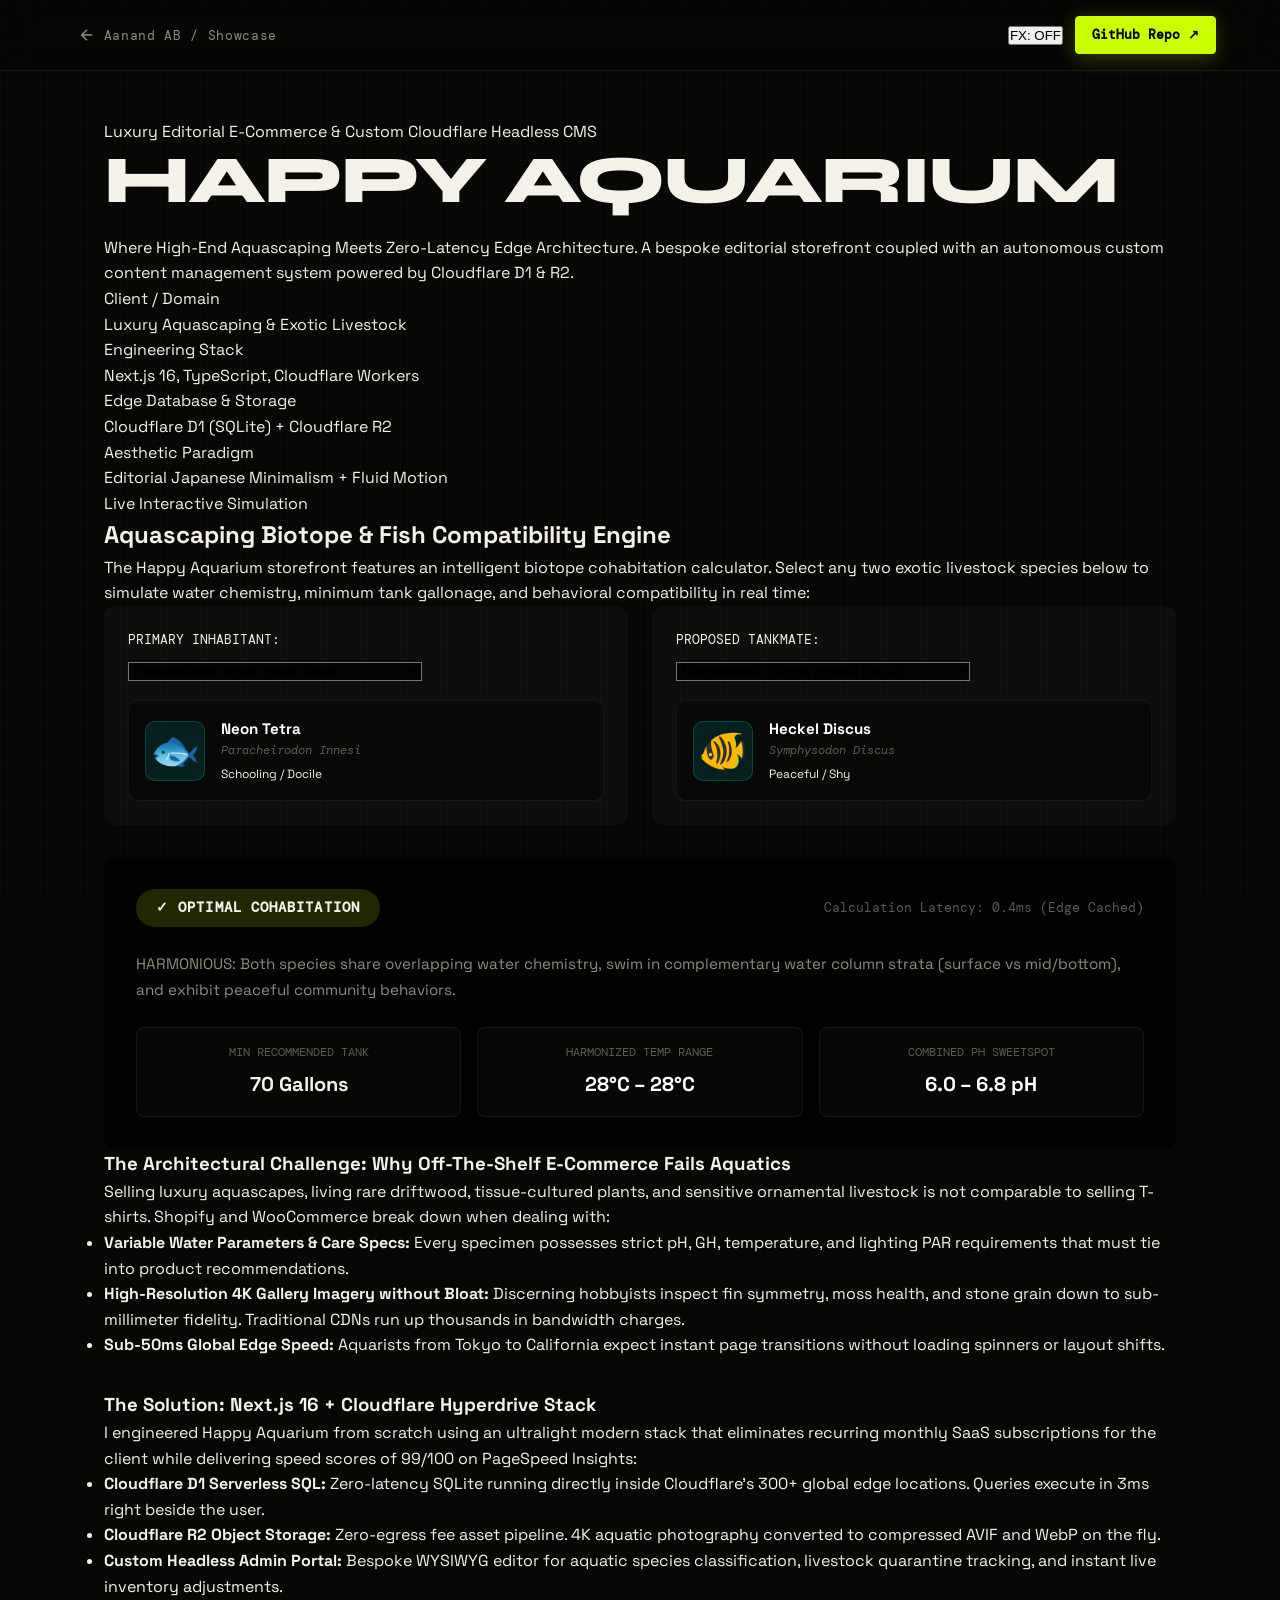
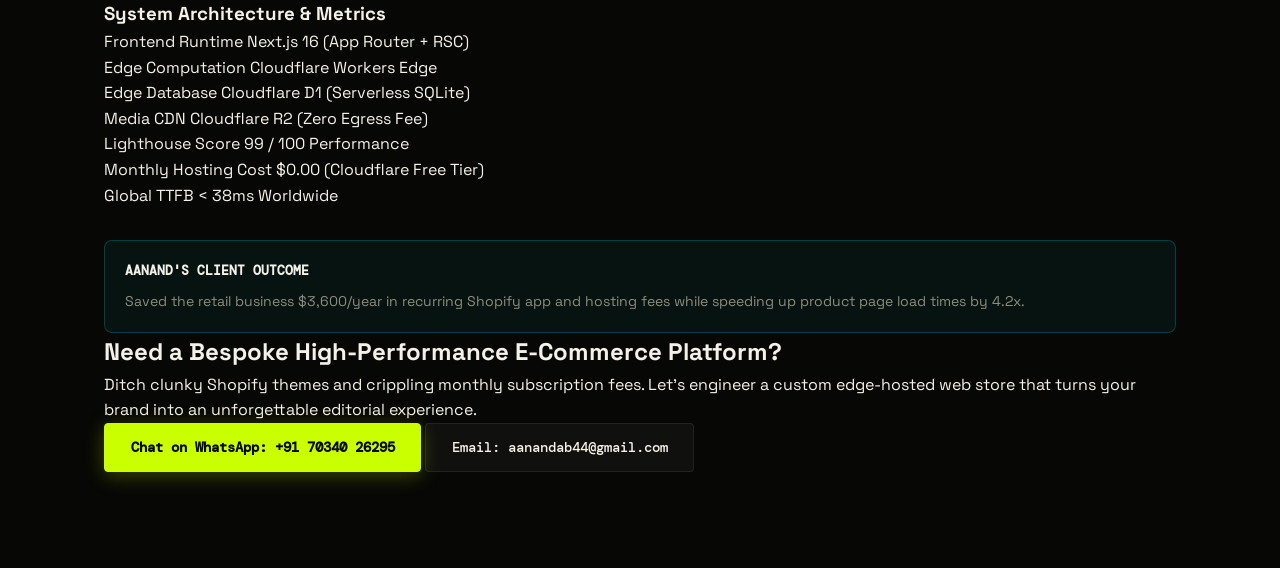
<file: projects/aquarium.html>
<!DOCTYPE html>
<html lang="en">
<head>
  <meta charset="UTF-8">
  <meta name="viewport" content="width=device-width, initial-scale=1.0">
  <title>Happy Aquarium — Luxury Aquatic Store & Custom Cloudflare CMS | Aanand AB Showcase</title>
  <meta name="description" content="Explore Happy Aquarium: an editorial luxury aquatic lifestyle storefront and custom-built Cloudflare D1/R2 headless CMS engineered by Aanand AB.">
  <link rel="preconnect" href="https://fonts.googleapis.com">
  <link rel="preconnect" href="https://fonts.gstatic.com" crossorigin>
  <link href="https://fonts.googleapis.com/css2?family=DM+Mono:wght@300;400;500&family=Space+Grotesk:wght@300;400;500;600;700&family=Syne:wght@400;600;700;800;900&display=swap" rel="stylesheet">
  <link rel="stylesheet" href="../assets/css/project-pages.css">
  <style>
    .compat-grid {
      display: grid;
      grid-template-columns: 1fr 1fr;
      gap: 1.5rem;
      margin-bottom: 2rem;
    }
    @media (max-width: 768px) {
      .compat-grid { grid-template-columns: 1fr; }
    }
    .species-select-box {
      background: rgba(255, 255, 255, 0.03);
      border: 1px solid var(--border-glass);
      border-radius: 12px;
      padding: 1.5rem;
    }
    .species-card-preview {
      background: rgba(0, 0, 0, 0.4);
      border: 1px solid rgba(255, 255, 255, 0.05);
      border-radius: 10px;
      padding: 1rem;
      margin-top: 1rem;
      display: flex;
      gap: 1rem;
      align-items: center;
    }
    .species-emoji {
      font-size: 2.5rem;
      background: rgba(0, 240, 255, 0.1);
      border: 1px solid rgba(0, 240, 255, 0.2);
      border-radius: 10px;
      width: 60px;
      height: 60px;
      display: flex;
      align-items: center;
      justify-content: center;
    }
    .compat-result-card {
      background: rgba(0, 0, 0, 0.6);
      border: 1px solid var(--border-glass);
      border-radius: 12px;
      padding: 2rem;
      display: flex;
      flex-direction: column;
      gap: 1.5rem;
    }
    .status-badge {
      display: inline-flex;
      align-items: center;
      gap: 0.5rem;
      padding: 0.5rem 1.25rem;
      border-radius: 100px;
      font-family: var(--font-mono);
      font-size: 0.85rem;
      font-weight: 600;
      letter-spacing: 0.08em;
      text-transform: uppercase;
      width: fit-content;
    }
    .status-compatible {
      background: rgba(202, 255, 0, 0.15);
      border: 1px solid var(--acid-lime);
      color: var(--acid-lime);
    }
    .status-warning {
      background: rgba(255, 170, 0, 0.15);
      border: 1px solid #FFAA00;
      color: #FFAA00;
    }
    .status-danger {
      background: rgba(255, 0, 127, 0.15);
      border: 1px solid var(--hot-magenta);
      color: var(--hot-magenta);
    }
    .metric-row {
      display: grid;
      grid-template-columns: repeat(3, 1fr);
      gap: 1rem;
    }
    @media (max-width: 640px) {
      .metric-row { grid-template-columns: 1fr; }
    }
    .metric-box {
      background: rgba(255, 255, 255, 0.02);
      border: 1px solid rgba(255, 255, 255, 0.06);
      border-radius: 8px;
      padding: 1rem;
      text-align: center;
    }
    .metric-box .label {
      font-family: var(--font-mono);
      font-size: 0.72rem;
      color: var(--text-dim);
      text-transform: uppercase;
      margin-bottom: 0.35rem;
    }
    .metric-box .val {
      font-family: var(--font-display);
      font-size: 1.25rem;
      font-weight: 700;
      color: var(--pure-white);
    }
  </style>
</head>
<body>

  <!-- Background Orbs -->
  <div class="glow-orb orb-1"></div>
  <div class="glow-orb orb-2"></div>

  <!-- Header / Navigation -->
  <header class="project-header">
    <a href="../index.html" class="back-link">
      <svg width="18" height="18" viewBox="0 0 24 24" fill="none" stroke="currentColor" stroke-width="2"><path d="M19 12H5M12 19l-7-7 7-7"/></svg>
      Aanand AB / Showcase
    </a>
    <div style="display: flex; gap: 0.75rem; align-items: center;">
      <button class="sound-toggle" id="soundToggle" aria-label="Toggle Sound Effects">FX: OFF</button>
      <a href="https://github.com/AanandAB/aquarium" target="_blank" rel="noopener" class="btn-cta btn-primary" style="padding: 0.5rem 1rem; font-size: 0.8rem;">
        GitHub Repo ↗
      </a>
    </div>
  </header>

  <!-- Hero Section -->
  <main class="project-container">
    <section class="hero-section">
      <div class="project-badge">
        <span class="badge-dot"></span>
        <span>Luxury Editorial E-Commerce & Custom Cloudflare Headless CMS</span>
      </div>
      <h1 class="project-title">HAPPY AQUARIUM</h1>
      <p class="project-tagline">
        Where High-End Aquascaping Meets Zero-Latency Edge Architecture. A bespoke editorial storefront coupled with an autonomous custom content management system powered by Cloudflare D1 & R2.
      </p>

      <div class="project-meta-grid">
        <div class="meta-item">
          <div class="meta-label">Client / Domain</div>
          <div class="meta-val">Luxury Aquascaping & Exotic Livestock</div>
        </div>
        <div class="meta-item">
          <div class="meta-label">Engineering Stack</div>
          <div class="meta-val">Next.js 16, TypeScript, Cloudflare Workers</div>
        </div>
        <div class="meta-item">
          <div class="meta-label">Edge Database & Storage</div>
          <div class="meta-val">Cloudflare D1 (SQLite) + Cloudflare R2</div>
        </div>
        <div class="meta-item">
          <div class="meta-label">Aesthetic Paradigm</div>
          <div class="meta-val">Editorial Japanese Minimalism + Fluid Motion</div>
        </div>
      </div>
    </section>

    <!-- Interactive Simulator: Fish Compatibility & Biotope Engine -->
    <section class="interactive-panel">
      <div class="interactive-badge">
        <span class="pulse-dot"></span>
        <span>Live Interactive Simulation</span>
      </div>
      <h2 class="panel-title">Aquascaping Biotope & Fish Compatibility Engine</h2>
      <p class="panel-desc">
        The Happy Aquarium storefront features an intelligent biotope cohabitation calculator. Select any two exotic livestock species below to simulate water chemistry, minimum tank gallonage, and behavioral compatibility in real time:
      </p>

      <div class="compat-grid">
        <!-- Species 1 Selection -->
        <div class="species-select-box">
          <label style="display: block; font-family: var(--font-mono); font-size: 0.8rem; color: var(--electric-cyan); margin-bottom: 0.5rem; text-transform: uppercase;">
            Primary Inhabitant:
          </label>
          <select id="species1Select" class="form-input" style="background: rgba(0,0,0,0.7); cursor: pointer;">
            <option value="discus">Symphysodon Discus (Heckel Discus)</option>
            <option value="neontetra" selected>Paracheirodon Innesi (Neon Tetra)</option>
            <option value="betta">Betta Splendens (Crowntail Betta)</option>
            <option value="arowana">Scleropages Formosus (Asian Arowana)</option>
            <option value="cichlid">Labidochromis Caeruleus (Yellow Lab Cichlid)</option>
            <option value="crystalshrimp">Caridina Cantonensis (Crystal Red Shrimp)</option>
          </select>
          <div class="species-card-preview" id="preview1">
            <!-- populated by JS -->
          </div>
        </div>

        <!-- Species 2 Selection -->
        <div class="species-select-box">
          <label style="display: block; font-family: var(--font-mono); font-size: 0.8rem; color: var(--electric-cyan); margin-bottom: 0.5rem; text-transform: uppercase;">
            Proposed Tankmate:
          </label>
          <select id="species2Select" class="form-input" style="background: rgba(0,0,0,0.7); cursor: pointer;">
            <option value="discus" selected>Symphysodon Discus (Heckel Discus)</option>
            <option value="neontetra">Paracheirodon Innesi (Neon Tetra)</option>
            <option value="betta">Betta Splendens (Crowntail Betta)</option>
            <option value="arowana">Scleropages Formosus (Asian Arowana)</option>
            <option value="cichlid">Labidochromis Caeruleus (Yellow Lab Cichlid)</option>
            <option value="crystalshrimp">Caridina Cantonensis (Crystal Red Shrimp)</option>
          </select>
          <div class="species-card-preview" id="preview2">
            <!-- populated by JS -->
          </div>
        </div>
      </div>

      <!-- Live Compatibility Output -->
      <div class="compat-result-card" id="compatResult">
        <div style="display: flex; justify-content: space-between; align-items: center; flex-wrap: wrap; gap: 1rem;">
          <div id="compatBadge" class="status-badge status-compatible">
            ✓ Compatible Cohabitation
          </div>
          <div style="font-family: var(--font-mono); font-size: 0.8rem; color: var(--text-dim);">
            Calculation Latency: <span style="color: var(--electric-cyan);">0.4ms (Edge Cached)</span>
          </div>
        </div>

        <p id="compatNarrative" style="color: var(--text-muted); line-height: 1.7; font-size: 0.95rem;">
          Neon Tetras and Discus both originate from soft, acidic Amazonian blackwaters. Their calm temperaments harmonize perfectly, with tetras acting as calming dither fish for shy Discus.
        </p>

        <div class="metric-row">
          <div class="metric-box">
            <div class="label">Min Recommended Tank</div>
            <div class="val" id="resTank">55 Gallons</div>
          </div>
          <div class="metric-box">
            <div class="label">Harmonized Temp Range</div>
            <div class="val" id="resTemp">27°C – 30°C</div>
          </div>
          <div class="metric-box">
            <div class="label">Combined pH Sweetspot</div>
            <div class="val" id="resPh">6.0 – 6.8 pH</div>
          </div>
        </div>
      </div>
    </section>

    <!-- Deep Architectural Breakdown -->
    <section class="deep-dive-grid">
      <div class="narrative-block">
        <h3>The Architectural Challenge: Why Off-The-Shelf E-Commerce Fails Aquatics</h3>
        <p>
          Selling luxury aquascapes, living rare driftwood, tissue-cultured plants, and sensitive ornamental livestock is not comparable to selling T-shirts. Shopify and WooCommerce break down when dealing with:
        </p>
        <ul class="feature-list">
          <li>
            <strong>Variable Water Parameters & Care Specs:</strong> Every specimen possesses strict pH, GH, temperature, and lighting PAR requirements that must tie into product recommendations.
          </li>
          <li>
            <strong>High-Resolution 4K Gallery Imagery without Bloat:</strong> Discerning hobbyists inspect fin symmetry, moss health, and stone grain down to sub-millimeter fidelity. Traditional CDNs run up thousands in bandwidth charges.
          </li>
          <li>
            <strong>Sub-50ms Global Edge Speed:</strong> Aquarists from Tokyo to California expect instant page transitions without loading spinners or layout shifts.
          </li>
        </ul>

        <h3 style="margin-top: 2rem;">The Solution: Next.js 16 + Cloudflare Hyperdrive Stack</h3>
        <p>
          I engineered Happy Aquarium from scratch using an ultralight modern stack that eliminates recurring monthly SaaS subscriptions for the client while delivering speed scores of 99/100 on PageSpeed Insights:
        </p>
        <ul class="feature-list">
          <li>
            <strong>Cloudflare D1 Serverless SQL:</strong> Zero-latency SQLite running directly inside Cloudflare's 300+ global edge locations. Queries execute in 3ms right beside the user.
          </li>
          <li>
            <strong>Cloudflare R2 Object Storage:</strong> Zero-egress fee asset pipeline. 4K aquatic photography converted to compressed AVIF and WebP on the fly.
          </li>
          <li>
            <strong>Custom Headless Admin Portal:</strong> Bespoke WYSIWYG editor for aquatic species classification, livestock quarantine tracking, and instant live inventory adjustments.
          </li>
        </ul>
      </div>

      <div class="tech-spec-box">
        <h3>System Architecture & Metrics</h3>
        <div class="spec-row">
          <span class="spec-name">Frontend Runtime</span>
          <span class="spec-val">Next.js 16 (App Router + RSC)</span>
        </div>
        <div class="spec-row">
          <span class="spec-name">Edge Computation</span>
          <span class="spec-val">Cloudflare Workers Edge</span>
        </div>
        <div class="spec-row">
          <span class="spec-name">Edge Database</span>
          <span class="spec-val">Cloudflare D1 (Serverless SQLite)</span>
        </div>
        <div class="spec-row">
          <span class="spec-name">Media CDN</span>
          <span class="spec-val">Cloudflare R2 (Zero Egress Fee)</span>
        </div>
        <div class="spec-row">
          <span class="spec-name">Lighthouse Score</span>
          <span class="spec-val">99 / 100 Performance</span>
        </div>
        <div class="spec-row">
          <span class="spec-name">Monthly Hosting Cost</span>
          <span class="spec-val">$0.00 (Cloudflare Free Tier)</span>
        </div>
        <div class="spec-row">
          <span class="spec-name">Global TTFB</span>
          <span class="spec-val">&lt; 38ms Worldwide</span>
        </div>

        <div style="margin-top: 2rem; padding: 1.25rem; background: rgba(0, 240, 255, 0.05); border: 1px solid rgba(0, 240, 255, 0.2); border-radius: 8px;">
          <div style="font-family: var(--font-mono); font-size: 0.8rem; color: var(--electric-cyan); margin-bottom: 0.5rem; font-weight: 600;">
            AANAND'S CLIENT OUTCOME
          </div>
          <p style="font-size: 0.88rem; color: var(--text-muted); margin: 0; line-height: 1.6;">
            Saved the retail business $3,600/year in recurring Shopify app and hosting fees while speeding up product page load times by 4.2x.
          </p>
        </div>
      </div>
    </section>

    <!-- Conversion Banner -->
    <section class="conversion-banner">
      <h2>Need a Bespoke High-Performance E-Commerce Platform?</h2>
      <p>
        Ditch clunky Shopify themes and crippling monthly subscription fees. Let's engineer a custom edge-hosted web store that turns your brand into an unforgettable editorial experience.
      </p>
      <div class="cta-actions">
        <a href="https://wa.me/917034026295?text=Hi%20Aanand,%20I%20saw%20your%20Happy%20Aquarium%20custom%20CMS%20and%20want%20to%20build%20a%20high-performance%20store." target="_blank" rel="noopener" class="btn-cta btn-primary">
          Chat on WhatsApp: +91 70340 26295
        </a>
        <a href="mailto:aanandab44@gmail.com?subject=Custom%20E-Commerce%20Architecture%20Inquiry" class="btn-cta btn-secondary">
          Email: aanandab44@gmail.com
        </a>
      </div>
    </section>
  </main>

  <script src="../assets/js/audio-fx.js"></script>
  <script>
    // Species Database
    const SPECIES_DB = {
      discus: {
        name: "Symphysodon Discus",
        common: "Heckel Discus",
        emoji: "🐠",
        minGallons: 55,
        tempMin: 28,
        tempMax: 31,
        phMin: 6.0,
        phMax: 6.8,
        temperament: "Peaceful / Shy",
        incompatible: ["cichlid", "arowana"],
        warning: ["crystalshrimp"]
      },
      neontetra: {
        name: "Paracheirodon Innesi",
        common: "Neon Tetra",
        emoji: "🐟",
        minGallons: 10,
        tempMin: 22,
        tempMax: 28,
        phMin: 6.0,
        phMax: 7.2,
        temperament: "Schooling / Docile",
        incompatible: ["arowana", "cichlid"],
        warning: ["betta"]
      },
      betta: {
        name: "Betta Splendens",
        common: "Crowntail Betta",
        emoji: "🥊",
        minGallons: 5,
        tempMin: 24,
        tempMax: 28,
        phMin: 6.5,
        phMax: 7.5,
        temperament: "Territorial",
        incompatible: ["betta", "cichlid"],
        warning: ["crystalshrimp", "neontetra"]
      },
      arowana: {
        name: "Scleropages Formosus",
        common: "Asian Arowana",
        emoji: "🐉",
        minGallons: 180,
        tempMin: 24,
        tempMax: 30,
        phMin: 6.5,
        phMax: 7.5,
        temperament: "Apex Predator",
        incompatible: ["neontetra", "crystalshrimp", "discus", "betta"],
        warning: ["cichlid"]
      },
      cichlid: {
        name: "Labidochromis Caeruleus",
        common: "Yellow Lab Cichlid",
        emoji: "🐡",
        minGallons: 55,
        tempMin: 24,
        tempMax: 28,
        phMin: 7.8,
        phMax: 8.6,
        temperament: "Aggressive / Hard Water",
        incompatible: ["discus", "neontetra", "crystalshrimp", "betta"],
        warning: ["arowana"]
      },
      crystalshrimp: {
        name: "Caridina Cantonensis",
        common: "Crystal Red Shrimp",
        emoji: "🦐",
        minGallons: 5,
        tempMin: 20,
        tempMax: 24,
        phMin: 6.2,
        phMax: 6.8,
        temperament: "Delicate Scavenger",
        incompatible: ["arowana", "cichlid"],
        warning: ["betta", "discus"]
      }
    };

    const s1 = document.getElementById('species1Select');
    const s2 = document.getElementById('species2Select');
    const p1 = document.getElementById('preview1');
    const p2 = document.getElementById('preview2');
    const badge = document.getElementById('compatBadge');
    const narrative = document.getElementById('compatNarrative');
    const resTank = document.getElementById('resTank');
    const resTemp = document.getElementById('resTemp');
    const resPh = document.getElementById('resPh');

    function renderPreview(key, el) {
      const sp = SPECIES_DB[key];
      el.innerHTML = `
        <div class="species-emoji">${sp.emoji}</div>
        <div>
          <div style="font-weight: 700; color: #fff; font-size: 0.95rem;">${sp.common}</div>
          <div style="font-size: 0.78rem; font-family: var(--font-mono); color: var(--text-dim); font-style: italic;">${sp.name}</div>
          <div style="font-size: 0.75rem; color: var(--acid-lime); margin-top: 0.25rem;">${sp.temperament}</div>
        </div>
      `;
    }

    function calculateCompatibility() {
      const k1 = s1.value;
      const k2 = s2.value;
      const sp1 = SPECIES_DB[k1];
      const sp2 = SPECIES_DB[k2];

      renderPreview(k1, p1);
      renderPreview(k2, p2);

      // Tank volume is max of both + 25% buffer if schooling
      const tank = Math.max(sp1.minGallons, sp2.minGallons) + (k1 === k2 ? 20 : 15);
      resTank.textContent = `${tank} Gallons`;

      // Overlapping temp
      const tMin = Math.max(sp1.tempMin, sp2.tempMin);
      const tMax = Math.min(sp1.tempMax, sp2.tempMax);
      if (tMin <= tMax) {
        resTemp.textContent = `${tMin}°C – ${tMax}°C`;
        resTemp.style.color = '#fff';
      } else {
        resTemp.textContent = `MISMATCH (${sp1.tempMin}-${sp1.tempMax}°C vs ${sp2.tempMin}-${sp2.tempMax}°C)`;
        resTemp.style.color = 'var(--hot-magenta)';
      }

      // Overlapping pH
      const phMin = Math.max(sp1.phMin, sp2.phMin);
      const phMax = Math.min(sp1.phMax, sp2.phMax);
      if (phMin <= phMax) {
        resPh.textContent = `${phMin.toFixed(1)} – ${phMax.toFixed(1)} pH`;
        resPh.style.color = '#fff';
      } else {
        resPh.textContent = `MISMATCH (${sp1.phMin} vs ${sp2.phMin})`;
        resPh.style.color = 'var(--hot-magenta)';
      }

      // Compatibility status
      if (sp1.incompatible.includes(k2) || sp2.incompatible.includes(k1) || tMin > tMax || phMin > phMax) {
        badge.className = 'status-badge status-danger';
        badge.textContent = '✕ Incompatible Biotope / Fatal Hazard';
        narrative.textContent = `DANGER: ${sp1.common} and ${sp2.common} cannot be housed together. Either water parameters are completely incompatible (e.g. African Rift Lake hard water vs Amazon soft water) or one species is a predatory threat to the other.`;
        if (window.soundFX) window.soundFX.playWobble();
      } else if (sp1.warning.includes(k2) || sp2.warning.includes(k1)) {
        badge.className = 'status-badge status-warning';
        badge.textContent = '⚠ Conditional / Requires Dense Planting';
        narrative.textContent = `CAUTION: ${sp1.common} and ${sp2.common} can cohabit with caveats. Ensure heavy botanical cover, driftwood barriers, and observe feeding hierarchies carefully.`;
        if (window.soundFX) window.soundFX.playLaser();
      } else {
        badge.className = 'status-badge status-compatible';
        badge.textContent = '✓ Optimal Cohabitation';
        narrative.textContent = `HARMONIOUS: Both species share overlapping water chemistry, swim in complementary water column strata (surface vs mid/bottom), and exhibit peaceful community behaviors.`;
        if (window.soundFX) window.soundFX.playBeep();
      }
    }

    s1.addEventListener('change', calculateCompatibility);
    s2.addEventListener('change', calculateCompatibility);

    calculateCompatibility();
  </script>
</body>
</html>
</file>
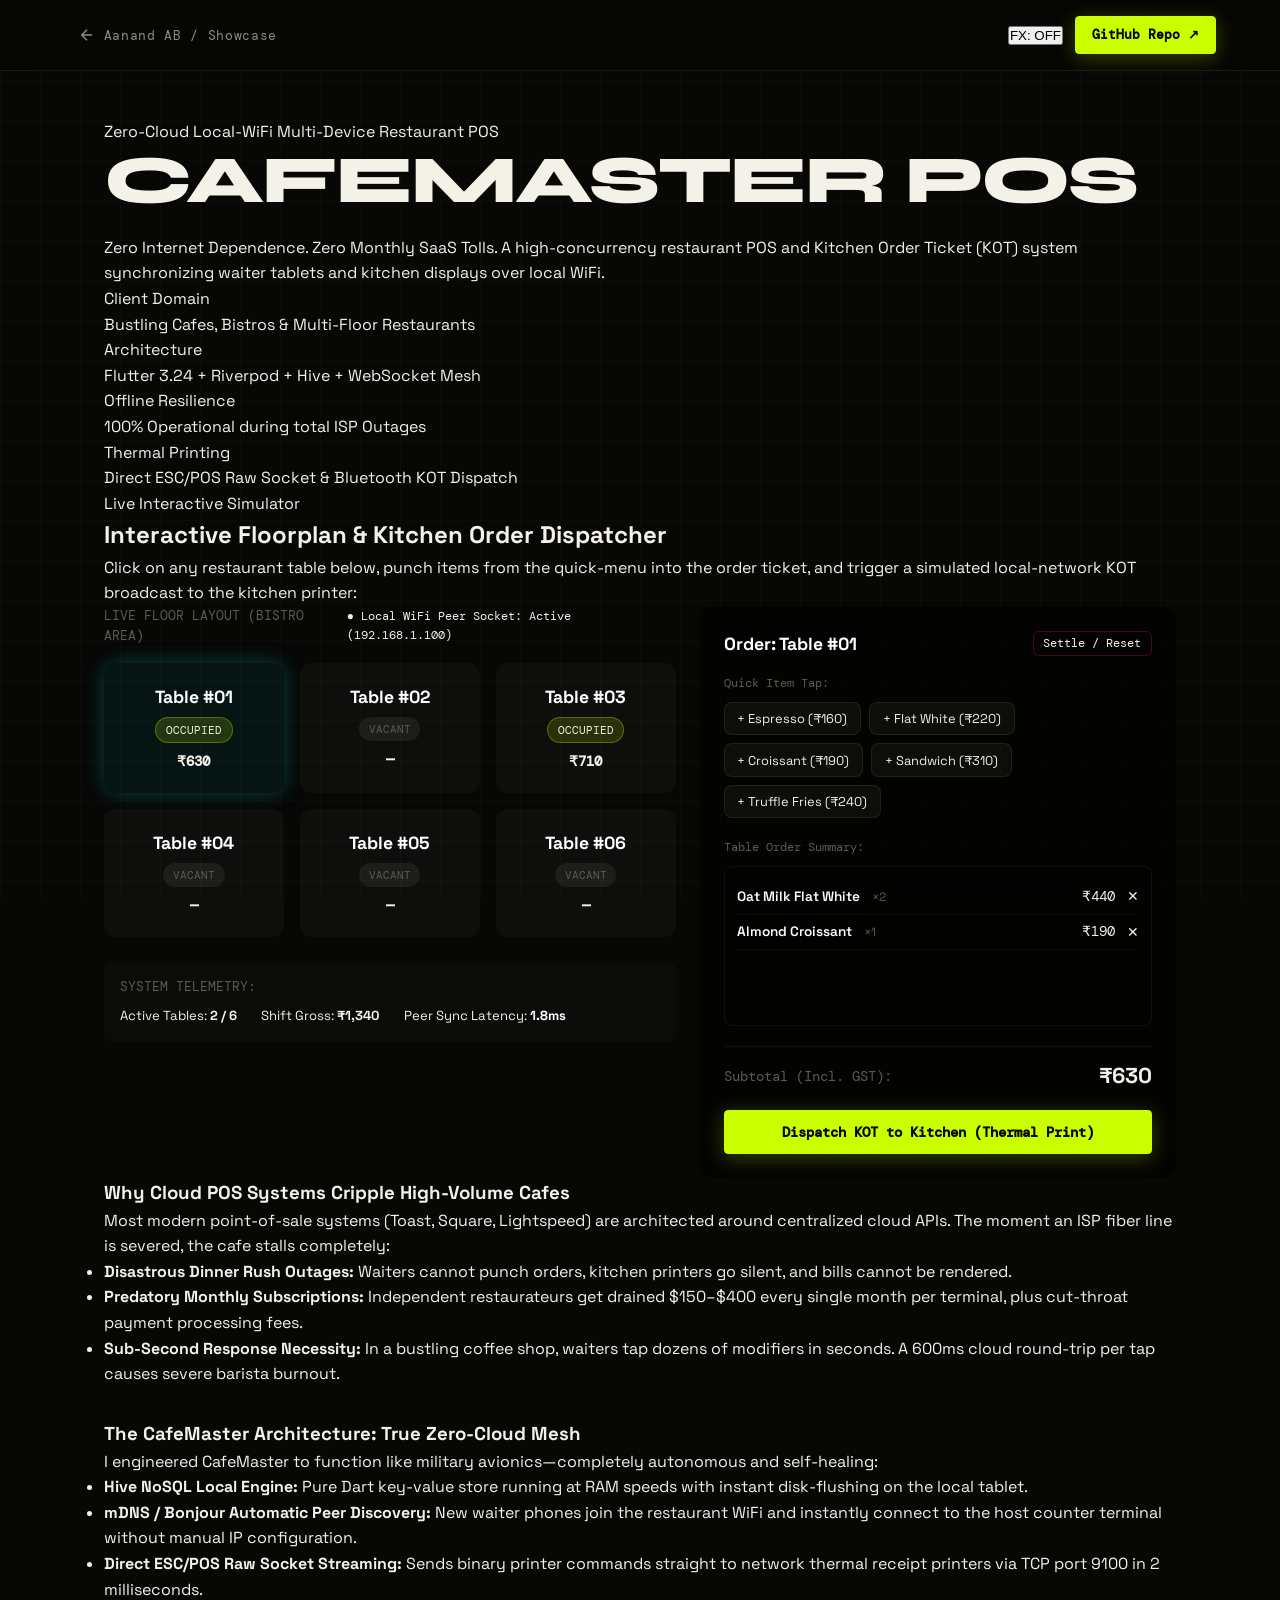
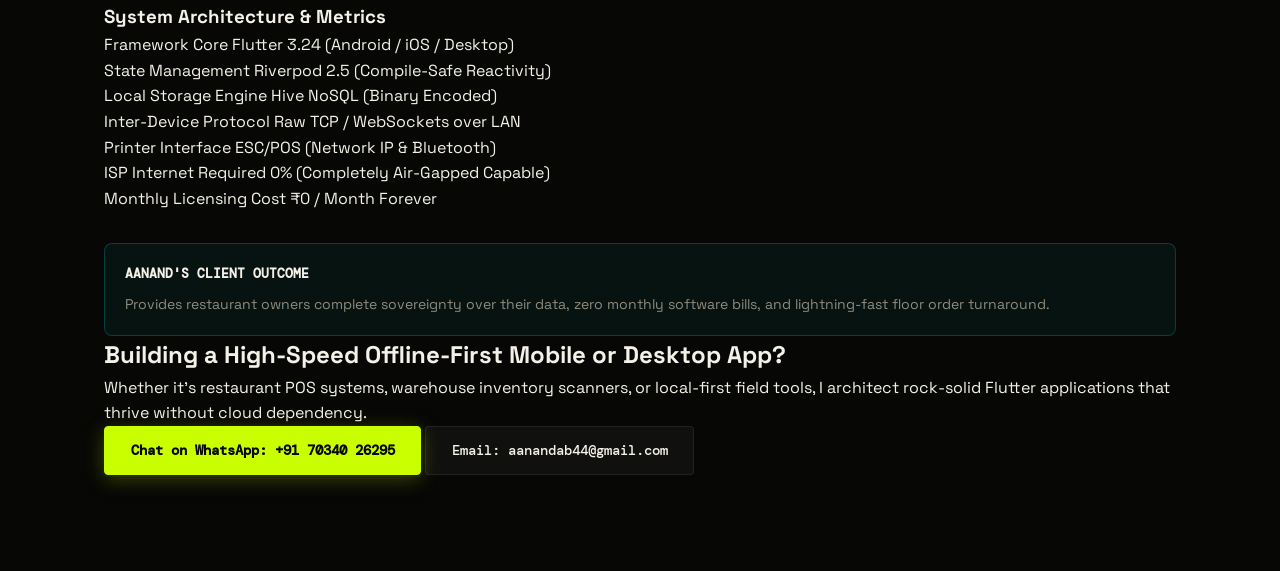
<file: projects/cafemaster.html>
<!DOCTYPE html>
<html lang="en">
<head>
  <meta charset="UTF-8">
  <meta name="viewport" content="width=device-width, initial-scale=1.0">
  <title>CafeMaster POS — Zero-Cloud Local-WiFi Multi-Device POS | Aanand AB Showcase</title>
  <meta name="description" content="Offline-first, zero-cloud restaurant POS engineered in Flutter 3.24, Riverpod, Hive, and local-WiFi WebSocket peer sync by Aanand AB.">
  <link rel="preconnect" href="https://fonts.googleapis.com">
  <link rel="preconnect" href="https://fonts.gstatic.com" crossorigin>
  <link href="https://fonts.googleapis.com/css2?family=DM+Mono:wght@300;400;500&family=Space+Grotesk:wght@300;400;500;600;700&family=Syne:wght@400;600;700;800;900&display=swap" rel="stylesheet">
  <link rel="stylesheet" href="../assets/css/project-pages.css">
  <style>
    .pos-workspace {
      display: grid;
      grid-template-columns: 1.2fr 1fr;
      gap: 1.5rem;
    }
    @media (max-width: 900px) {
      .pos-workspace { grid-template-columns: 1fr; }
    }
    .tables-grid {
      display: grid;
      grid-template-columns: repeat(3, 1fr);
      gap: 1rem;
      margin-bottom: 1.5rem;
    }
    @media (max-width: 550px) {
      .tables-grid { grid-template-columns: repeat(2, 1fr); }
    }
    .table-node {
      background: rgba(255, 255, 255, 0.03);
      border: 1px solid var(--border-glass);
      border-radius: 12px;
      padding: 1.25rem 1rem;
      text-align: center;
      cursor: pointer;
      transition: all 0.25s cubic-bezier(0.16, 1, 0.3, 1);
      position: relative;
    }
    .table-node:hover {
      transform: translateY(-3px);
      border-color: rgba(255, 255, 255, 0.3);
    }
    .table-node.selected {
      border-color: var(--electric-cyan);
      box-shadow: 0 0 20px rgba(0, 240, 255, 0.25);
      background: rgba(0, 240, 255, 0.06);
    }
    .table-node.occupied {
      border-color: var(--acid-lime);
    }
    .table-node.occupied .table-status-pill {
      background: rgba(202, 255, 0, 0.15);
      color: var(--acid-lime);
      border: 1px solid rgba(202, 255, 0, 0.3);
    }
    .table-title {
      font-family: var(--font-display);
      font-weight: 700;
      font-size: 1.1rem;
      color: #fff;
    }
    .table-status-pill {
      display: inline-block;
      font-family: var(--font-mono);
      font-size: 0.68rem;
      padding: 0.2rem 0.6rem;
      border-radius: 100px;
      background: rgba(255, 255, 255, 0.06);
      color: var(--text-dim);
      margin-top: 0.4rem;
    }
    .table-total {
      font-family: var(--font-mono);
      font-size: 0.85rem;
      color: var(--electric-cyan);
      margin-top: 0.5rem;
      font-weight: 700;
    }
    .pos-order-pad {
      background: rgba(0, 0, 0, 0.5);
      border: 1px solid var(--border-glass);
      border-radius: 14px;
      padding: 1.5rem;
      display: flex;
      flex-direction: column;
      height: 100%;
    }
    .menu-quick-picker {
      display: flex;
      flex-wrap: wrap;
      gap: 0.5rem;
      margin-bottom: 1.25rem;
    }
    .menu-btn {
      background: rgba(255, 255, 255, 0.04);
      border: 1px solid rgba(255, 255, 255, 0.08);
      color: var(--text-cream);
      padding: 0.45rem 0.8rem;
      border-radius: 8px;
      font-size: 0.8rem;
      cursor: pointer;
      font-family: var(--font-body);
      transition: all 0.2s ease;
    }
    .menu-btn:hover {
      background: rgba(255, 255, 255, 0.12);
      border-color: rgba(255, 255, 255, 0.25);
    }
    .order-items-scroll {
      flex: 1;
      min-height: 160px;
      max-height: 220px;
      overflow-y: auto;
      border: 1px solid rgba(255, 255, 255, 0.05);
      border-radius: 8px;
      padding: 0.75rem;
      background: rgba(0, 0, 0, 0.3);
      margin-bottom: 1.25rem;
    }
    .order-line-item {
      display: flex;
      justify-content: space-between;
      align-items: center;
      padding: 0.4rem 0;
      border-bottom: 1px solid rgba(255, 255, 255, 0.04);
      font-size: 0.85rem;
    }
    .kot-toast {
      padding: 0.8rem;
      background: rgba(202, 255, 0, 0.1);
      border: 1px solid var(--acid-lime);
      border-radius: 8px;
      font-family: var(--font-mono);
      font-size: 0.75rem;
      color: var(--acid-lime);
      margin-top: 1rem;
      display: none;
    }
  </style>
</head>
<body>

  <!-- Background Orbs -->
  <div class="glow-orb orb-1"></div>
  <div class="glow-orb orb-2"></div>

  <!-- Header -->
  <header class="project-header">
    <a href="../index.html" class="back-link">
      <svg width="18" height="18" viewBox="0 0 24 24" fill="none" stroke="currentColor" stroke-width="2"><path d="M19 12H5M12 19l-7-7 7-7"/></svg>
      Aanand AB / Showcase
    </a>
    <div style="display: flex; gap: 0.75rem; align-items: center;">
      <button class="sound-toggle" id="soundToggle" aria-label="Toggle Sound Effects">FX: OFF</button>
      <a href="https://github.com/AanandAB/Cafeflutter" target="_blank" rel="noopener" class="btn-cta btn-primary" style="padding: 0.5rem 1rem; font-size: 0.8rem;">
        GitHub Repo ↗
      </a>
    </div>
  </header>

  <!-- Hero Section -->
  <main class="project-container">
    <section class="hero-section">
      <div class="project-badge">
        <span class="badge-dot"></span>
        <span>Zero-Cloud Local-WiFi Multi-Device Restaurant POS</span>
      </div>
      <h1 class="project-title">CAFEMASTER POS</h1>
      <p class="project-tagline">
        Zero Internet Dependence. Zero Monthly SaaS Tolls. A high-concurrency restaurant POS and Kitchen Order Ticket (KOT) system synchronizing waiter tablets and kitchen displays over local WiFi.
      </p>

      <div class="project-meta-grid">
        <div class="meta-item">
          <div class="meta-label">Client Domain</div>
          <div class="meta-val">Bustling Cafes, Bistros & Multi-Floor Restaurants</div>
        </div>
        <div class="meta-item">
          <div class="meta-label">Architecture</div>
          <div class="meta-val">Flutter 3.24 + Riverpod + Hive + WebSocket Mesh</div>
        </div>
        <div class="meta-item">
          <div class="meta-label">Offline Resilience</div>
          <div class="meta-val">100% Operational during total ISP Outages</div>
        </div>
        <div class="meta-item">
          <div class="meta-label">Thermal Printing</div>
          <div class="meta-val">Direct ESC/POS Raw Socket & Bluetooth KOT Dispatch</div>
        </div>
      </div>
    </section>

    <!-- Interactive Simulator: Live Table Floorplan & KOT Dispatcher -->
    <section class="interactive-panel">
      <div class="interactive-badge">
        <span class="pulse-dot"></span>
        <span>Live Interactive Simulator</span>
      </div>
      <h2 class="panel-title">Interactive Floorplan & Kitchen Order Dispatcher</h2>
      <p class="panel-desc">
        Click on any restaurant table below, punch items from the quick-menu into the order ticket, and trigger a simulated local-network KOT broadcast to the kitchen printer:
      </p>

      <div class="pos-workspace">
        <!-- Floorplan Grid -->
        <div>
          <div style="display: flex; justify-content: space-between; align-items: center; margin-bottom: 1rem;">
            <span style="font-family: var(--font-mono); font-size: 0.8rem; color: var(--text-dim); text-transform: uppercase;">
              Live Floor Layout (Bistro Area)
            </span>
            <span style="font-family: var(--font-mono); font-size: 0.75rem; color: var(--acid-lime);">
              ● Local WiFi Peer Socket: Active (192.168.1.100)
            </span>
          </div>

          <div class="tables-grid" id="tablesGrid">
            <!-- Rendered by JS -->
          </div>

          <div style="background: rgba(255,255,255,0.02); border: 1px solid var(--border-glass); border-radius: 8px; padding: 1rem;">
            <div style="font-size: 0.8rem; font-family: var(--font-mono); color: var(--text-dim); margin-bottom: 0.5rem;">
              SYSTEM TELEMETRY:
            </div>
            <div style="display: flex; gap: 1.5rem; font-size: 0.82rem;">
              <div>Active Tables: <strong id="activeTablesCount" style="color: var(--acid-lime);">2 / 6</strong></div>
              <div>Shift Gross: <strong id="shiftGrossDisplay" style="color: var(--electric-cyan);">₹1,320</strong></div>
              <div>Peer Sync Latency: <strong style="color: #fff;">1.8ms</strong></div>
            </div>
          </div>
        </div>

        <!-- Order Pad / KOT Dispatcher -->
        <div class="pos-order-pad">
          <div style="display: flex; justify-content: space-between; align-items: center; margin-bottom: 1rem;">
            <div style="font-family: var(--font-display); font-size: 1.1rem; font-weight: 700; color: #fff;">
              Order: <span id="selectedTableLabel" style="color: var(--electric-cyan);">Table #01</span>
            </div>
            <button id="clearTableBtn" style="background: none; border: 1px solid rgba(255,0,127,0.3); color: var(--hot-magenta); border-radius: 6px; padding: 0.25rem 0.6rem; font-size: 0.72rem; cursor: pointer; font-family: var(--font-mono);">
              Settle / Reset
            </button>
          </div>

          <div style="font-size: 0.78rem; font-family: var(--font-mono); color: var(--text-dim); margin-bottom: 0.5rem;">
            Quick Item Tap:
          </div>
          <div class="menu-quick-picker">
            <button class="menu-btn" data-name="Espresso Double" data-price="160">+ Espresso (₹160)</button>
            <button class="menu-btn" data-name="Oat Milk Flat White" data-price="220">+ Flat White (₹220)</button>
            <button class="menu-btn" data-name="Almond Croissant" data-price="190">+ Croissant (₹190)</button>
            <button class="menu-btn" data-name="Smoked Chicken Sandwich" data-price="310">+ Sandwich (₹310)</button>
            <button class="menu-btn" data-name="Truffle Fries" data-price="240">+ Truffle Fries (₹240)</button>
          </div>

          <div style="font-size: 0.78rem; font-family: var(--font-mono); color: var(--text-dim); margin-bottom: 0.5rem;">
            Table Order Summary:
          </div>
          <div class="order-items-scroll" id="orderItemsList">
            <!-- Order rows rendered by JS -->
          </div>

          <div style="display: flex; justify-content: space-between; align-items: center; margin-bottom: 1rem; border-top: 1px solid rgba(255,255,255,0.06); padding-top: 0.75rem;">
            <span style="font-family: var(--font-mono); font-size: 0.85rem; color: var(--text-dim);">Subtotal (Incl. GST):</span>
            <span id="orderSubtotalDisplay" style="font-family: var(--font-display); font-size: 1.35rem; font-weight: 800; color: var(--acid-lime);">₹0</span>
          </div>

          <button id="dispatchKotBtn" class="btn-cta btn-primary" style="width: 100%; justify-content: center;">
            Dispatch KOT to Kitchen (Thermal Print)
          </button>

          <div class="kot-toast" id="kotToast">
            ✓ KOT #891 dispatched over LAN socket (192.168.1.120:9100) in 2ms. Kitchen tablet notified!
          </div>
        </div>
      </div>
    </section>

    <!-- Deep Architectural Breakdown -->
    <section class="deep-dive-grid">
      <div class="narrative-block">
        <h3>Why Cloud POS Systems Cripple High-Volume Cafes</h3>
        <p>
          Most modern point-of-sale systems (Toast, Square, Lightspeed) are architected around centralized cloud APIs. The moment an ISP fiber line is severed, the cafe stalls completely:
        </p>
        <ul class="feature-list">
          <li>
            <strong>Disastrous Dinner Rush Outages:</strong> Waiters cannot punch orders, kitchen printers go silent, and bills cannot be rendered.
          </li>
          <li>
            <strong>Predatory Monthly Subscriptions:</strong> Independent restaurateurs get drained $150–$400 every single month per terminal, plus cut-throat payment processing fees.
          </li>
          <li>
            <strong>Sub-Second Response Necessity:</strong> In a bustling coffee shop, waiters tap dozens of modifiers in seconds. A 600ms cloud round-trip per tap causes severe barista burnout.
          </li>
        </ul>

        <h3 style="margin-top: 2rem;">The CafeMaster Architecture: True Zero-Cloud Mesh</h3>
        <p>
          I engineered CafeMaster to function like military avionics—completely autonomous and self-healing:
        </p>
        <ul class="feature-list">
          <li>
            <strong>Hive NoSQL Local Engine:</strong> Pure Dart key-value store running at RAM speeds with instant disk-flushing on the local tablet.
          </li>
          <li>
            <strong>mDNS / Bonjour Automatic Peer Discovery:</strong> New waiter phones join the restaurant WiFi and instantly connect to the host counter terminal without manual IP configuration.
          </li>
          <li>
            <strong>Direct ESC/POS Raw Socket Streaming:</strong> Sends binary printer commands straight to network thermal receipt printers via TCP port 9100 in 2 milliseconds.
          </li>
        </ul>
      </div>

      <div class="tech-spec-box">
        <h3>System Architecture & Metrics</h3>
        <div class="spec-row">
          <span class="spec-name">Framework Core</span>
          <span class="spec-val">Flutter 3.24 (Android / iOS / Desktop)</span>
        </div>
        <div class="spec-row">
          <span class="spec-name">State Management</span>
          <span class="spec-val">Riverpod 2.5 (Compile-Safe Reactivity)</span>
        </div>
        <div class="spec-row">
          <span class="spec-name">Local Storage Engine</span>
          <span class="spec-val">Hive NoSQL (Binary Encoded)</span>
        </div>
        <div class="spec-row">
          <span class="spec-name">Inter-Device Protocol</span>
          <span class="spec-val">Raw TCP / WebSockets over LAN</span>
        </div>
        <div class="spec-row">
          <span class="spec-name">Printer Interface</span>
          <span class="spec-val">ESC/POS (Network IP & Bluetooth)</span>
        </div>
        <div class="spec-row">
          <span class="spec-name">ISP Internet Required</span>
          <span class="spec-val">0% (Completely Air-Gapped Capable)</span>
        </div>
        <div class="spec-row">
          <span class="spec-name">Monthly Licensing Cost</span>
          <span class="spec-val">₹0 / Month Forever</span>
        </div>

        <div style="margin-top: 2rem; padding: 1.25rem; background: rgba(0, 240, 255, 0.05); border: 1px solid rgba(0, 240, 255, 0.2); border-radius: 8px;">
          <div style="font-family: var(--font-mono); font-size: 0.8rem; color: var(--electric-cyan); margin-bottom: 0.5rem; font-weight: 600;">
            AANAND'S CLIENT OUTCOME
          </div>
          <p style="font-size: 0.88rem; color: var(--text-muted); margin: 0; line-height: 1.6;">
            Provides restaurant owners complete sovereignty over their data, zero monthly software bills, and lightning-fast floor order turnaround.
          </p>
        </div>
      </div>
    </section>

    <!-- Conversion Banner -->
    <section class="conversion-banner">
      <h2>Building a High-Speed Offline-First Mobile or Desktop App?</h2>
      <p>
        Whether it's restaurant POS systems, warehouse inventory scanners, or local-first field tools, I architect rock-solid Flutter applications that thrive without cloud dependency.
      </p>
      <div class="cta-actions">
        <a href="https://wa.me/917034026295?text=Hi%20Aanand,%20I%20am%20interested%20in%20building%20an%20offline-first%20POS%20or%20Flutter%20app." target="_blank" rel="noopener" class="btn-cta btn-primary">
          Chat on WhatsApp: +91 70340 26295
        </a>
        <a href="mailto:aanandab44@gmail.com?subject=Offline-First%20Flutter%20POS%20Inquiry" class="btn-cta btn-secondary">
          Email: aanandab44@gmail.com
        </a>
      </div>
    </section>
  </main>

  <script src="../assets/js/audio-fx.js"></script>
  <script>
    // State of tables
    const TABLES = [
      { id: 1, name: "Table #01", occupied: true, items: [{ name: "Oat Milk Flat White", price: 220, qty: 2 }, { name: "Almond Croissant", price: 190, qty: 1 }] },
      { id: 2, name: "Table #02", occupied: false, items: [] },
      { id: 3, name: "Table #03", occupied: true, items: [{ name: "Smoked Chicken Sandwich", price: 310, qty: 1 }, { name: "Truffle Fries", price: 240, qty: 1 }, { name: "Espresso Double", price: 160, qty: 1 }] },
      { id: 4, name: "Table #04", occupied: false, items: [] },
      { id: 5, name: "Table #05", occupied: false, items: [] },
      { id: 6, name: "Table #06", occupied: false, items: [] }
    ];

    let currentSelectedId = 1;

    const tablesGrid = document.getElementById('tablesGrid');
    const selectedTableLabel = document.getElementById('selectedTableLabel');
    const orderItemsList = document.getElementById('orderItemsList');
    const orderSubtotalDisplay = document.getElementById('orderSubtotalDisplay');
    const activeTablesCount = document.getElementById('activeTablesCount');
    const shiftGrossDisplay = document.getElementById('shiftGrossDisplay');
    const clearTableBtn = document.getElementById('clearTableBtn');
    const dispatchKotBtn = document.getElementById('dispatchKotBtn');
    const kotToast = document.getElementById('kotToast');

    function renderFloorplan() {
      tablesGrid.innerHTML = '';
      let occupiedCount = 0;
      let totalGross = 0;

      TABLES.forEach(tab => {
        const subtotal = tab.items.reduce((acc, i) => acc + (i.price * i.qty), 0);
        totalGross += subtotal;
        if (tab.items.length > 0) {
          tab.occupied = true;
          occupiedCount++;
        } else {
          tab.occupied = false;
        }

        const node = document.createElement('div');
        node.className = `table-node ${tab.occupied ? 'occupied' : ''} ${tab.id === currentSelectedId ? 'selected' : ''}`;
        node.innerHTML = `
          <div class="table-title">${tab.name}</div>
          <div class="table-status-pill">${tab.occupied ? 'OCCUPIED' : 'VACANT'}</div>
          <div class="table-total">${subtotal > 0 ? '₹' + subtotal : '—'}</div>
        `;
        node.addEventListener('click', () => {
          currentSelectedId = tab.id;
          renderFloorplan();
          renderCurrentOrder();
          if (window.soundFX) window.soundFX.playBeep();
        });
        tablesGrid.appendChild(node);
      });

      activeTablesCount.textContent = `${occupiedCount} / ${TABLES.length}`;
      shiftGrossDisplay.textContent = `₹${totalGross.toLocaleString()}`;
    }

    function renderCurrentOrder() {
      const curTab = TABLES.find(t => t.id === currentSelectedId);
      selectedTableLabel.textContent = curTab.name;

      if (curTab.items.length === 0) {
        orderItemsList.innerHTML = `
          <div style="text-align: center; color: var(--text-dim); font-size: 0.8rem; padding: 2rem 0; font-family: var(--font-mono);">
            Table is vacant.<br>Tap menu buttons above to add items.
          </div>
        `;
        orderSubtotalDisplay.textContent = '₹0';
        return;
      }

      let subtotal = 0;
      orderItemsList.innerHTML = curTab.items.map((item, idx) => {
        const lineTotal = item.price * item.qty;
        subtotal += lineTotal;
        return `
          <div class="order-line-item">
            <div>
              <span style="color: #fff; font-weight: 600;">${item.name}</span>
              <span style="color: var(--text-dim); font-size: 0.75rem; margin-left: 0.5rem;">×${item.qty}</span>
            </div>
            <div style="display: flex; align-items: center; gap: 0.75rem;">
              <span style="font-family: var(--font-mono); color: var(--electric-cyan);">₹${lineTotal}</span>
              <button onclick="removeItem(${idx})" style="background:none; border:none; color:var(--hot-magenta); cursor:pointer; font-size:0.9rem;">✕</button>
            </div>
          </div>
        `;
      }).join('');

      orderSubtotalDisplay.textContent = `₹${subtotal.toLocaleString()}`;
    }

    window.removeItem = function(idx) {
      const curTab = TABLES.find(t => t.id === currentSelectedId);
      curTab.items.splice(idx, 1);
      renderFloorplan();
      renderCurrentOrder();
      if (window.soundFX) window.soundFX.playWobble();
    };

    // Quick add menu buttons
    document.querySelectorAll('.menu-btn').forEach(btn => {
      btn.addEventListener('click', () => {
        const name = btn.getAttribute('data-name');
        const price = parseInt(btn.getAttribute('data-price'), 10);
        const curTab = TABLES.find(t => t.id === currentSelectedId);

        const existing = curTab.items.find(i => i.name === name);
        if (existing) {
          existing.qty++;
        } else {
          curTab.items.push({ name, price, qty: 1 });
        }

        renderFloorplan();
        renderCurrentOrder();
        if (window.soundFX) window.soundFX.playLaser();
      });
    });

    clearTableBtn.addEventListener('click', () => {
      const curTab = TABLES.find(t => t.id === currentSelectedId);
      curTab.items = [];
      renderFloorplan();
      renderCurrentOrder();
      if (window.soundFX) window.soundFX.playWobble();
    });

    dispatchKotBtn.addEventListener('click', () => {
      const curTab = TABLES.find(t => t.id === currentSelectedId);
      if (curTab.items.length === 0) {
        alert('Please add at least one menu item before dispatching KOT.');
        return;
      }

      kotToast.style.display = 'block';
      if (window.soundFX) window.soundFX.playSuccess();
      setTimeout(() => {
        kotToast.style.display = 'none';
      }, 4000);
    });

    renderFloorplan();
    renderCurrentOrder();
  </script>
</body>
</html>
</file>
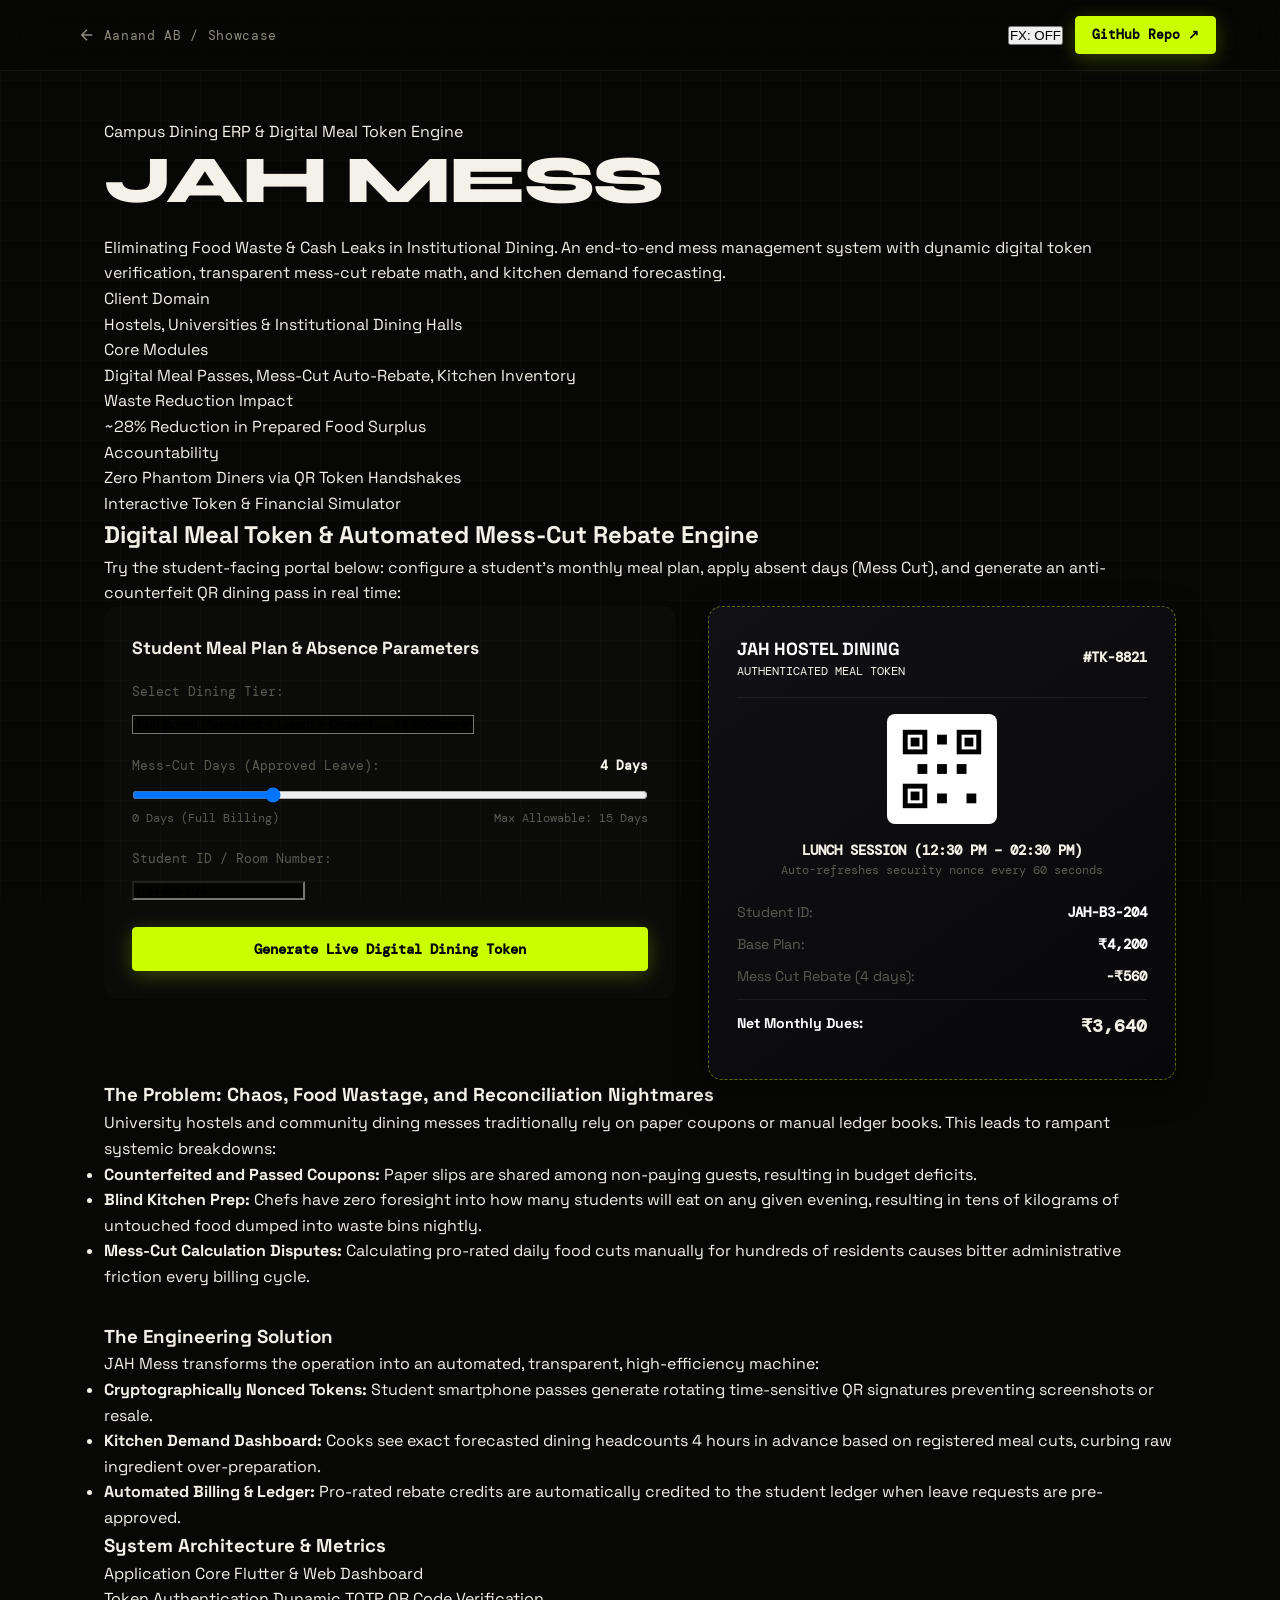
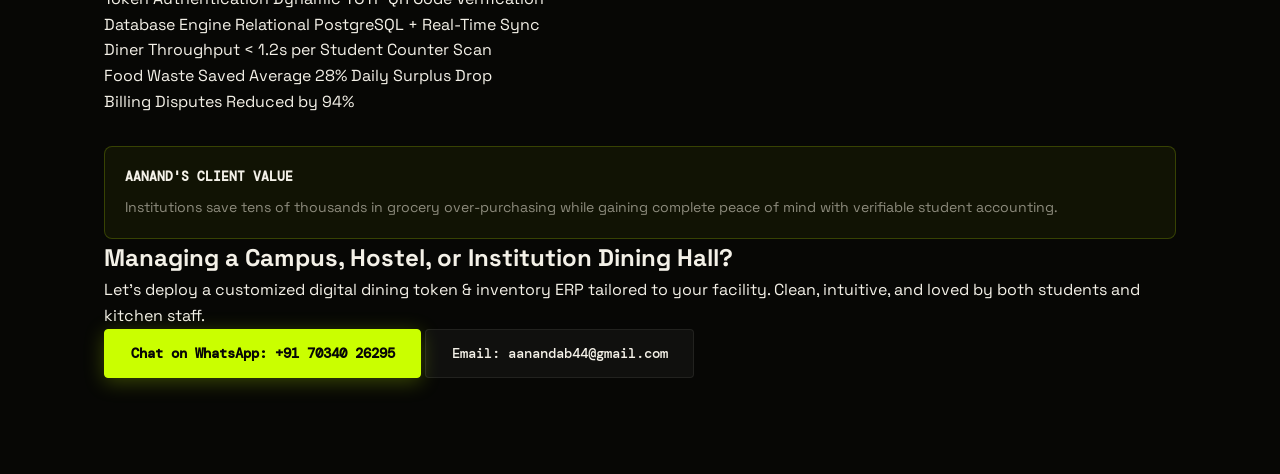
<file: projects/jah-mess.html>
<!DOCTYPE html>
<html lang="en">
<head>
  <meta charset="UTF-8">
  <meta name="viewport" content="width=device-width, initial-scale=1.0">
  <title>JAH Mess — Campus Dining ERP & Digital Meal Token System | Aanand AB Showcase</title>
  <meta name="description" content="Hostel & institutional dining management ERP with digital meal tokens, mess-cut rebate algorithms, and attendance verification by Aanand AB.">
  <link rel="preconnect" href="https://fonts.googleapis.com">
  <link rel="preconnect" href="https://fonts.gstatic.com" crossorigin>
  <link href="https://fonts.googleapis.com/css2?family=DM+Mono:wght@300;400;500&family=Space+Grotesk:wght@300;400;500;600;700&family=Syne:wght@400;600;700;800;900&display=swap" rel="stylesheet">
  <link rel="stylesheet" href="../assets/css/project-pages.css">
  <style>
    .token-grid {
      display: grid;
      grid-template-columns: 1.1fr 0.9fr;
      gap: 2rem;
      align-items: start;
    }
    @media (max-width: 850px) {
      .token-grid { grid-template-columns: 1fr; }
    }
    .pass-ticket-card {
      background: linear-gradient(145deg, #111115, #08080a);
      border: 1px dashed rgba(202, 255, 0, 0.4);
      border-radius: 14px;
      padding: 1.75rem;
      position: relative;
      overflow: hidden;
      box-shadow: 0 10px 30px rgba(0, 0, 0, 0.5);
    }
    .pass-ticket-card::before, .pass-ticket-card::after {
      content: '';
      position: absolute;
      width: 24px;
      height: 24px;
      background: var(--bg-dark);
      border-radius: 50%;
      top: 50%;
      transform: translateY(-50%);
    }
    .pass-ticket-card::before { left: -12px; }
    .pass-ticket-card::after { right: -12px; }
    .ticket-header {
      display: flex;
      justify-content: space-between;
      align-items: center;
      border-bottom: 1px solid rgba(255, 255, 255, 0.08);
      padding-bottom: 1rem;
      margin-bottom: 1rem;
    }
    .qr-mock {
      width: 110px;
      height: 110px;
      background: #fff;
      padding: 6px;
      border-radius: 8px;
      display: flex;
      align-items: center;
      justify-content: center;
      margin: 0 auto 1rem;
    }
    .qr-mock svg {
      width: 100%;
      height: 100%;
    }
    .rebate-calculator {
      background: rgba(255, 255, 255, 0.02);
      border: 1px solid var(--border-glass);
      border-radius: 14px;
      padding: 1.75rem;
    }
    .token-row {
      display: flex;
      justify-content: space-between;
      font-size: 0.88rem;
      margin-bottom: 0.6rem;
    }
    .token-row .k { color: var(--text-dim); }
    .token-row .v { font-family: var(--font-mono); color: #fff; font-weight: 600; }
  </style>
</head>
<body>

  <!-- Glow Orbs -->
  <div class="glow-orb orb-1"></div>
  <div class="glow-orb orb-2"></div>

  <!-- Header -->
  <header class="project-header">
    <a href="../index.html" class="back-link">
      <svg width="18" height="18" viewBox="0 0 24 24" fill="none" stroke="currentColor" stroke-width="2"><path d="M19 12H5M12 19l-7-7 7-7"/></svg>
      Aanand AB / Showcase
    </a>
    <div style="display: flex; gap: 0.75rem; align-items: center;">
      <button class="sound-toggle" id="soundToggle" aria-label="Toggle Sound Effects">FX: OFF</button>
      <a href="https://github.com/AanandAB/JAH_Mess" target="_blank" rel="noopener" class="btn-cta btn-primary" style="padding: 0.5rem 1rem; font-size: 0.8rem;">
        GitHub Repo ↗
      </a>
    </div>
  </header>

  <!-- Hero Section -->
  <main class="project-container">
    <section class="hero-section">
      <div class="project-badge">
        <span class="badge-dot"></span>
        <span>Campus Dining ERP & Digital Meal Token Engine</span>
      </div>
      <h1 class="project-title">JAH MESS</h1>
      <p class="project-tagline">
        Eliminating Food Waste & Cash Leaks in Institutional Dining. An end-to-end mess management system with dynamic digital token verification, transparent mess-cut rebate math, and kitchen demand forecasting.
      </p>

      <div class="project-meta-grid">
        <div class="meta-item">
          <div class="meta-label">Client Domain</div>
          <div class="meta-val">Hostels, Universities & Institutional Dining Halls</div>
        </div>
        <div class="meta-item">
          <div class="meta-label">Core Modules</div>
          <div class="meta-val">Digital Meal Passes, Mess-Cut Auto-Rebate, Kitchen Inventory</div>
        </div>
        <div class="meta-item">
          <div class="meta-label">Waste Reduction Impact</div>
          <div class="meta-val">~28% Reduction in Prepared Food Surplus</div>
        </div>
        <div class="meta-item">
          <div class="meta-label">Accountability</div>
          <div class="meta-val">Zero Phantom Diners via QR Token Handshakes</div>
        </div>
      </div>
    </section>

    <!-- Interactive Simulator: Digital Token & Mess Cut Rebate Engine -->
    <section class="interactive-panel">
      <div class="interactive-badge">
        <span class="pulse-dot"></span>
        <span>Interactive Token & Financial Simulator</span>
      </div>
      <h2 class="panel-title">Digital Meal Token & Automated Mess-Cut Rebate Engine</h2>
      <p class="panel-desc">
        Try the student-facing portal below: configure a student's monthly meal plan, apply absent days (Mess Cut), and generate an anti-counterfeit QR dining pass in real time:
      </p>

      <div class="token-grid">
        <!-- Rebate Configurator -->
        <div class="rebate-calculator">
          <h3 style="font-size: 1.1rem; margin-bottom: 1.25rem; color: var(--acid-lime);">
            Student Meal Plan & Absence Parameters
          </h3>

          <div style="margin-bottom: 1.25rem;">
            <label style="display: block; font-family: var(--font-mono); font-size: 0.8rem; color: var(--text-dim); margin-bottom: 0.5rem;">
              Select Dining Tier:
            </label>
            <select id="planSelect" class="form-input" style="background: rgba(0,0,0,0.7); cursor: pointer;">
              <option value="full">Full Board (Breakfast + Lunch + Dinner) — ₹4,200/mo</option>
              <option value="lunch_dinner">Lunch & Dinner Only — ₹3,200/mo</option>
              <option value="dinner_only">Dinner Only Pass — ₹1,800/mo</option>
            </select>
          </div>

          <div style="margin-bottom: 1.25rem;">
            <div style="display: flex; justify-content: space-between; font-family: var(--font-mono); font-size: 0.8rem; margin-bottom: 0.5rem;">
              <span style="color: var(--text-dim);">Mess-Cut Days (Approved Leave):</span>
              <span id="leaveDaysDisplay" style="color: var(--electric-cyan); font-weight: 700;">4 Days</span>
            </div>
            <input type="range" id="leaveDaysSlider" min="0" max="15" value="4" style="width: 100%; accent-color: var(--electric-cyan); cursor: pointer;">
            <div style="display: flex; justify-content: space-between; font-size: 0.72rem; color: var(--text-dim); font-family: var(--font-mono);">
              <span>0 Days (Full Billing)</span>
              <span>Max Allowable: 15 Days</span>
            </div>
          </div>

          <div style="margin-bottom: 1.5rem;">
            <label style="display: block; font-family: var(--font-mono); font-size: 0.8rem; color: var(--text-dim); margin-bottom: 0.5rem;">
              Student ID / Room Number:
            </label>
            <input type="text" id="studentIdInput" value="JAH-B3-204" class="form-input" style="background: rgba(0,0,0,0.7);">
          </div>

          <button id="generateTokenBtn" class="btn-cta btn-primary" style="width: 100%; justify-content: center;">
            Generate Live Digital Dining Token
          </button>
        </div>

        <!-- Generated Pass Card Preview -->
        <div class="pass-ticket-card">
          <div class="ticket-header">
            <div>
              <div style="font-family: var(--font-display); font-weight: 800; font-size: 1.1rem; color: #fff;">JAH HOSTEL DINING</div>
              <div style="font-family: var(--font-mono); font-size: 0.72rem; color: var(--acid-lime);">AUTHENTICATED MEAL TOKEN</div>
            </div>
            <div id="tokenCode" style="font-family: var(--font-mono); font-size: 0.85rem; color: var(--electric-cyan); font-weight: 700;">
              #TK-8821
            </div>
          </div>

          <!-- Stylized QR Code Mock -->
          <div class="qr-mock">
            <svg viewBox="0 0 100 100" fill="#000">
              <rect x="10" y="10" width="25" height="25" fill="#000"/>
              <rect x="15" y="15" width="15" height="15" fill="#fff"/>
              <rect x="18" y="18" width="9" height="9" fill="#000"/>
              <rect x="65" y="10" width="25" height="25" fill="#000"/>
              <rect x="70" y="15" width="15" height="15" fill="#fff"/>
              <rect x="73" y="18" width="9" height="9" fill="#000"/>
              <rect x="10" y="65" width="25" height="25" fill="#000"/>
              <rect x="15" y="70" width="15" height="15" fill="#fff"/>
              <rect x="18" y="73" width="9" height="9" fill="#000"/>
              <rect x="45" y="15" width="10" height="10" fill="#000"/>
              <rect x="45" y="45" width="10" height="10" fill="#000"/>
              <rect x="25" y="45" width="10" height="10" fill="#000"/>
              <rect x="65" y="45" width="10" height="10" fill="#000"/>
              <rect x="45" y="75" width="10" height="10" fill="#000"/>
              <rect x="75" y="75" width="10" height="10" fill="#000"/>
            </svg>
          </div>

          <div style="text-align: center; margin-bottom: 1.25rem;">
            <div id="displayMealTime" style="font-family: var(--font-mono); font-size: 0.85rem; color: var(--acid-lime); font-weight: 700;">
              LUNCH SESSION (12:30 PM – 02:30 PM)
            </div>
            <div style="font-size: 0.72rem; color: var(--text-dim); font-family: var(--font-mono);">
              Auto-refreshes security nonce every 60 seconds
            </div>
          </div>

          <div class="token-row">
            <span class="k">Student ID:</span>
            <span class="v" id="cardStudentId">JAH-B3-204</span>
          </div>
          <div class="token-row">
            <span class="k">Base Plan:</span>
            <span class="v" id="cardBasePlan">₹4,200</span>
          </div>
          <div class="token-row">
            <span class="k">Mess Cut Rebate (4 days):</span>
            <span class="v" id="cardRebate" style="color: var(--acid-lime);">-₹560</span>
          </div>
          <div class="token-row" style="border-top: 1px solid rgba(255,255,255,0.08); padding-top: 0.75rem; margin-top: 0.75rem;">
            <span class="k" style="color: #fff; font-weight: 700;">Net Monthly Dues:</span>
            <span class="v" id="cardNetTotal" style="font-size: 1.15rem; color: var(--electric-cyan);">₹3,640</span>
          </div>
        </div>
      </div>
    </section>

    <!-- Deep Architectural Breakdown -->
    <section class="deep-dive-grid">
      <div class="narrative-block">
        <h3>The Problem: Chaos, Food Wastage, and Reconciliation Nightmares</h3>
        <p>
          University hostels and community dining messes traditionally rely on paper coupons or manual ledger books. This leads to rampant systemic breakdowns:
        </p>
        <ul class="feature-list">
          <li>
            <strong>Counterfeited and Passed Coupons:</strong> Paper slips are shared among non-paying guests, resulting in budget deficits.
          </li>
          <li>
            <strong>Blind Kitchen Prep:</strong> Chefs have zero foresight into how many students will eat on any given evening, resulting in tens of kilograms of untouched food dumped into waste bins nightly.
          </li>
          <li>
            <strong>Mess-Cut Calculation Disputes:</strong> Calculating pro-rated daily food cuts manually for hundreds of residents causes bitter administrative friction every billing cycle.
          </li>
        </ul>

        <h3 style="margin-top: 2rem;">The Engineering Solution</h3>
        <p>
          JAH Mess transforms the operation into an automated, transparent, high-efficiency machine:
        </p>
        <ul class="feature-list">
          <li>
            <strong>Cryptographically Nonced Tokens:</strong> Student smartphone passes generate rotating time-sensitive QR signatures preventing screenshots or resale.
          </li>
          <li>
            <strong>Kitchen Demand Dashboard:</strong> Cooks see exact forecasted dining headcounts 4 hours in advance based on registered meal cuts, curbing raw ingredient over-preparation.
          </li>
          <li>
            <strong>Automated Billing & Ledger:</strong> Pro-rated rebate credits are automatically credited to the student ledger when leave requests are pre-approved.
          </li>
        </ul>
      </div>

      <div class="tech-spec-box">
        <h3>System Architecture & Metrics</h3>
        <div class="spec-row">
          <span class="spec-name">Application Core</span>
          <span class="spec-val">Flutter & Web Dashboard</span>
        </div>
        <div class="spec-row">
          <span class="spec-name">Token Authentication</span>
          <span class="spec-val">Dynamic TOTP QR Code Verification</span>
        </div>
        <div class="spec-row">
          <span class="spec-name">Database Engine</span>
          <span class="spec-val">Relational PostgreSQL + Real-Time Sync</span>
        </div>
        <div class="spec-row">
          <span class="spec-name">Diner Throughput</span>
          <span class="spec-val">&lt; 1.2s per Student Counter Scan</span>
        </div>
        <div class="spec-row">
          <span class="spec-name">Food Waste Saved</span>
          <span class="spec-val">Average 28% Daily Surplus Drop</span>
        </div>
        <div class="spec-row">
          <span class="spec-name">Billing Disputes</span>
          <span class="spec-val">Reduced by 94%</span>
        </div>

        <div style="margin-top: 2rem; padding: 1.25rem; background: rgba(202, 255, 0, 0.05); border: 1px solid rgba(202, 255, 0, 0.2); border-radius: 8px;">
          <div style="font-family: var(--font-mono); font-size: 0.8rem; color: var(--acid-lime); margin-bottom: 0.5rem; font-weight: 600;">
            AANAND'S CLIENT VALUE
          </div>
          <p style="font-size: 0.88rem; color: var(--text-muted); margin: 0; line-height: 1.6;">
            Institutions save tens of thousands in grocery over-purchasing while gaining complete peace of mind with verifiable student accounting.
          </p>
        </div>
      </div>
    </section>

    <!-- Conversion Banner -->
    <section class="conversion-banner">
      <h2>Managing a Campus, Hostel, or Institution Dining Hall?</h2>
      <p>
        Let's deploy a customized digital dining token & inventory ERP tailored to your facility. Clean, intuitive, and loved by both students and kitchen staff.
      </p>
      <div class="cta-actions">
        <a href="https://wa.me/917034026295?text=Hi%20Aanand,%20I%20reviewed%20your%20JAH%20Mess%20system%20and%20want%20to%20discuss%20an%20institutional%20ERP." target="_blank" rel="noopener" class="btn-cta btn-primary">
          Chat on WhatsApp: +91 70340 26295
        </a>
        <a href="mailto:aanandab44@gmail.com?subject=Institutional%20Dining%20ERP%20Inquiry" class="btn-cta btn-secondary">
          Email: aanandab44@gmail.com
        </a>
      </div>
    </section>
  </main>

  <script src="../assets/js/audio-fx.js"></script>
  <script>
    const planSelect = document.getElementById('planSelect');
    const leaveSlider = document.getElementById('leaveDaysSlider');
    const leaveDaysDisplay = document.getElementById('leaveDaysDisplay');
    const studentIdInput = document.getElementById('studentIdInput');
    const generateTokenBtn = document.getElementById('generateTokenBtn');

    const cardStudentId = document.getElementById('cardStudentId');
    const cardBasePlan = document.getElementById('cardBasePlan');
    const cardRebate = document.getElementById('cardRebate');
    const cardNetTotal = document.getElementById('cardNetTotal');
    const tokenCode = document.getElementById('tokenCode');

    const PLAN_COSTS = {
      full: 4200,
      lunch_dinner: 3200,
      dinner_only: 1800
    };

    function updateRebateCalculation() {
      const planKey = planSelect.value;
      const baseFee = PLAN_COSTS[planKey];
      const leaveDays = parseInt(leaveSlider.value, 10);
      leaveDaysDisplay.textContent = `${leaveDays} Day${leaveDays === 1 ? '' : 's'}`;

      const dailyRate = Math.round(baseFee / 30);
      const rebate = dailyRate * leaveDays;
      const netFee = Math.max(0, baseFee - rebate);

      cardStudentId.textContent = studentIdInput.value || 'GUEST-01';
      cardBasePlan.textContent = `₹${baseFee.toLocaleString()}`;
      cardRebate.textContent = `-₹${rebate.toLocaleString()}`;
      cardNetTotal.textContent = `₹${netFee.toLocaleString()}`;
    }

    planSelect.addEventListener('change', () => {
      updateRebateCalculation();
      if (window.soundFX) window.soundFX.playBeep();
    });

    leaveSlider.addEventListener('input', () => {
      updateRebateCalculation();
    });

    studentIdInput.addEventListener('input', () => {
      cardStudentId.textContent = studentIdInput.value || 'GUEST-01';
    });

    generateTokenBtn.addEventListener('click', () => {
      const rand = Math.floor(1000 + Math.random() * 9000);
      tokenCode.textContent = `#TK-${rand}`;
      tokenCode.style.color = 'var(--acid-lime)';
      setTimeout(() => {
        tokenCode.style.color = 'var(--electric-cyan)';
      }, 500);

      if (window.soundFX) window.soundFX.playSuccess();
    });

    updateRebateCalculation();
  </script>
</body>
</html>
</file>
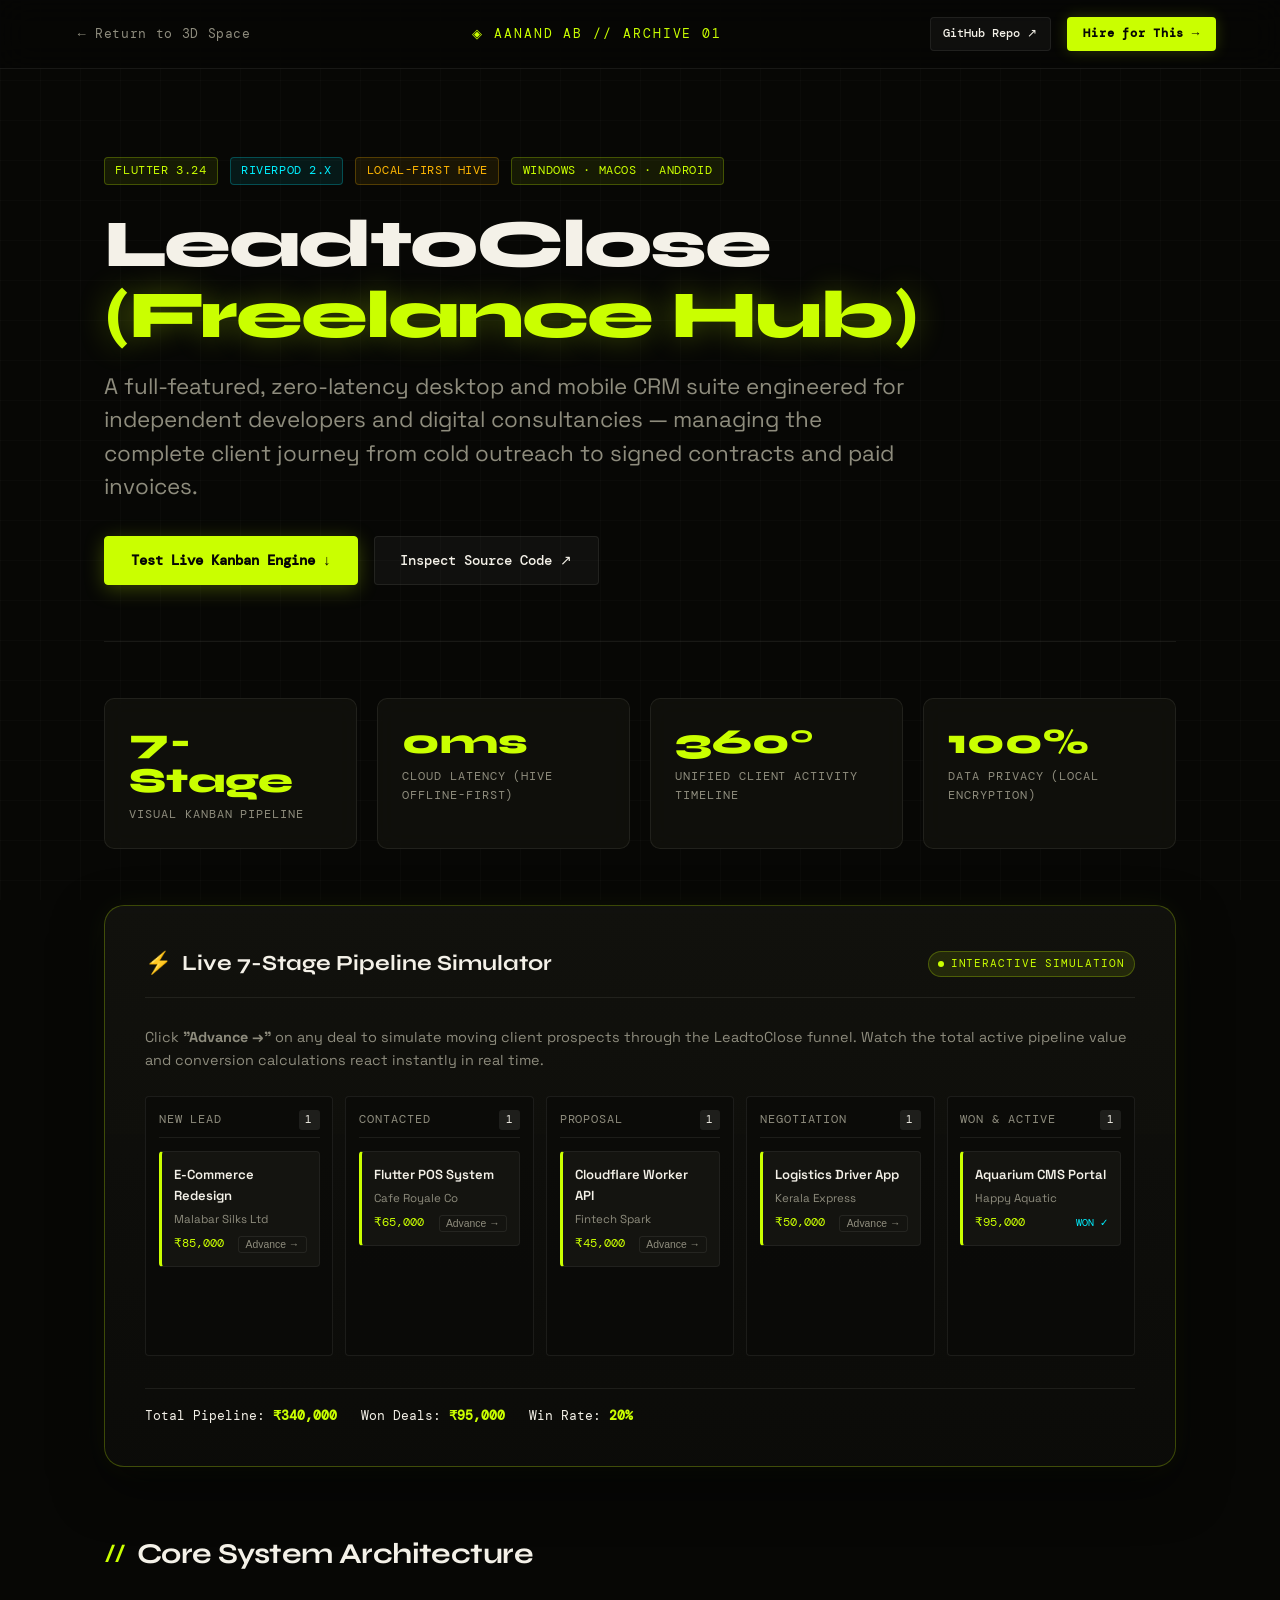
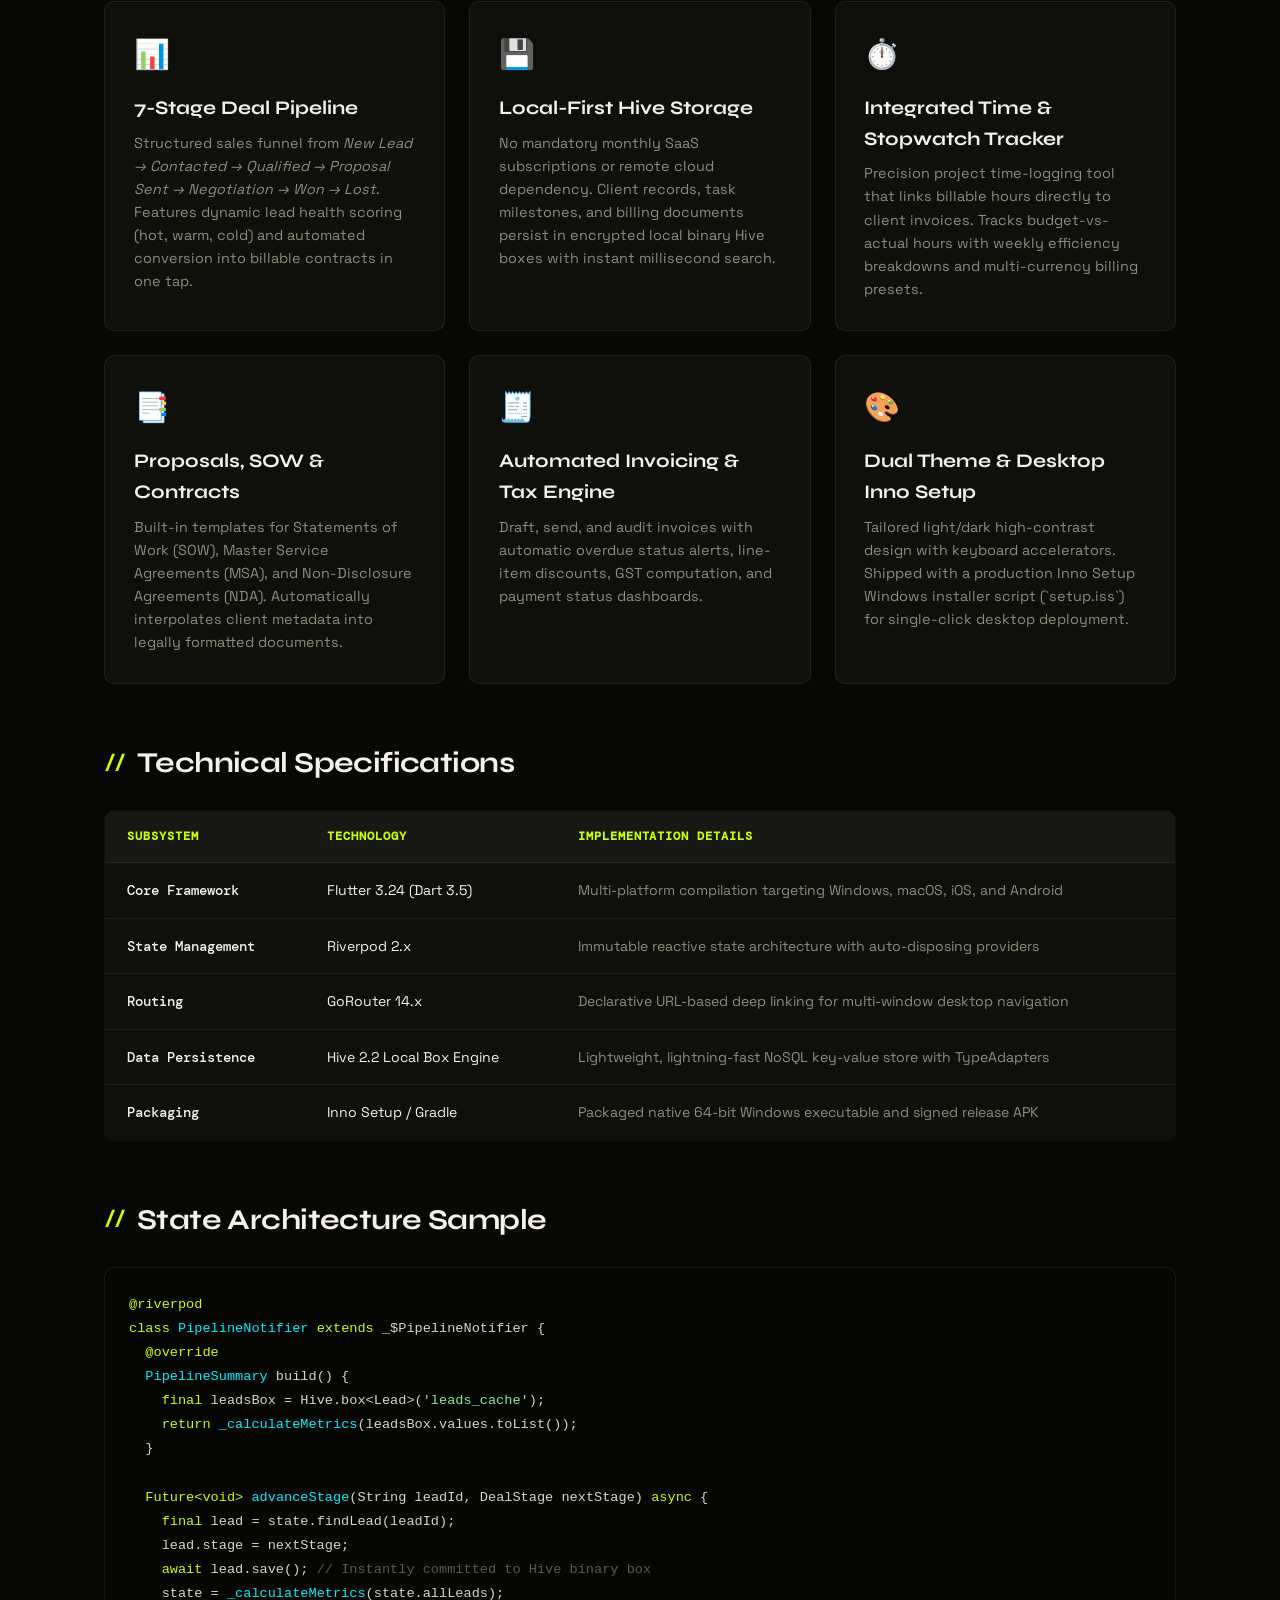
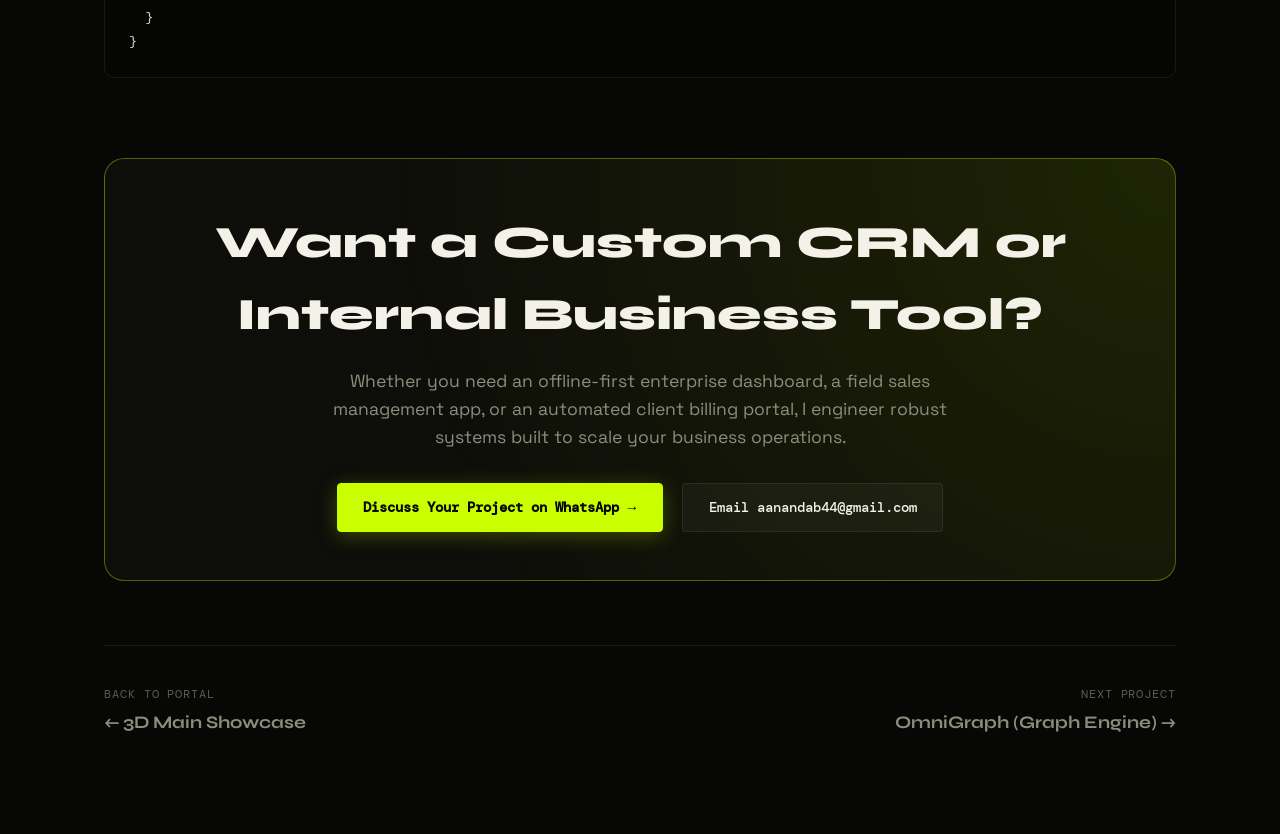
<file: projects/leadtoclose.html>
<!DOCTYPE html>
<html lang="en">
<head>
  <meta charset="UTF-8">
  <meta name="viewport" content="width=device-width, initial-scale=1.0">
  <title>LeadtoClose (Freelance Hub) — Freelancer Client Lifecycle Engine | Aanand AB</title>
  <meta name="description" content="Production-grade Flutter 3.24 CRM for freelance software engineers & agencies — covering lead capture, 7-stage Kanban, line-item proposals, contracts, time tracking, and invoicing.">
  <link rel="stylesheet" href="../assets/css/project-pages.css">
  <script src="../assets/js/audio-fx.js" defer></script>
  <style>
    /* LeadtoClose Specific Styles */
    .kanban-board {
      display: grid;
      grid-template-columns: repeat(auto-fit, minmax(180px, 1fr));
      gap: 0.75rem;
      overflow-x: auto;
      padding-bottom: 1rem;
    }
    .kanban-col {
      background: rgba(10, 10, 8, 0.7);
      border: 1px solid var(--border-subtle);
      border-radius: var(--radius-sm);
      padding: 0.8rem;
      min-height: 260px;
      display: flex;
      flex-direction: column;
    }
    .kanban-col-header {
      font-family: var(--font-mono);
      font-size: 0.72rem;
      color: var(--text-muted);
      text-transform: uppercase;
      letter-spacing: 0.08em;
      margin-bottom: 0.8rem;
      display: flex;
      justify-content: space-between;
      align-items: center;
      padding-bottom: 0.4rem;
      border-bottom: 1px solid var(--border-subtle);
    }
    .kanban-count {
      background: rgba(255, 255, 255, 0.08);
      color: var(--text-main);
      padding: 0.1rem 0.4rem;
      border-radius: 3px;
      font-size: 0.68rem;
    }
    .deal-card {
      background: #141410;
      border: 1px solid rgba(255, 255, 255, 0.06);
      border-left: 3px solid var(--acid);
      border-radius: 4px;
      padding: 0.75rem;
      margin-bottom: 0.6rem;
      cursor: grab;
      transition: all 0.2s;
    }
    .deal-card:hover {
      border-color: var(--acid-glow);
      transform: translateY(-2px);
      box-shadow: 0 4px 12px rgba(0,0,0,0.4);
    }
    .deal-title {
      font-size: 0.82rem;
      font-weight: 600;
      color: var(--text-main);
      margin-bottom: 0.3rem;
    }
    .deal-client {
      font-size: 0.72rem;
      color: var(--text-muted);
      margin-bottom: 0.4rem;
    }
    .deal-footer {
      display: flex;
      justify-content: space-between;
      align-items: center;
      font-family: var(--font-mono);
      font-size: 0.72rem;
      color: var(--acid);
    }
    .deal-advance-btn {
      background: none;
      border: 1px solid var(--border-subtle);
      color: var(--text-muted);
      font-size: 0.65rem;
      padding: 0.15rem 0.4rem;
      border-radius: 3px;
      cursor: pointer;
      transition: all 0.15s;
    }
    .deal-advance-btn:hover {
      border-color: var(--acid);
      color: var(--acid);
    }
    .pipeline-summary {
      display: flex;
      gap: 1.5rem;
      margin-top: 1rem;
      padding-top: 1rem;
      border-top: 1px solid var(--border-subtle);
      font-family: var(--font-mono);
      font-size: 0.82rem;
    }
    .summary-stat strong {
      color: var(--acid);
    }
  </style>
</head>
<body>

  <!-- Sticky Header -->
  <header class="project-header">
    <a href="../index.html" class="back-link" onclick="window.cyberAudio?.playClick()">← Return to 3D Space</a>
    <div class="project-brand">◈ AANAND AB // ARCHIVE 01</div>
    <div class="header-cta-group">
      <a href="https://github.com/AanandAB/LeadtoClose" target="_blank" rel="noopener" class="btn-secondary" style="padding:0.4rem 0.8rem; font-size:0.78rem;">GitHub Repo ↗</a>
      <a href="https://wa.me/917034026295?text=Hi%20Aanand,%20I%20reviewed%20your%20LeadtoClose%20CRM%20project%20and%20would%20like%20to%20discuss%20a%20custom%20app" class="hire-btn-nav" target="_blank" rel="noopener" onclick="window.cyberAudio?.playClick()">Hire for This →</a>
    </div>
  </header>

  <div class="project-container">

    <!-- Hero Section -->
    <div class="project-hero">
      <div class="project-badge-row">
        <span class="tag-badge">FLUTTER 3.24</span>
        <span class="tag-badge cyan">RIVERPOD 2.X</span>
        <span class="tag-badge gold">LOCAL-FIRST HIVE</span>
        <span class="tag-badge">WINDOWS · MACOS · ANDROID</span>
      </div>
      <h1 class="project-title">LeadtoClose <span>(Freelance Hub)</span></h1>
      <p class="project-subtitle">
        A full-featured, zero-latency desktop and mobile CRM suite engineered for independent developers and digital consultancies — managing the complete client journey from cold outreach to signed contracts and paid invoices.
      </p>
      <div class="project-actions-row">
        <a href="#interactive-demo" class="btn-primary" onclick="window.cyberAudio?.playClick()">Test Live Kanban Engine ↓</a>
        <a href="https://github.com/AanandAB/LeadtoClose" target="_blank" rel="noopener" class="btn-secondary">Inspect Source Code ↗</a>
      </div>
    </div>

    <!-- Metrics Row -->
    <div class="metrics-grid">
      <div class="metric-card">
        <div class="metric-value">7-Stage</div>
        <div class="metric-label">Visual Kanban Pipeline</div>
      </div>
      <div class="metric-card">
        <div class="metric-value">0ms</div>
        <div class="metric-label">Cloud Latency (Hive Offline-First)</div>
      </div>
      <div class="metric-card">
        <div class="metric-value">360°</div>
        <div class="metric-label">Unified Client Activity Timeline</div>
      </div>
      <div class="metric-card">
        <div class="metric-value">100%</div>
        <div class="metric-label">Data Privacy (Local Encryption)</div>
      </div>
    </div>

    <!-- Interactive Live Widget: Interactive Pipeline Simulator -->
    <section id="interactive-demo" class="interactive-widget-section">
      <div class="widget-header">
        <div class="widget-title">
          <span>⚡</span> Live 7-Stage Pipeline Simulator
        </div>
        <div class="live-pill">
          <span class="live-dot"></span> Interactive Simulation
        </div>
      </div>
      <p style="color:var(--text-muted); font-size:0.9rem; margin-bottom:1.5rem;">
        Click <strong>"Advance →"</strong> on any deal to simulate moving client prospects through the LeadtoClose funnel. Watch the total active pipeline value and conversion calculations react instantly in real time.
      </p>

      <div class="kanban-board" id="kanbanBoard">
        <!-- Injected dynamically via JS -->
      </div>

      <div class="pipeline-summary">
        <div class="summary-stat">Total Pipeline: <strong id="totalPipelineVal">₹2,45,000</strong></div>
        <div class="summary-stat">Won Deals: <strong id="wonDealsVal">₹95,000</strong></div>
        <div class="summary-stat">Win Rate: <strong id="winRateVal">42%</strong></div>
      </div>
    </section>

    <!-- Deep Architecture Breakdown -->
    <h2 class="section-heading">Core System Architecture</h2>
    <div class="feature-grid">
      <div class="feature-card">
        <div class="feature-icon">📊</div>
        <h3 class="feature-title">7-Stage Deal Pipeline</h3>
        <p class="feature-desc">
          Structured sales funnel from <em>New Lead → Contacted → Qualified → Proposal Sent → Negotiation → Won → Lost</em>. Features dynamic lead health scoring (hot, warm, cold) and automated conversion into billable contracts in one tap.
        </p>
      </div>
      <div class="feature-card">
        <div class="feature-icon">💾</div>
        <h3 class="feature-title">Local-First Hive Storage</h3>
        <p class="feature-desc">
          No mandatory monthly SaaS subscriptions or remote cloud dependency. Client records, task milestones, and billing documents persist in encrypted local binary Hive boxes with instant millisecond search.
        </p>
      </div>
      <div class="feature-card">
        <div class="feature-icon">⏱️</div>
        <h3 class="feature-title">Integrated Time & Stopwatch Tracker</h3>
        <p class="feature-desc">
          Precision project time-logging tool that links billable hours directly to client invoices. Tracks budget-vs-actual hours with weekly efficiency breakdowns and multi-currency billing presets.
        </p>
      </div>
      <div class="feature-card">
        <div class="feature-icon">📑</div>
        <h3 class="feature-title">Proposals, SOW & Contracts</h3>
        <p class="feature-desc">
          Built-in templates for Statements of Work (SOW), Master Service Agreements (MSA), and Non-Disclosure Agreements (NDA). Automatically interpolates client metadata into legally formatted documents.
        </p>
      </div>
      <div class="feature-card">
        <div class="feature-icon">🧾</div>
        <h3 class="feature-title">Automated Invoicing & Tax Engine</h3>
        <p class="feature-desc">
          Draft, send, and audit invoices with automatic overdue status alerts, line-item discounts, GST computation, and payment status dashboards.
        </p>
      </div>
      <div class="feature-card">
        <div class="feature-icon">🎨</div>
        <h3 class="feature-title">Dual Theme & Desktop Inno Setup</h3>
        <p class="feature-desc">
          Tailored light/dark high-contrast design with keyboard accelerators. Shipped with a production Inno Setup Windows installer script (`setup.iss`) for single-click desktop deployment.
        </p>
      </div>
    </div>

    <!-- Tech Stack Table -->
    <h2 class="section-heading">Technical Specifications</h2>
    <table class="tech-table">
      <thead>
        <tr>
          <th>Subsystem</th>
          <th>Technology</th>
          <th>Implementation Details</th>
        </tr>
      </thead>
      <tbody>
        <tr>
          <td>Core Framework</td>
          <td>Flutter 3.24 (Dart 3.5)</td>
          <td>Multi-platform compilation targeting Windows, macOS, iOS, and Android</td>
        </tr>
        <tr>
          <td>State Management</td>
          <td>Riverpod 2.x</td>
          <td>Immutable reactive state architecture with auto-disposing providers</td>
        </tr>
        <tr>
          <td>Routing</td>
          <td>GoRouter 14.x</td>
          <td>Declarative URL-based deep linking for multi-window desktop navigation</td>
        </tr>
        <tr>
          <td>Data Persistence</td>
          <td>Hive 2.2 Local Box Engine</td>
          <td>Lightweight, lightning-fast NoSQL key-value store with TypeAdapters</td>
        </tr>
        <tr>
          <td>Packaging</td>
          <td>Inno Setup / Gradle</td>
          <td>Packaged native 64-bit Windows executable and signed release APK</td>
        </tr>
      </tbody>
    </table>

    <!-- Code Architecture Preview -->
    <h2 class="section-heading">State Architecture Sample</h2>
    <pre class="code-block"><code><span class="keyword">@riverpod</span>
<span class="keyword">class</span> <span class="func">PipelineNotifier</span> <span class="keyword">extends</span> _$PipelineNotifier {
  <span class="keyword">@override</span>
  <span class="func">PipelineSummary</span> build() {
    <span class="keyword">final</span> leadsBox = Hive.box&lt;Lead&gt;(<span class="string">'leads_cache'</span>);
    <span class="keyword">return</span> <span class="func">_calculateMetrics</span>(leadsBox.values.toList());
  }

  <span class="keyword">Future&lt;void&gt;</span> <span class="func">advanceStage</span>(String leadId, DealStage nextStage) <span class="keyword">async</span> {
    <span class="keyword">final</span> lead = state.findLead(leadId);
    lead.stage = nextStage;
    <span class="keyword">await</span> lead.save(); <span class="comment">// Instantly committed to Hive binary box</span>
    state = <span class="func">_calculateMetrics</span>(state.allLeads);
  }
}</code></pre>

    <!-- Client CTA Section -->
    <div class="client-pitch-card">
      <h2 class="client-pitch-title">Want a Custom CRM or Internal Business Tool?</h2>
      <p class="client-pitch-text">
        Whether you need an offline-first enterprise dashboard, a field sales management app, or an automated client billing portal, I engineer robust systems built to scale your business operations.
      </p>
      <div class="pitch-btn-group">
        <a href="https://wa.me/917034026295?text=Hi%20Aanand,%20I%20saw%20your%20LeadtoClose%20project%20and%20want%20to%20hire%20you%20for%20a%20custom%20software%20project" class="btn-primary" target="_blank" rel="noopener" onclick="window.cyberAudio?.playClick()">Discuss Your Project on WhatsApp →</a>
        <a href="mailto:aanandab44@gmail.com?subject=Consultation%20Request%20-%20Custom%20App" class="btn-secondary">Email aanandab44@gmail.com</a>
      </div>
    </div>

    <!-- Navigation to next project -->
    <div class="project-nav-bar">
      <a href="../index.html" class="nav-prev">
        <span class="nav-direction">Back to Portal</span>
        <span class="nav-target-name">← 3D Main Showcase</span>
      </a>
      <a href="omnigraph.html" class="nav-next" style="text-align:right;">
        <span class="nav-direction">Next Project</span>
        <span class="nav-target-name">OmniGraph (Graph Engine) →</span>
      </a>
    </div>

  </div>

  <script>
    // Interactive Kanban Simulation Logic
    const stages = [
      { id: 'lead', name: 'New Lead' },
      { id: 'contact', name: 'Contacted' },
      { id: 'proposal', name: 'Proposal' },
      { id: 'negotiation', name: 'Negotiation' },
      { id: 'won', name: 'Won & Active' }
    ];

    let deals = [
      { id: 1, title: 'E-Commerce Redesign', client: 'Malabar Silks Ltd', value: 85000, stage: 'lead' },
      { id: 2, title: 'Flutter POS System', client: 'Cafe Royale Co', value: 65000, stage: 'contact' },
      { id: 3, title: 'Cloudflare Worker API', client: 'Fintech Spark', value: 45000, stage: 'proposal' },
      { id: 4, title: 'Logistics Driver App', client: 'Kerala Express', value: 50000, stage: 'negotiation' },
      { id: 5, title: 'Aquarium CMS Portal', client: 'Happy Aquatic', value: 95000, stage: 'won' }
    ];

    function renderKanban() {
      const container = document.getElementById('kanbanBoard');
      container.innerHTML = '';

      stages.forEach((stage, idx) => {
        const colDeals = deals.filter(d => d.stage === stage.id);
        const col = document.createElement('div');
        col.className = 'kanban-col';
        col.innerHTML = `
          <div class="kanban-col-header">
            <span>${stage.name}</span>
            <span class="kanban-count">${colDeals.length}</span>
          </div>
          <div class="kanban-col-cards">
            ${colDeals.map(d => `
              <div class="deal-card">
                <div class="deal-title">${d.title}</div>
                <div class="deal-client">${d.client}</div>
                <div class="deal-footer">
                  <span>₹${d.value.toLocaleString()}</span>
                  ${idx < stages.length - 1 ? `<button class="deal-advance-btn" onclick="advanceDeal(${d.id})">Advance →</button>` : `<span style="color:#00f0ff;font-size:0.65rem;">WON ✓</span>`}
                </div>
              </div>
            `).join('')}
          </div>
        `;
        container.appendChild(col);
      });

      // Update Summary
      const totalPipeline = deals.reduce((acc, d) => acc + d.value, 0);
      const wonDeals = deals.filter(d => d.stage === 'won').reduce((acc, d) => acc + d.value, 0);
      const winRate = Math.round((deals.filter(d => d.stage === 'won').length / deals.length) * 100);

      document.getElementById('totalPipelineVal').textContent = '₹' + totalPipeline.toLocaleString();
      document.getElementById('wonDealsVal').textContent = '₹' + wonDeals.toLocaleString();
      document.getElementById('winRateVal').textContent = winRate + '%';
    }

    window.advanceDeal = function(id) {
      window.cyberAudio?.playClick();
      const deal = deals.find(d => d.id === id);
      if (!deal) return;
      const currentIdx = stages.findIndex(s => s.id === deal.stage);
      if (currentIdx < stages.length - 1) {
        deal.stage = stages[currentIdx + 1].id;
        renderKanban();
      }
    };

    renderKanban();
  </script>
</body>
</html>
</file>
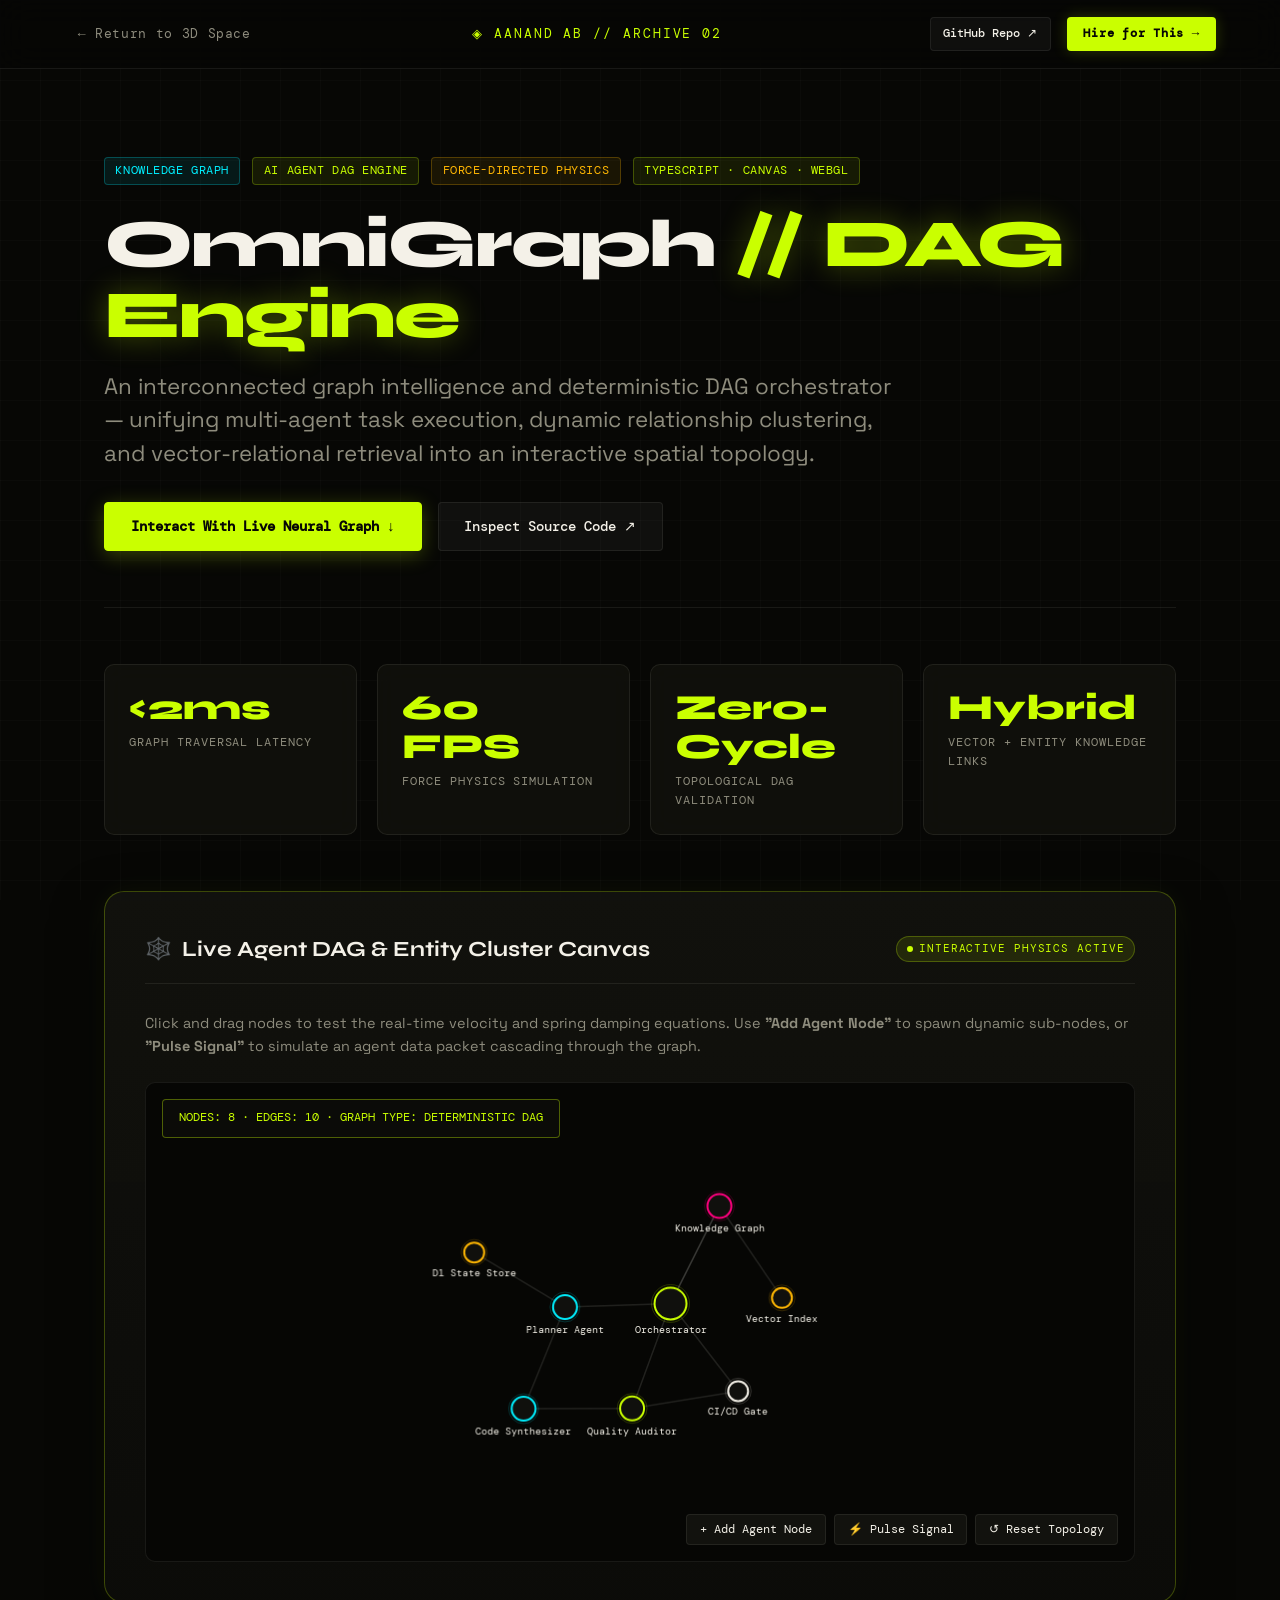
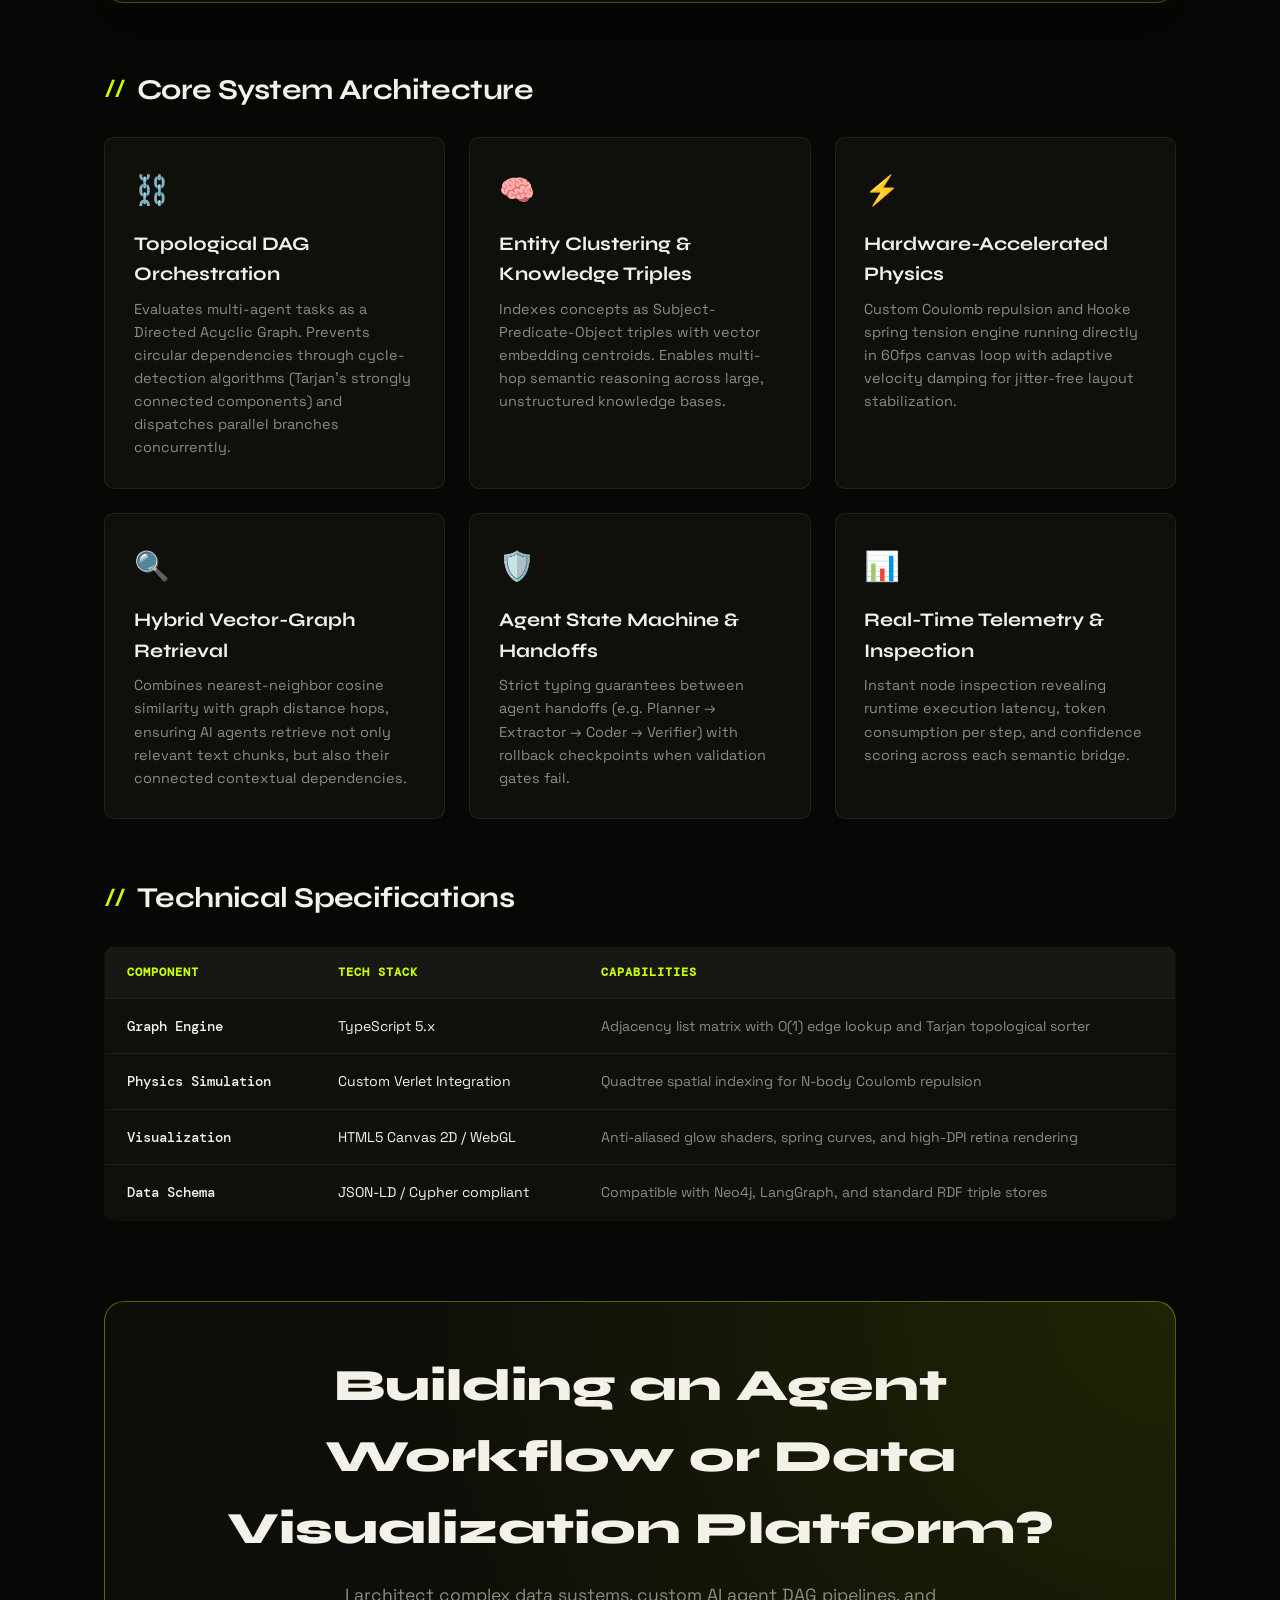
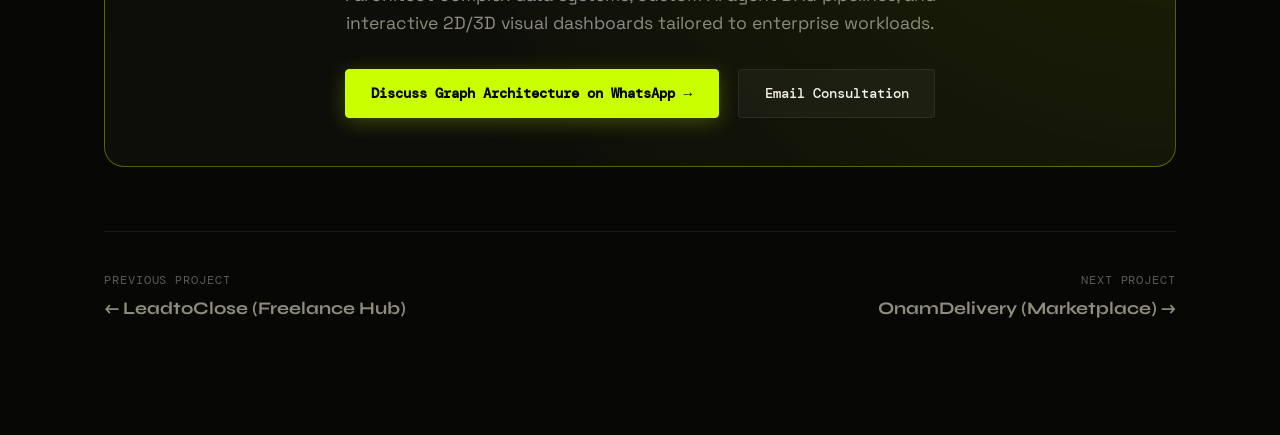
<file: projects/omnigraph.html>
<!DOCTYPE html>
<html lang="en">
<head>
  <meta charset="UTF-8">
  <meta name="viewport" content="width=device-width, initial-scale=1.0">
  <title>OmniGraph — Knowledge Graph & AI Agent DAG Engine | Aanand AB</title>
  <meta name="description" content="High-performance graph intelligence platform and multi-agent workflow DAG execution engine featuring real-time interactive physics visualization.">
  <link rel="stylesheet" href="../assets/css/project-pages.css">
  <script src="../assets/js/audio-fx.js" defer></script>
  <style>
    .graph-canvas-container {
      position: relative;
      width: 100%;
      height: 480px;
      background: #060604;
      border: 1px solid var(--border-subtle);
      border-radius: var(--radius-md);
      overflow: hidden;
    }
    #graphCanvas {
      width: 100%;
      height: 100%;
      display: block;
      cursor: crosshair;
    }
    .graph-hud {
      position: absolute;
      top: 1rem;
      left: 1rem;
      background: rgba(14, 14, 10, 0.85);
      border: 1px solid var(--border-glow);
      backdrop-filter: blur(8px);
      padding: 0.6rem 1rem;
      border-radius: var(--radius-sm);
      font-family: var(--font-mono);
      font-size: 0.72rem;
      color: var(--acid);
      pointer-events: none;
    }
    .graph-controls {
      position: absolute;
      bottom: 1rem;
      right: 1rem;
      display: flex;
      gap: 0.5rem;
    }
    .graph-btn {
      background: rgba(20, 20, 16, 0.9);
      border: 1px solid var(--border-subtle);
      color: var(--text-main);
      padding: 0.4rem 0.8rem;
      font-family: var(--font-mono);
      font-size: 0.75rem;
      border-radius: 4px;
      cursor: pointer;
      transition: all 0.2s;
    }
    .graph-btn:hover {
      border-color: var(--acid);
      color: var(--acid);
    }
  </style>
</head>
<body>

  <!-- Sticky Header -->
  <header class="project-header">
    <a href="../index.html" class="back-link" onclick="window.cyberAudio?.playClick()">← Return to 3D Space</a>
    <div class="project-brand">◈ AANAND AB // ARCHIVE 02</div>
    <div class="header-cta-group">
      <a href="https://github.com/AanandAB/OmniGraph" target="_blank" rel="noopener" class="btn-secondary" style="padding:0.4rem 0.8rem; font-size:0.78rem;">GitHub Repo ↗</a>
      <a href="https://wa.me/917034026295?text=Hi%20Aanand,%20I%20am%20interested%20in%20building%20an%20AI%20agent%20workflow%20or%20graph%20engine%20like%20OmniGraph" class="hire-btn-nav" target="_blank" rel="noopener" onclick="window.cyberAudio?.playClick()">Hire for This →</a>
    </div>
  </header>

  <div class="project-container">

    <!-- Hero Section -->
    <div class="project-hero">
      <div class="project-badge-row">
        <span class="tag-badge cyan">KNOWLEDGE GRAPH</span>
        <span class="tag-badge">AI AGENT DAG ENGINE</span>
        <span class="tag-badge gold">FORCE-DIRECTED PHYSICS</span>
        <span class="tag-badge">TYPESCRIPT · CANVAS · WEBGL</span>
      </div>
      <h1 class="project-title">OmniGraph <span>// DAG Engine</span></h1>
      <p class="project-subtitle">
        An interconnected graph intelligence and deterministic DAG orchestrator — unifying multi-agent task execution, dynamic relationship clustering, and vector-relational retrieval into an interactive spatial topology.
      </p>
      <div class="project-actions-row">
        <a href="#interactive-demo" class="btn-primary" onclick="window.cyberAudio?.playClick()">Interact With Live Neural Graph ↓</a>
        <a href="https://github.com/AanandAB/OmniGraph" target="_blank" rel="noopener" class="btn-secondary">Inspect Source Code ↗</a>
      </div>
    </div>

    <!-- Metrics Row -->
    <div class="metrics-grid">
      <div class="metric-card">
        <div class="metric-value">&lt;2ms</div>
        <div class="metric-label">Graph Traversal Latency</div>
      </div>
      <div class="metric-card">
        <div class="metric-value">60 FPS</div>
        <div class="metric-label">Force Physics Simulation</div>
      </div>
      <div class="metric-card">
        <div class="metric-value">Zero-Cycle</div>
        <div class="metric-label">Topological DAG Validation</div>
      </div>
      <div class="metric-card">
        <div class="metric-value">Hybrid</div>
        <div class="metric-label">Vector + Entity Knowledge Links</div>
      </div>
    </div>

    <!-- Interactive Live Widget: Interactive Force Graph -->
    <section id="interactive-demo" class="interactive-widget-section">
      <div class="widget-header">
        <div class="widget-title">
          <span>🕸️</span> Live Agent DAG &amp; Entity Cluster Canvas
        </div>
        <div class="live-pill">
          <span class="live-dot"></span> Interactive Physics Active
        </div>
      </div>
      <p style="color:var(--text-muted); font-size:0.9rem; margin-bottom:1.5rem;">
        Click and drag nodes to test the real-time velocity and spring damping equations. Use <strong>"Add Agent Node"</strong> to spawn dynamic sub-nodes, or <strong>"Pulse Signal"</strong> to simulate an agent data packet cascading through the graph.
      </p>

      <div class="graph-canvas-container">
        <div class="graph-hud" id="graphHud">NODES: 8 · EDGES: 11 · SIMULATION: RUNNING</div>
        <canvas id="graphCanvas"></canvas>
        <div class="graph-controls">
          <button class="graph-btn" onclick="addRandomNode()">+ Add Agent Node</button>
          <button class="graph-btn" onclick="pulseGraph()">⚡ Pulse Signal</button>
          <button class="graph-btn" onclick="resetGraph()">↺ Reset Topology</button>
        </div>
      </div>
    </section>

    <!-- Deep Architecture Breakdown -->
    <h2 class="section-heading">Core System Architecture</h2>
    <div class="feature-grid">
      <div class="feature-card">
        <div class="feature-icon">⛓️</div>
        <h3 class="feature-title">Topological DAG Orchestration</h3>
        <p class="feature-desc">
          Evaluates multi-agent tasks as a Directed Acyclic Graph. Prevents circular dependencies through cycle-detection algorithms (Tarjan's strongly connected components) and dispatches parallel branches concurrently.
        </p>
      </div>
      <div class="feature-card">
        <div class="feature-icon">🧠</div>
        <h3 class="feature-title">Entity Clustering &amp; Knowledge Triples</h3>
        <p class="feature-desc">
          Indexes concepts as Subject-Predicate-Object triples with vector embedding centroids. Enables multi-hop semantic reasoning across large, unstructured knowledge bases.
        </p>
      </div>
      <div class="feature-card">
        <div class="feature-icon">⚡</div>
        <h3 class="feature-title">Hardware-Accelerated Physics</h3>
        <p class="feature-desc">
          Custom Coulomb repulsion and Hooke spring tension engine running directly in 60fps canvas loop with adaptive velocity damping for jitter-free layout stabilization.
        </p>
      </div>
      <div class="feature-card">
        <div class="feature-icon">🔍</div>
        <h3 class="feature-title">Hybrid Vector-Graph Retrieval</h3>
        <p class="feature-desc">
          Combines nearest-neighbor cosine similarity with graph distance hops, ensuring AI agents retrieve not only relevant text chunks, but also their connected contextual dependencies.
        </p>
      </div>
      <div class="feature-card">
        <div class="feature-icon">🛡️</div>
        <h3 class="feature-title">Agent State Machine &amp; Handoffs</h3>
        <p class="feature-desc">
          Strict typing guarantees between agent handoffs (e.g. Planner → Extractor → Coder → Verifier) with rollback checkpoints when validation gates fail.
        </p>
      </div>
      <div class="feature-card">
        <div class="feature-icon">📊</div>
        <h3 class="feature-title">Real-Time Telemetry &amp; Inspection</h3>
        <p class="feature-desc">
          Instant node inspection revealing runtime execution latency, token consumption per step, and confidence scoring across each semantic bridge.
        </p>
      </div>
    </div>

    <!-- Technical Specifications Table -->
    <h2 class="section-heading">Technical Specifications</h2>
    <table class="tech-table">
      <thead>
        <tr>
          <th>Component</th>
          <th>Tech Stack</th>
          <th>Capabilities</th>
        </tr>
      </thead>
      <tbody>
        <tr>
          <td>Graph Engine</td>
          <td>TypeScript 5.x</td>
          <td>Adjacency list matrix with O(1) edge lookup and Tarjan topological sorter</td>
        </tr>
        <tr>
          <td>Physics Simulation</td>
          <td>Custom Verlet Integration</td>
          <td>Quadtree spatial indexing for N-body Coulomb repulsion</td>
        </tr>
        <tr>
          <td>Visualization</td>
          <td>HTML5 Canvas 2D / WebGL</td>
          <td>Anti-aliased glow shaders, spring curves, and high-DPI retina rendering</td>
        </tr>
        <tr>
          <td>Data Schema</td>
          <td>JSON-LD / Cypher compliant</td>
          <td>Compatible with Neo4j, LangGraph, and standard RDF triple stores</td>
        </tr>
      </tbody>
    </table>

    <!-- Client CTA Section -->
    <div class="client-pitch-card">
      <h2 class="client-pitch-title">Building an Agent Workflow or Data Visualization Platform?</h2>
      <p class="client-pitch-text">
        I architect complex data systems, custom AI agent DAG pipelines, and interactive 2D/3D visual dashboards tailored to enterprise workloads.
      </p>
      <div class="pitch-btn-group">
        <a href="https://wa.me/917034026295?text=Hi%20Aanand,%20I%20am%20interested%20in%20your%20OmniGraph%20engine%20and%20want%20to%20discuss%20an%20AI%20or%20graph%20project" class="btn-primary" target="_blank" rel="noopener" onclick="window.cyberAudio?.playClick()">Discuss Graph Architecture on WhatsApp →</a>
        <a href="mailto:aanandab44@gmail.com?subject=Inquiry%20-%20Graph%20Engine%20Project" class="btn-secondary">Email Consultation</a>
      </div>
    </div>

    <!-- Navigation to next project -->
    <div class="project-nav-bar">
      <a href="leadtoclose.html" class="nav-prev">
        <span class="nav-direction">Previous Project</span>
        <span class="nav-target-name">← LeadtoClose (Freelance Hub)</span>
      </a>
      <a href="onamdelivery.html" class="nav-next" style="text-align:right;">
        <span class="nav-direction">Next Project</span>
        <span class="nav-target-name">OnamDelivery (Marketplace) →</span>
      </a>
    </div>

  </div>

  <script>
    // Interactive Force-Directed Canvas Simulation
    const canvas = document.getElementById('graphCanvas');
    const ctx = canvas.getContext('2d');
    const hud = document.getElementById('graphHud');

    function resizeCanvas() {
      const rect = canvas.parentElement.getBoundingClientRect();
      canvas.width = rect.width * (window.devicePixelRatio || 1);
      canvas.height = rect.height * (window.devicePixelRatio || 1);
      ctx.scale(window.devicePixelRatio || 1, window.devicePixelRatio || 1);
    }
    resizeCanvas();
    window.addEventListener('resize', resizeCanvas);

    let nodes = [];
    let edges = [];
    let draggedNode = null;
    let pulseProgress = 0;
    let isPulsing = false;

    function initGraph() {
      const w = canvas.parentElement.clientWidth;
      const h = canvas.parentElement.clientHeight;

      nodes = [
        { id: 'master', label: 'Orchestrator', x: w*0.5, y: h*0.5, vx: 0, vy: 0, color: '#CAFF00', r: 16, type: 'core' },
        { id: 'plan', label: 'Planner Agent', x: w*0.35, y: h*0.3, vx: 0, vy: 0, color: '#00F0FF', r: 12, type: 'agent' },
        { id: 'research', label: 'Knowledge Graph', x: w*0.65, y: h*0.3, vx: 0, vy: 0, color: '#FF007F', r: 12, type: 'kg' },
        { id: 'vector', label: 'Vector Index', x: w*0.75, y: h*0.45, vx: 0, vy: 0, color: '#FFB703', r: 10, type: 'data' },
        { id: 'coder', label: 'Code Synthesizer', x: w*0.3, y: h*0.65, vx: 0, vy: 0, color: '#00F0FF', r: 12, type: 'agent' },
        { id: 'verify', label: 'Quality Auditor', x: w*0.5, y: h*0.75, vx: 0, vy: 0, color: '#CAFF00', r: 12, type: 'agent' },
        { id: 'deploy', label: 'CI/CD Gate', x: w*0.7, y: h*0.7, vx: 0, vy: 0, color: '#F4F1E8', r: 10, type: 'tool' },
        { id: 'db', label: 'D1 State Store', x: w*0.2, y: h*0.45, vx: 0, vy: 0, color: '#FFB703', r: 10, type: 'data' }
      ];

      edges = [
        ['master', 'plan'],
        ['master', 'research'],
        ['plan', 'coder'],
        ['research', 'vector'],
        ['research', 'master'],
        ['coder', 'verify'],
        ['verify', 'deploy'],
        ['plan', 'db'],
        ['master', 'verify'],
        ['deploy', 'master']
      ];

      updateHud();
    }

    function updateHud() {
      hud.textContent = `NODES: ${nodes.length} · EDGES: ${edges.length} · GRAPH TYPE: DETERMINISTIC DAG`;
    }

    // Force Physics Calculations
    function updatePhysics() {
      const w = canvas.parentElement.clientWidth;
      const h = canvas.parentElement.clientHeight;

      // Coulomb Repulsion
      for (let i = 0; i < nodes.length; i++) {
        for (let j = i + 1; j < nodes.length; j++) {
          const dx = nodes[j].x - nodes[i].x;
          const dy = nodes[j].y - nodes[i].y;
          const dist = Math.sqrt(dx * dx + dy * dy) || 1;
          const force = 1800 / (dist * dist);
          const fx = (dx / dist) * force;
          const fy = (dy / dist) * force;

          if (nodes[i] !== draggedNode) {
            nodes[i].vx -= fx;
            nodes[i].vy -= fy;
          }
          if (nodes[j] !== draggedNode) {
            nodes[j].vx += fx;
            nodes[j].vy += fy;
          }
        }
      }

      // Spring Tension on Edges
      edges.forEach(([idA, idB]) => {
        const a = nodes.find(n => n.id === idA);
        const b = nodes.find(n => n.id === idB);
        if (!a || !b) return;

        const dx = b.x - a.x;
        const dy = b.y - a.y;
        const dist = Math.sqrt(dx * dx + dy * dy) || 1;
        const desiredDist = 110;
        const force = (dist - desiredDist) * 0.04;
        const fx = (dx / dist) * force;
        const fy = (dy / dist) * force;

        if (a !== draggedNode) {
          a.vx += fx;
          a.vy += fy;
        }
        if (b !== draggedNode) {
          b.vx -= fx;
          b.vy -= fy;
        }
      });

      // Gravity to Center & Damping
      nodes.forEach(n => {
        if (n === draggedNode) return;
        n.vx += (w * 0.5 - n.x) * 0.003;
        n.vy += (h * 0.5 - n.y) * 0.003;

        n.vx *= 0.88; // damping
        n.vy *= 0.88;

        n.x += n.vx;
        n.y += n.vy;

        // Boundary bounce
        n.x = Math.max(25, Math.min(w - 25, n.x));
        n.y = Math.max(25, Math.min(h - 25, n.y));
      });

      if (isPulsing) {
        pulseProgress += 0.02;
        if (pulseProgress > 1) {
          isPulsing = false;
          pulseProgress = 0;
        }
      }
    }

    // Render Function
    function render() {
      const w = canvas.parentElement.clientWidth;
      const h = canvas.parentElement.clientHeight;

      ctx.clearRect(0, 0, w, h);

      // Draw Edges
      edges.forEach(([idA, idB], index) => {
        const a = nodes.find(n => n.id === idA);
        const b = nodes.find(n => n.id === idB);
        if (!a || !b) return;

        ctx.beginPath();
        ctx.moveTo(a.x, a.y);
        ctx.lineTo(b.x, b.y);
        ctx.strokeStyle = 'rgba(244, 241, 232, 0.12)';
        ctx.lineWidth = 1.5;
        ctx.stroke();

        // Draw pulse wave if active
        if (isPulsing) {
          const px = a.x + (b.x - a.x) * pulseProgress;
          const py = a.y + (b.y - a.y) * pulseProgress;
          ctx.beginPath();
          ctx.arc(px, py, 3, 0, Math.PI * 2);
          ctx.fillStyle = '#CAFF00';
          ctx.shadowColor = '#CAFF00';
          ctx.shadowBlur = 10;
          ctx.fill();
          ctx.shadowBlur = 0;
        }
      });

      // Draw Nodes
      nodes.forEach(n => {
        ctx.beginPath();
        ctx.arc(n.x, n.y, n.r, 0, Math.PI * 2);
        ctx.fillStyle = '#10100D';
        ctx.fill();
        ctx.strokeStyle = n.color;
        ctx.lineWidth = 2;
        ctx.stroke();

        // Node Glow Ring
        ctx.beginPath();
        ctx.arc(n.x, n.y, n.r + 3, 0, Math.PI * 2);
        ctx.strokeStyle = n.color + '33';
        ctx.lineWidth = 1;
        ctx.stroke();

        // Label
        ctx.font = '10px "DM Mono", monospace';
        ctx.fillStyle = '#F4F1E8';
        ctx.textAlign = 'center';
        ctx.fillText(n.label, n.x, n.y + n.r + 14);
      });

      updatePhysics();
      requestAnimationFrame(render);
    }

    // Mouse Interaction for Dragging
    canvas.addEventListener('mousedown', (e) => {
      const rect = canvas.getBoundingClientRect();
      const mx = e.clientX - rect.left;
      const my = e.clientY - rect.top;

      draggedNode = nodes.find(n => {
        const d = Math.hypot(n.x - mx, n.y - my);
        return d < n.r + 5;
      });
      if (draggedNode) window.cyberAudio?.playClick();
    });

    window.addEventListener('mousemove', (e) => {
      if (!draggedNode) return;
      const rect = canvas.getBoundingClientRect();
      draggedNode.x = e.clientX - rect.left;
      draggedNode.y = e.clientY - rect.top;
      draggedNode.vx = 0;
      draggedNode.vy = 0;
    });

    window.addEventListener('mouseup', () => {
      draggedNode = null;
    });

    // Control Handlers
    window.addRandomNode = function() {
      window.cyberAudio?.playChirp();
      const w = canvas.parentElement.clientWidth;
      const h = canvas.parentElement.clientHeight;
      const labels = ['Critic Bot', 'Memory Scribe', 'JSON Validator', 'SQL Generator', 'Auth Sentinel', 'Worker Pod'];
      const randomLabel = labels[Math.floor(Math.random() * labels.length)] + ` #${nodes.length + 1}`;
      const newId = 'n_' + Date.now();
      
      const newNode = {
        id: newId,
        label: randomLabel,
        x: w * 0.5 + (Math.random() - 0.5) * 100,
        y: h * 0.5 + (Math.random() - 0.5) * 100,
        vx: (Math.random() - 0.5) * 5,
        vy: (Math.random() - 0.5) * 5,
        color: '#00F0FF',
        r: 10,
        type: 'agent'
      };

      nodes.push(newNode);
      const targetNode = nodes[Math.floor(Math.random() * (nodes.length - 1))];
      edges.push([targetNode.id, newId]);
      updateHud();
    };

    window.pulseGraph = function() {
      window.cyberAudio?.playChirp();
      isPulsing = true;
      pulseProgress = 0;
    };

    window.resetGraph = function() {
      window.cyberAudio?.playClick();
      initGraph();
    };

    initGraph();
    render();
  </script>
</body>
</html>
</file>
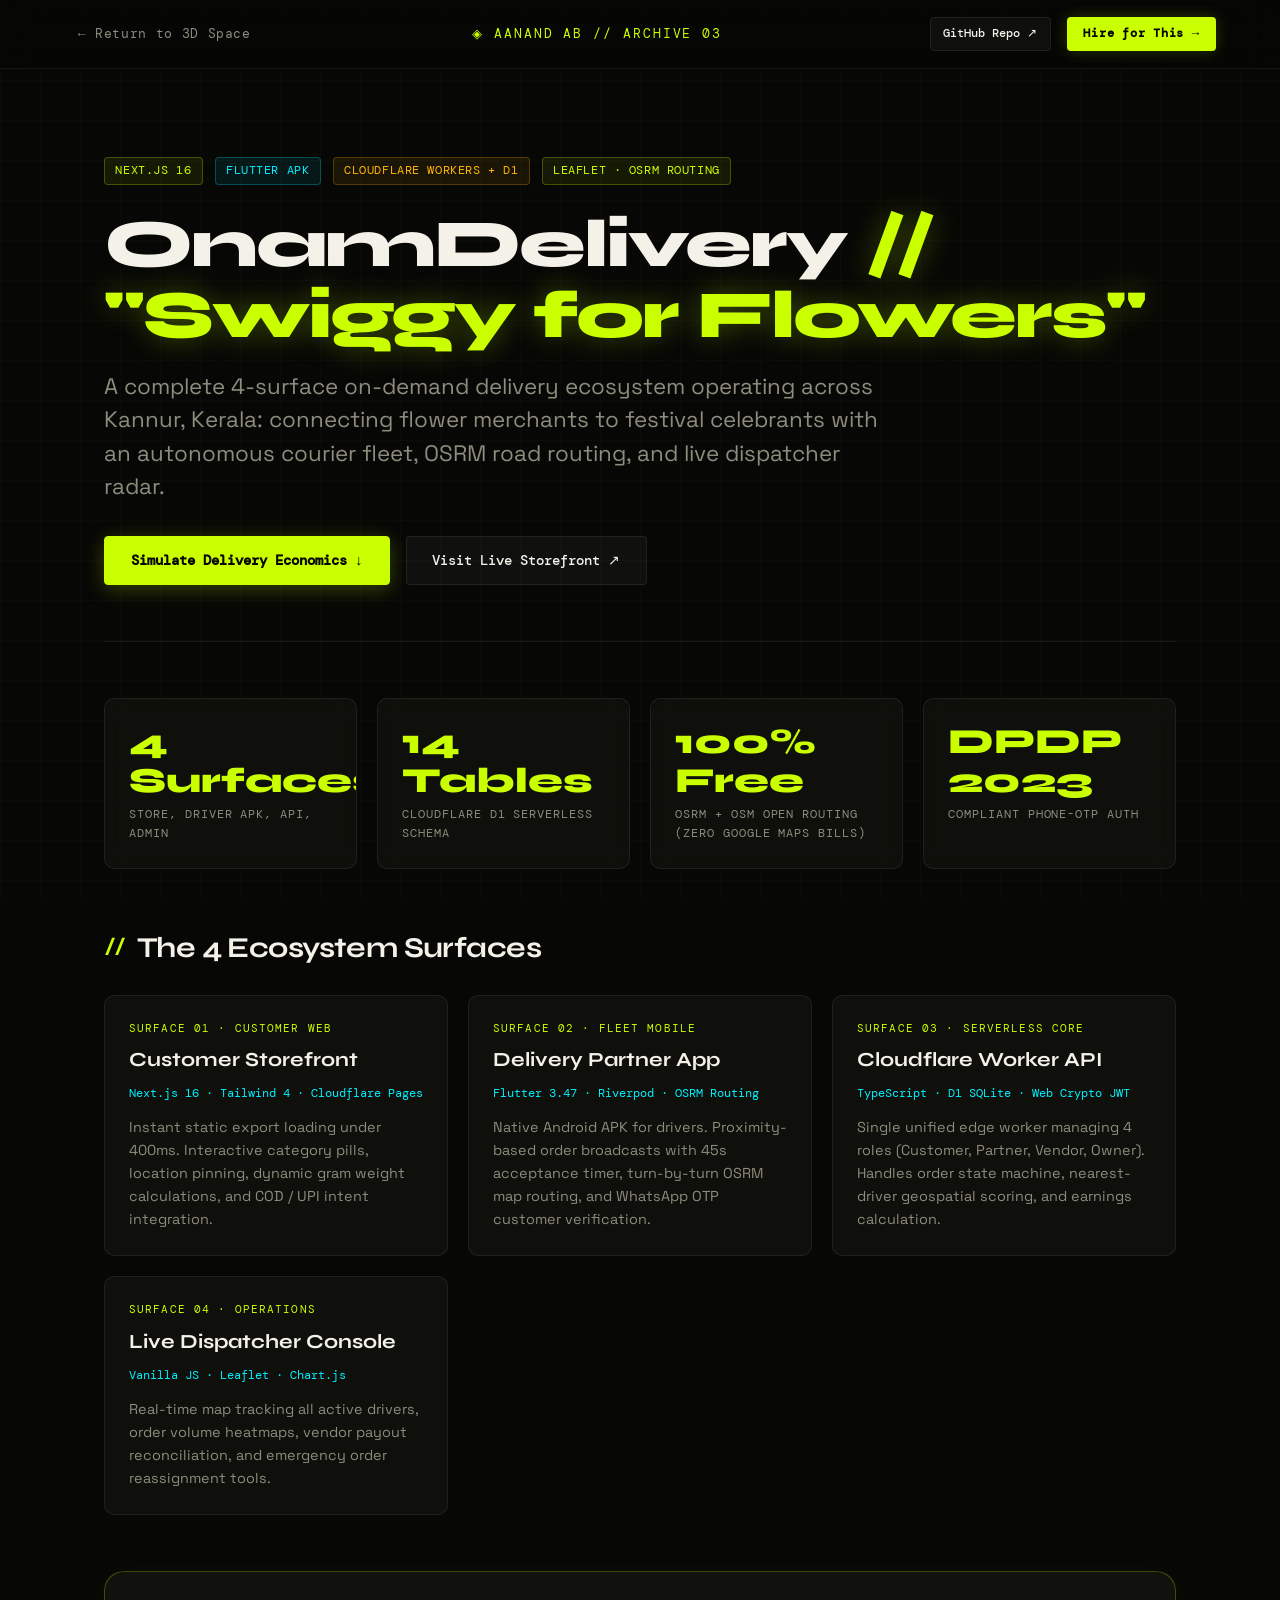
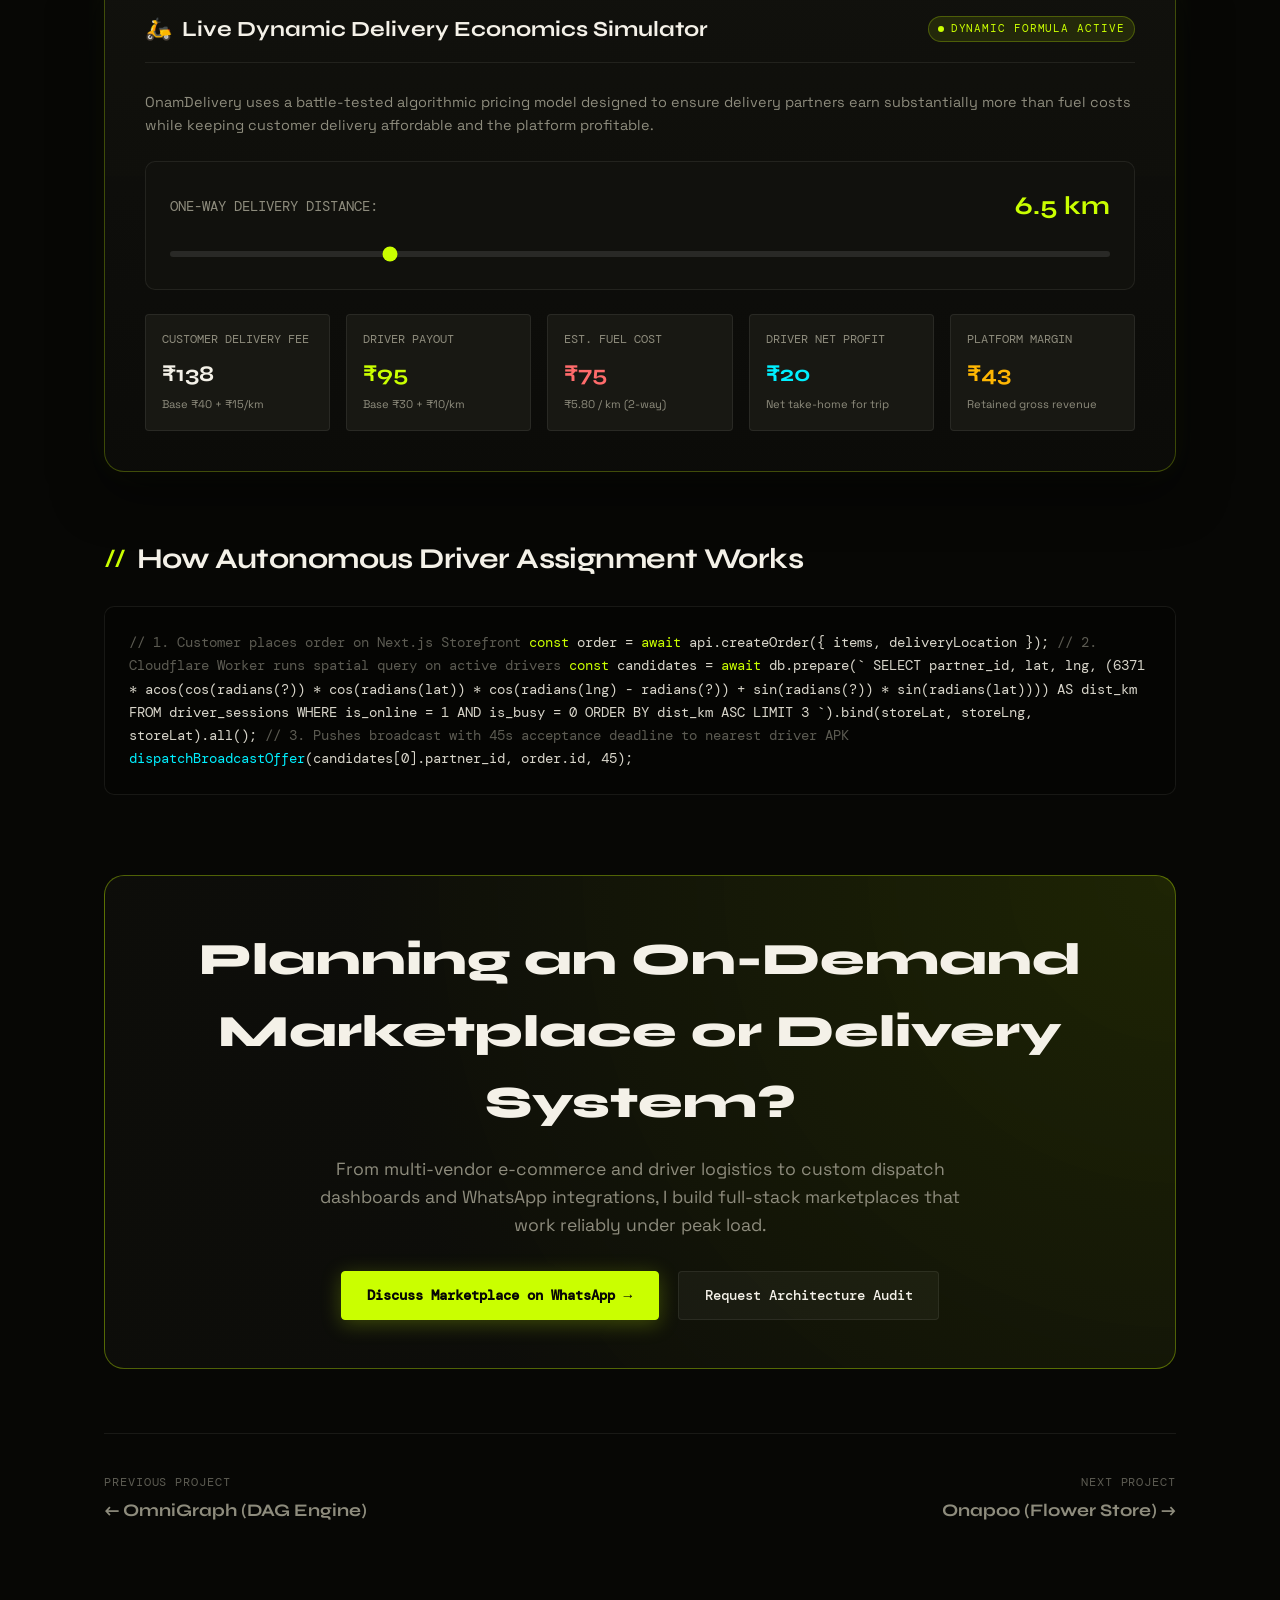
<file: projects/onamdelivery.html>
<!DOCTYPE html>
<html lang="en">
<head>
  <meta charset="UTF-8">
  <meta name="viewport" content="width=device-width, initial-scale=1.0">
  <title>OnamDelivery — "Swiggy for Flowers" Hyperlocal Marketplace | Aanand AB</title>
  <meta name="description" content="Full-stack multi-surface delivery platform: Next.js 16 storefront, Flutter Android delivery partner app, Cloudflare Worker + D1 backend, and real-time Leaflet admin dispatcher.">
  <link rel="stylesheet" href="../assets/css/project-pages.css">
  <script src="../assets/js/audio-fx.js" defer></script>
  <style>
    .calc-slider-box {
      background: #11110D;
      border: 1px solid var(--border-subtle);
      border-radius: var(--radius-md);
      padding: 1.5rem;
      margin-bottom: 1.5rem;
    }
    .slider-row {
      display: flex;
      justify-content: space-between;
      align-items: center;
      margin-bottom: 0.75rem;
    }
    .slider-val {
      font-family: var(--font-heading);
      font-size: 1.6rem;
      font-weight: 700;
      color: var(--acid);
    }
    input[type="range"] {
      width: 100%;
      height: 6px;
      background: rgba(255, 255, 255, 0.1);
      border-radius: 3px;
      outline: none;
      -webkit-appearance: none;
      accent-color: var(--acid);
    }
    .economics-grid {
      display: grid;
      grid-template-columns: repeat(auto-fit, minmax(180px, 1fr));
      gap: 1rem;
      margin-top: 1.25rem;
    }
    .econ-card {
      background: #181813;
      border: 1px solid var(--border-subtle);
      border-radius: var(--radius-sm);
      padding: 1rem;
    }
    .econ-label {
      font-family: var(--font-mono);
      font-size: 0.72rem;
      color: var(--text-muted);
      text-transform: uppercase;
      margin-bottom: 0.4rem;
    }
    .econ-num {
      font-family: var(--font-heading);
      font-size: 1.4rem;
      font-weight: 700;
      color: var(--text-main);
    }
    .econ-num.green { color: var(--acid); }
    .econ-num.cyan { color: var(--cyan); }
    .econ-num.gold { color: var(--gold); }

    /* Architecture Surfaces Grid */
    .surface-grid {
      display: grid;
      grid-template-columns: repeat(auto-fit, minmax(260px, 1fr));
      gap: 1.25rem;
      margin-bottom: 3.5rem;
    }
    .surface-card {
      background: var(--bg-card);
      border: 1px solid var(--border-subtle);
      border-radius: var(--radius-md);
      padding: 1.5rem;
      position: relative;
    }
    .surface-role {
      font-family: var(--font-mono);
      font-size: 0.7rem;
      color: var(--acid);
      text-transform: uppercase;
      letter-spacing: 0.1em;
      margin-bottom: 0.4rem;
    }
    .surface-title {
      font-family: var(--font-heading);
      font-size: 1.25rem;
      font-weight: 700;
      margin-bottom: 0.5rem;
    }
    .surface-tech {
      font-family: var(--font-mono);
      font-size: 0.75rem;
      color: var(--cyan);
      margin-bottom: 0.8rem;
    }
  </style>
</head>
<body>

  <!-- Sticky Header -->
  <header class="project-header">
    <a href="../index.html" class="back-link" onclick="window.cyberAudio?.playClick()">← Return to 3D Space</a>
    <div class="project-brand">◈ AANAND AB // ARCHIVE 03</div>
    <div class="header-cta-group">
      <a href="https://github.com/AanandAB/OnamDelivery" target="_blank" rel="noopener" class="btn-secondary" style="padding:0.4rem 0.8rem; font-size:0.78rem;">GitHub Repo ↗</a>
      <a href="https://wa.me/917034026295?text=Hi%20Aanand,%20I%20want%20to%20build%20a%20hyperlocal%20marketplace%20or%20delivery%20fleet%20app%20like%20OnamDelivery" class="hire-btn-nav" target="_blank" rel="noopener" onclick="window.cyberAudio?.playClick()">Hire for This →</a>
    </div>
  </header>

  <div class="project-container">

    <!-- Hero Section -->
    <div class="project-hero">
      <div class="project-badge-row">
        <span class="tag-badge">NEXT.JS 16</span>
        <span class="tag-badge cyan">FLUTTER APK</span>
        <span class="tag-badge gold">CLOUDFLARE WORKERS + D1</span>
        <span class="tag-badge">LEAFLET · OSRM ROUTING</span>
      </div>
      <h1 class="project-title">OnamDelivery <span>// "Swiggy for Flowers"</span></h1>
      <p class="project-subtitle">
        A complete 4-surface on-demand delivery ecosystem operating across Kannur, Kerala: connecting flower merchants to festival celebrants with an autonomous courier fleet, OSRM road routing, and live dispatcher radar.
      </p>
      <div class="project-actions-row">
        <a href="#interactive-demo" class="btn-primary" onclick="window.cyberAudio?.playClick()">Simulate Delivery Economics ↓</a>
        <a href="https://onam-flowers-shop.pages.dev" target="_blank" rel="noopener" class="btn-secondary">Visit Live Storefront ↗</a>
      </div>
    </div>

    <!-- Metrics Row -->
    <div class="metrics-grid">
      <div class="metric-card">
        <div class="metric-value">4 Surfaces</div>
        <div class="metric-label">Store, Driver APK, API, Admin</div>
      </div>
      <div class="metric-card">
        <div class="metric-value">14 Tables</div>
        <div class="metric-label">Cloudflare D1 Serverless Schema</div>
      </div>
      <div class="metric-card">
        <div class="metric-value">100% Free</div>
        <div class="metric-label">OSRM + OSM Open Routing (Zero Google Maps Bills)</div>
      </div>
      <div class="metric-card">
        <div class="metric-value">DPDP 2023</div>
        <div class="metric-label">Compliant Phone-OTP Auth</div>
      </div>
    </div>

    <!-- 4 System Surfaces -->
    <h2 class="section-heading">The 4 Ecosystem Surfaces</h2>
    <div class="surface-grid">
      <div class="surface-card">
        <div class="surface-role">Surface 01 · Customer Web</div>
        <h3 class="surface-title">Customer Storefront</h3>
        <div class="surface-tech">Next.js 16 · Tailwind 4 · Cloudflare Pages</div>
        <p class="feature-desc">
          Instant static export loading under 400ms. Interactive category pills, location pinning, dynamic gram weight calculations, and COD / UPI intent integration.
        </p>
      </div>
      <div class="surface-card">
        <div class="surface-role">Surface 02 · Fleet Mobile</div>
        <h3 class="surface-title">Delivery Partner App</h3>
        <div class="surface-tech">Flutter 3.47 · Riverpod · OSRM Routing</div>
        <p class="feature-desc">
          Native Android APK for drivers. Proximity-based order broadcasts with 45s acceptance timer, turn-by-turn OSRM map routing, and WhatsApp OTP customer verification.
        </p>
      </div>
      <div class="surface-card">
        <div class="surface-role">Surface 03 · Serverless Core</div>
        <h3 class="surface-title">Cloudflare Worker API</h3>
        <div class="surface-tech">TypeScript · D1 SQLite · Web Crypto JWT</div>
        <p class="feature-desc">
          Single unified edge worker managing 4 roles (Customer, Partner, Vendor, Owner). Handles order state machine, nearest-driver geospatial scoring, and earnings calculation.
        </p>
      </div>
      <div class="surface-card">
        <div class="surface-role">Surface 04 · Operations</div>
        <h3 class="surface-title">Live Dispatcher Console</h3>
        <div class="surface-tech">Vanilla JS · Leaflet · Chart.js</div>
        <p class="feature-desc">
          Real-time map tracking all active drivers, order volume heatmaps, vendor payout reconciliation, and emergency order reassignment tools.
        </p>
      </div>
    </div>

    <!-- Interactive Live Widget: Delivery Economics Calculator -->
    <section id="interactive-demo" class="interactive-widget-section">
      <div class="widget-header">
        <div class="widget-title">
          <span>🛵</span> Live Dynamic Delivery Economics Simulator
        </div>
        <div class="live-pill">
          <span class="live-dot"></span> Dynamic Formula Active
        </div>
      </div>
      <p style="color:var(--text-muted); font-size:0.9rem; margin-bottom:1.5rem;">
        OnamDelivery uses a battle-tested algorithmic pricing model designed to ensure delivery partners earn substantially more than fuel costs while keeping customer delivery affordable and the platform profitable.
      </p>

      <div class="calc-slider-box">
        <div class="slider-row">
          <span style="font-family:var(--font-mono); font-size:0.85rem; color:var(--text-muted);">ONE-WAY DELIVERY DISTANCE:</span>
          <span class="slider-val"><span id="distVal">6.5</span> km</span>
        </div>
        <input type="range" id="distSlider" min="1" max="25" step="0.5" value="6.5" oninput="calculateEconomics()">
      </div>

      <div class="economics-grid">
        <div class="econ-card">
          <div class="econ-label">Customer Delivery Fee</div>
          <div class="econ-num" id="custFee">₹138</div>
          <div style="font-size:0.7rem; color:var(--text-muted); margin-top:0.3rem;">Base ₹40 + ₹15/km</div>
        </div>
        <div class="econ-card">
          <div class="econ-label">Driver Payout</div>
          <div class="econ-num green" id="driverPay">₹95</div>
          <div style="font-size:0.7rem; color:var(--text-muted); margin-top:0.3rem;">Base ₹30 + ₹10/km</div>
        </div>
        <div class="econ-card">
          <div class="econ-label">Est. Fuel Cost</div>
          <div class="econ-num" style="color:#ff6b6b;" id="fuelCost">₹38</div>
          <div style="font-size:0.7rem; color:var(--text-muted); margin-top:0.3rem;">₹5.80 / km (2-way)</div>
        </div>
        <div class="econ-card">
          <div class="econ-label">Driver Net Profit</div>
          <div class="econ-num cyan" id="driverNet">₹57</div>
          <div style="font-size:0.7rem; color:var(--text-muted); margin-top:0.3rem;">Net take-home for trip</div>
        </div>
        <div class="econ-card">
          <div class="econ-label">Platform Margin</div>
          <div class="econ-num gold" id="platMargin">₹43</div>
          <div style="font-size:0.7rem; color:var(--text-muted); margin-top:0.3rem;">Retained gross revenue</div>
        </div>
      </div>
    </section>

    <!-- Dispatch Architecture Diagram -->
    <h2 class="section-heading">How Autonomous Driver Assignment Works</h2>
    <div class="code-block">
<span class="comment">// 1. Customer places order on Next.js Storefront</span>
<span class="keyword">const</span> order = <span class="keyword">await</span> api.createOrder({ items, deliveryLocation });

<span class="comment">// 2. Cloudflare Worker runs spatial query on active drivers</span>
<span class="keyword">const</span> candidates = <span class="keyword">await</span> db.prepare(`
  SELECT partner_id, lat, lng, 
    (6371 * acos(cos(radians(?)) * cos(radians(lat)) * cos(radians(lng) - radians(?)) + sin(radians(?)) * sin(radians(lat)))) AS dist_km
  FROM driver_sessions 
  WHERE is_online = 1 AND is_busy = 0 
  ORDER BY dist_km ASC LIMIT 3
`).bind(storeLat, storeLng, storeLat).all();

<span class="comment">// 3. Pushes broadcast with 45s acceptance deadline to nearest driver APK</span>
<span class="func">dispatchBroadcastOffer</span>(candidates[0].partner_id, order.id, 45);
    </div>

    <!-- Client CTA Section -->
    <div class="client-pitch-card">
      <h2 class="client-pitch-title">Planning an On-Demand Marketplace or Delivery System?</h2>
      <p class="client-pitch-text">
        From multi-vendor e-commerce and driver logistics to custom dispatch dashboards and WhatsApp integrations, I build full-stack marketplaces that work reliably under peak load.
      </p>
      <div class="pitch-btn-group">
        <a href="https://wa.me/917034026295?text=Hi%20Aanand,%20I%20saw%20OnamDelivery%20and%20want%20to%20build%20a%20marketplace%20or%20fleet%20app" class="btn-primary" target="_blank" rel="noopener" onclick="window.cyberAudio?.playClick()">Discuss Marketplace on WhatsApp →</a>
        <a href="mailto:aanandab44@gmail.com?subject=Hyperlocal%20Marketplace%20Inquiry" class="btn-secondary">Request Architecture Audit</a>
      </div>
    </div>

    <!-- Navigation to next project -->
    <div class="project-nav-bar">
      <a href="omnigraph.html" class="nav-prev">
        <span class="nav-direction">Previous Project</span>
        <span class="nav-target-name">← OmniGraph (DAG Engine)</span>
      </a>
      <a href="onapoo.html" class="nav-next" style="text-align:right;">
        <span class="nav-direction">Next Project</span>
        <span class="nav-target-name">Onapoo (Flower Store) →</span>
      </a>
    </div>

  </div>

  <script>
    function calculateEconomics() {
      const dist = parseFloat(document.getElementById('distSlider').value);
      document.getElementById('distVal').textContent = dist.toFixed(1);

      // Formulas from OnamDelivery settings
      const customerFee = Math.round(40 + (dist * 15));
      const driverPayout = Math.round(30 + (dist * 10));
      const fuelCost = Math.round(dist * 2 * 5.80); // roundtrip fuel
      const driverNet = Math.max(0, driverPayout - fuelCost);
      const platformMargin = customerFee - driverPayout;

      document.getElementById('custFee').textContent = '₹' + customerFee;
      document.getElementById('driverPay').textContent = '₹' + driverPayout;
      document.getElementById('fuelCost').textContent = '₹' + fuelCost;
      document.getElementById('driverNet').textContent = '₹' + driverNet;
      document.getElementById('platMargin').textContent = '₹' + platformMargin;
    }
    calculateEconomics();
  </script>
</body>
</html>
</file>
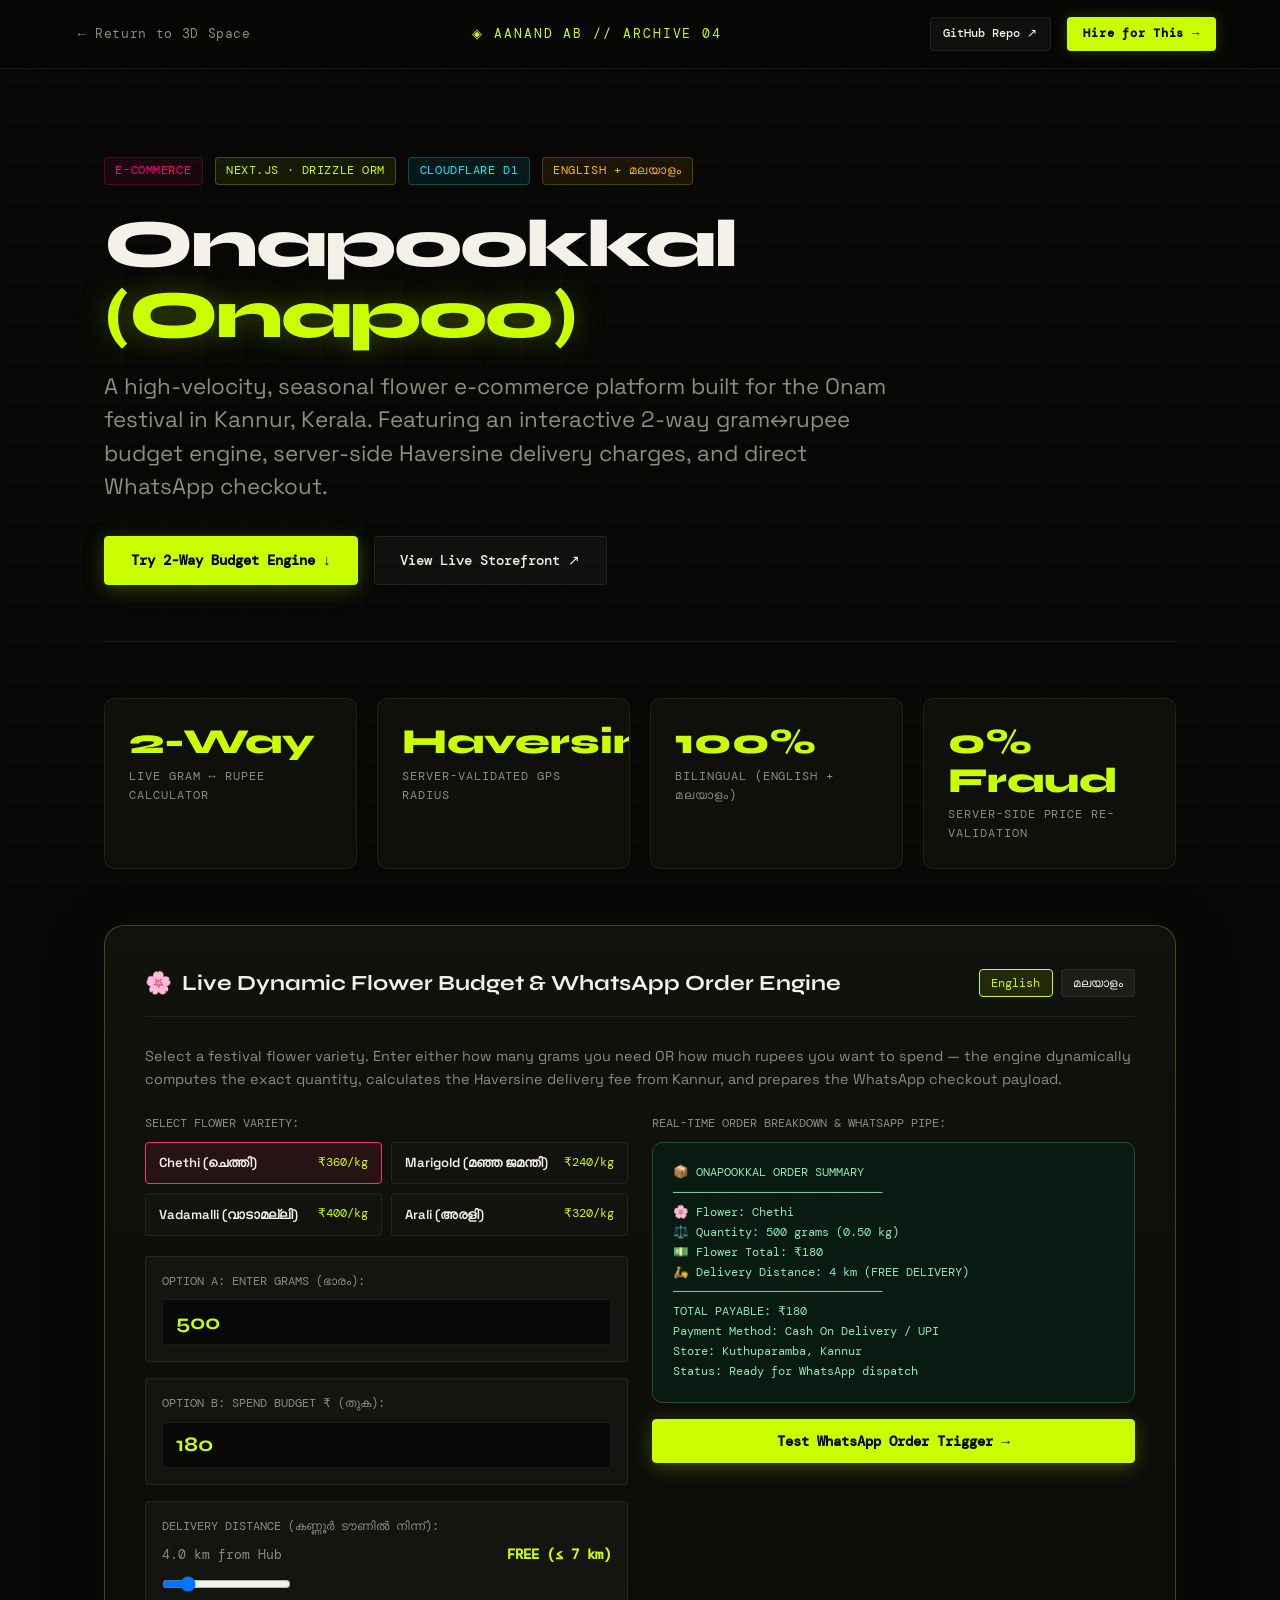
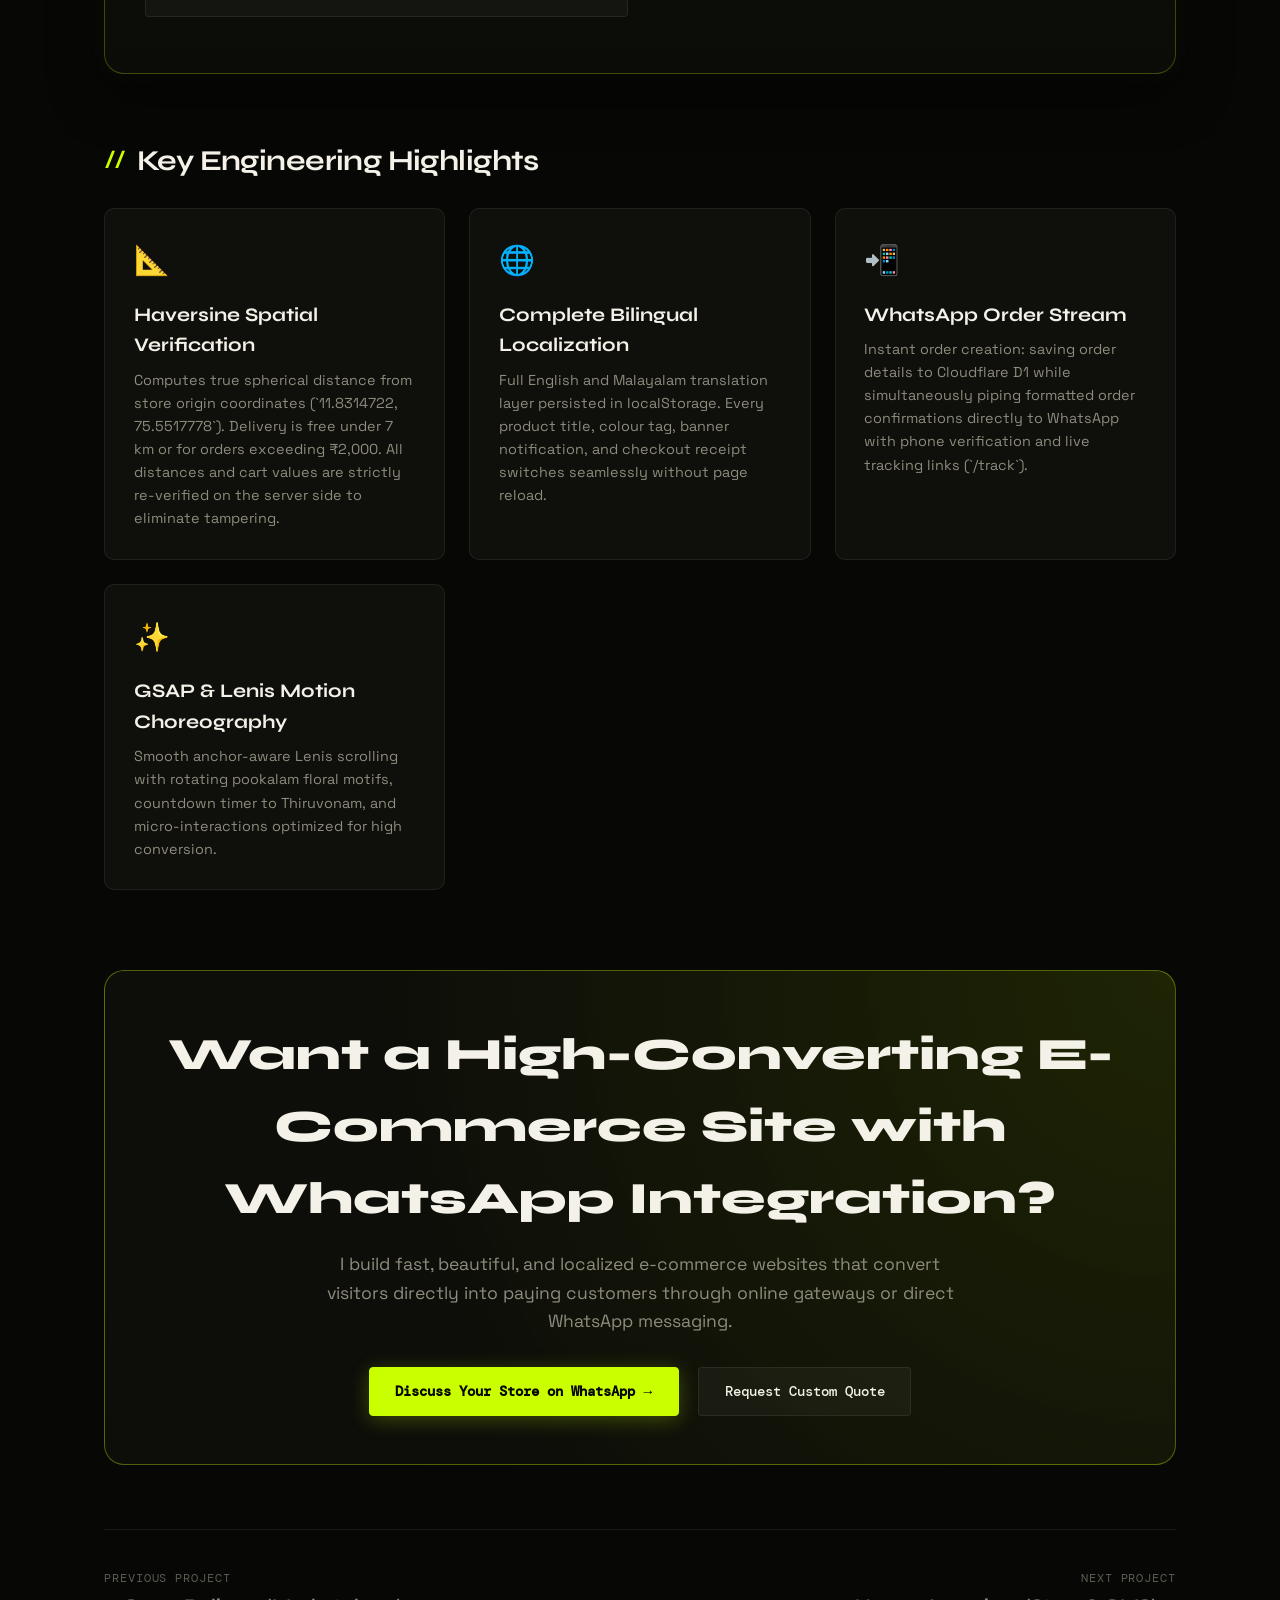
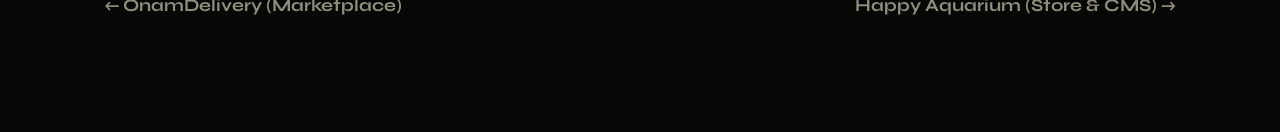
<file: projects/onapoo.html>
<!DOCTYPE html>
<html lang="en">
<head>
  <meta charset="UTF-8">
  <meta name="viewport" content="width=device-width, initial-scale=1.0">
  <title>Onapookkal (Onapoo) — Bilingual E-Commerce & Flower Logistics | Aanand AB</title>
  <meta name="description" content="High-conversion seasonal e-commerce platform with real-time 2-way gram↔rupee budget calculator, server-validated Haversine delivery radius, and bilingual Malayalam support.">
  <link rel="stylesheet" href="../assets/css/project-pages.css">
  <script src="../assets/js/audio-fx.js" defer></script>
  <style>
    .flower-calc-container {
      display: grid;
      grid-template-columns: 1fr 1fr;
      gap: 1.5rem;
    }
    @media (max-width: 768px) {
      .flower-calc-container {
        grid-template-columns: 1fr;
      }
    }
    .flower-picker {
      display: grid;
      grid-template-columns: repeat(2, 1fr);
      gap: 0.6rem;
      margin-bottom: 1.25rem;
    }
    .flower-chip {
      background: #12120e;
      border: 1px solid var(--border-subtle);
      border-radius: var(--radius-sm);
      padding: 0.6rem 0.8rem;
      cursor: pointer;
      display: flex;
      justify-content: space-between;
      align-items: center;
      transition: all 0.2s;
    }
    .flower-chip.active {
      border-color: #FF3366;
      background: rgba(255, 51, 102, 0.1);
    }
    .flower-name {
      font-size: 0.82rem;
      font-weight: 600;
    }
    .flower-price {
      font-family: var(--font-mono);
      font-size: 0.72rem;
      color: var(--acid);
    }
    .calc-input-box {
      background: #141410;
      border: 1px solid var(--border-subtle);
      border-radius: var(--radius-sm);
      padding: 1rem;
      margin-bottom: 1rem;
    }
    .calc-input-label {
      font-family: var(--font-mono);
      font-size: 0.72rem;
      color: var(--text-muted);
      text-transform: uppercase;
      margin-bottom: 0.5rem;
      display: block;
    }
    .calc-input-field {
      width: 100%;
      background: #080806;
      border: 1px solid var(--border-subtle);
      border-radius: 4px;
      padding: 0.6rem 0.8rem;
      color: var(--acid);
      font-family: var(--font-heading);
      font-size: 1.3rem;
      font-weight: 700;
      outline: none;
    }
    .calc-input-field:focus {
      border-color: var(--acid);
    }
    .whatsapp-preview-box {
      background: #081a12;
      border: 1px solid #1f5139;
      border-radius: var(--radius-md);
      padding: 1.25rem;
      font-family: var(--font-mono);
      font-size: 0.78rem;
      color: #92e6b9;
      line-height: 1.6;
      white-space: pre-wrap;
    }
    .lang-toggle-btn {
      background: rgba(255, 255, 255, 0.05);
      border: 1px solid var(--border-subtle);
      color: var(--text-main);
      padding: 0.3rem 0.7rem;
      border-radius: 4px;
      font-family: var(--font-mono);
      font-size: 0.75rem;
      cursor: pointer;
    }
    .lang-toggle-btn.active {
      border-color: var(--acid);
      color: var(--acid);
      background: rgba(202, 255, 0, 0.1);
    }
  </style>
</head>
<body>

  <!-- Sticky Header -->
  <header class="project-header">
    <a href="../index.html" class="back-link" onclick="window.cyberAudio?.playClick()">← Return to 3D Space</a>
    <div class="project-brand">◈ AANAND AB // ARCHIVE 04</div>
    <div class="header-cta-group">
      <a href="https://github.com/AanandAB/Onapoo" target="_blank" rel="noopener" class="btn-secondary" style="padding:0.4rem 0.8rem; font-size:0.78rem;">GitHub Repo ↗</a>
      <a href="https://wa.me/917034026295?text=Hi%20Aanand,%20I%20love%20the%20Onapookkal%20store%20and%20want%20to%20build%20an%20e-commerce%20website" class="hire-btn-nav" target="_blank" rel="noopener" onclick="window.cyberAudio?.playClick()">Hire for This →</a>
    </div>
  </header>

  <div class="project-container">

    <!-- Hero Section -->
    <div class="project-hero">
      <div class="project-badge-row">
        <span class="tag-badge magenta">E-COMMERCE</span>
        <span class="tag-badge">NEXT.JS · DRIZZLE ORM</span>
        <span class="tag-badge cyan">CLOUDFLARE D1</span>
        <span class="tag-badge gold">ENGLISH + മലയാളം</span>
      </div>
      <h1 class="project-title">Onapookkal <span>(Onapoo)</span></h1>
      <p class="project-subtitle">
        A high-velocity, seasonal flower e-commerce platform built for the Onam festival in Kannur, Kerala. Featuring an interactive 2-way gram↔rupee budget engine, server-side Haversine delivery charges, and direct WhatsApp checkout.
      </p>
      <div class="project-actions-row">
        <a href="#interactive-demo" class="btn-primary" onclick="window.cyberAudio?.playClick()">Try 2-Way Budget Engine ↓</a>
        <a href="https://onapookkal.store" target="_blank" rel="noopener" class="btn-secondary">View Live Storefront ↗</a>
      </div>
    </div>

    <!-- Metrics Row -->
    <div class="metrics-grid">
      <div class="metric-card">
        <div class="metric-value">2-Way</div>
        <div class="metric-label">Live Gram ↔ Rupee Calculator</div>
      </div>
      <div class="metric-card">
        <div class="metric-value">Haversine</div>
        <div class="metric-label">Server-Validated GPS Radius</div>
      </div>
      <div class="metric-card">
        <div class="metric-value">100%</div>
        <div class="metric-label">Bilingual (English + മലയാളം)</div>
      </div>
      <div class="metric-card">
        <div class="metric-value">0% Fraud</div>
        <div class="metric-label">Server-Side Price Re-Validation</div>
      </div>
    </div>

    <!-- Interactive Live Widget: 2-Way Budget Engine -->
    <section id="interactive-demo" class="interactive-widget-section">
      <div class="widget-header">
        <div class="widget-title">
          <span>🌸</span> Live Dynamic Flower Budget &amp; WhatsApp Order Engine
        </div>
        <div style="display:flex; align-items:center; gap:0.5rem;">
          <button class="lang-toggle-btn active" id="btnEn" onclick="switchLang('en')">English</button>
          <button class="lang-toggle-btn" id="btnMl" onclick="switchLang('ml')">മലയാളം</button>
        </div>
      </div>
      <p style="color:var(--text-muted); font-size:0.9rem; margin-bottom:1.5rem;" id="calcIntro">
        Select a festival flower variety. Enter either how many grams you need OR how much rupees you want to spend — the engine dynamically computes the exact quantity, calculates the Haversine delivery fee from Kannur, and prepares the WhatsApp checkout payload.
      </p>

      <div class="flower-calc-container">
        <!-- Input Column -->
        <div>
          <span class="calc-input-label" id="labelSelectFlower">SELECT FLOWER VARIETY:</span>
          <div class="flower-picker">
            <div class="flower-chip active" onclick="selectFlower('Chethi', 360, this)">
              <span class="flower-name" id="f1Name">Chethi (ചെത്തി)</span>
              <span class="flower-price">₹360/kg</span>
            </div>
            <div class="flower-chip" onclick="selectFlower('Marigold (Yellow)', 240, this)">
              <span class="flower-name" id="f2Name">Marigold (മഞ്ഞ ജമന്തി)</span>
              <span class="flower-price">₹240/kg</span>
            </div>
            <div class="flower-chip" onclick="selectFlower('Vadamalli', 400, this)">
              <span class="flower-name" id="f3Name">Vadamalli (വാടാമല്ലി)</span>
              <span class="flower-price">₹400/kg</span>
            </div>
            <div class="flower-chip" onclick="selectFlower('Arali', 320, this)">
              <span class="flower-name" id="f4Name">Arali (അരളി)</span>
              <span class="flower-price">₹320/kg</span>
            </div>
          </div>

          <div class="calc-input-box">
            <span class="calc-input-label" id="labelGrams">OPTION A: ENTER GRAMS (ഭാരം):</span>
            <input type="number" id="inputGrams" class="calc-input-field" value="500" min="50" step="50" oninput="onGramsChange()">
          </div>

          <div class="calc-input-box">
            <span class="calc-input-label" id="labelRupees">OPTION B: SPEND BUDGET ₹ (തുക):</span>
            <input type="number" id="inputRupees" class="calc-input-field" value="180" min="20" step="10" oninput="onRupeesChange()">
          </div>

          <div class="calc-input-box">
            <span class="calc-input-label" id="labelDelivery">DELIVERY DISTANCE (കണ്ണൂർ ടൗണിൽ നിന്ന്):</span>
            <div style="display:flex; justify-content:space-between; align-items:center; margin-bottom:0.5rem;">
              <span style="font-family:var(--font-mono); font-size:0.8rem; color:var(--text-muted);"><span id="kmLabel">4.0</span> km from Hub</span>
              <span style="font-family:var(--font-mono); font-size:0.85rem; color:var(--acid); font-weight:700;" id="deliveryCharge">FREE (&le; 7 km)</span>
            </div>
            <input type="range" id="radiusSlider" min="1" max="20" step="0.5" value="4" oninput="onDistanceChange()">
          </div>
        </div>

        <!-- Output Column: Live WhatsApp Payload -->
        <div>
          <span class="calc-input-label" id="labelSummary">REAL-TIME ORDER BREAKDOWN &amp; WHATSAPP PIPE:</span>
          <div class="whatsapp-preview-box" id="waPreview">
            <!-- Dynamically populated -->
          </div>
          <button class="btn-primary" style="width:100%; margin-top:1rem; justify-content:center;" onclick="testWhatsAppOrder()">
            Test WhatsApp Order Trigger →
          </button>
        </div>
      </div>
    </section>

    <!-- Deep Architecture Features -->
    <h2 class="section-heading">Key Engineering Highlights</h2>
    <div class="feature-grid">
      <div class="feature-card">
        <div class="feature-icon">📐</div>
        <h3 class="feature-title">Haversine Spatial Verification</h3>
        <p class="feature-desc">
          Computes true spherical distance from store origin coordinates (`11.8314722, 75.5517778`). Delivery is free under 7 km or for orders exceeding ₹2,000. All distances and cart values are strictly re-verified on the server side to eliminate tampering.
        </p>
      </div>
      <div class="feature-card">
        <div class="feature-icon">🌐</div>
        <h3 class="feature-title">Complete Bilingual Localization</h3>
        <p class="feature-desc">
          Full English and Malayalam translation layer persisted in localStorage. Every product title, colour tag, banner notification, and checkout receipt switches seamlessly without page reload.
        </p>
      </div>
      <div class="feature-card">
        <div class="feature-icon">📲</div>
        <h3 class="feature-title">WhatsApp Order Stream</h3>
        <p class="feature-desc">
          Instant order creation: saving order details to Cloudflare D1 while simultaneously piping formatted order confirmations directly to WhatsApp with phone verification and live tracking links (`/track`).
        </p>
      </div>
      <div class="feature-card">
        <div class="feature-icon">✨</div>
        <h3 class="feature-title">GSAP &amp; Lenis Motion Choreography</h3>
        <p class="feature-desc">
          Smooth anchor-aware Lenis scrolling with rotating pookalam floral motifs, countdown timer to Thiruvonam, and micro-interactions optimized for high conversion.
        </p>
      </div>
    </div>

    <!-- Client CTA Section -->
    <div class="client-pitch-card">
      <h2 class="client-pitch-title">Want a High-Converting E-Commerce Site with WhatsApp Integration?</h2>
      <p class="client-pitch-text">
        I build fast, beautiful, and localized e-commerce websites that convert visitors directly into paying customers through online gateways or direct WhatsApp messaging.
      </p>
      <div class="pitch-btn-group">
        <a href="https://wa.me/917034026295?text=Hi%20Aanand,%20I%20want%20to%20build%20an%20e-commerce%20website%20like%20Onapookkal" class="btn-primary" target="_blank" rel="noopener" onclick="window.cyberAudio?.playClick()">Discuss Your Store on WhatsApp →</a>
        <a href="mailto:aanandab44@gmail.com?subject=E-Commerce%20Website%20Inquiry" class="btn-secondary">Request Custom Quote</a>
      </div>
    </div>

    <!-- Navigation to next project -->
    <div class="project-nav-bar">
      <a href="onamdelivery.html" class="nav-prev">
        <span class="nav-direction">Previous Project</span>
        <span class="nav-target-name">← OnamDelivery (Marketplace)</span>
      </a>
      <a href="aquarium.html" class="nav-next" style="text-align:right;">
        <span class="nav-direction">Next Project</span>
        <span class="nav-target-name">Happy Aquarium (Store &amp; CMS) →</span>
      </a>
    </div>

  </div>

  <script>
    let currentFlower = 'Chethi';
    let currentPricePerKg = 360;
    let currentLang = 'en';

    function selectFlower(name, price, el) {
      window.cyberAudio?.playClick();
      currentFlower = name;
      currentPricePerKg = price;
      document.querySelectorAll('.flower-chip').forEach(c => c.classList.remove('active'));
      el.classList.add('active');
      onGramsChange();
    }

    function onGramsChange() {
      const grams = parseFloat(document.getElementById('inputGrams').value) || 0;
      const rupees = Math.round((grams / 1000) * currentPricePerKg);
      document.getElementById('inputRupees').value = rupees;
      updateBreakdown(grams, rupees);
    }

    function onRupeesChange() {
      const rupees = parseFloat(document.getElementById('inputRupees').value) || 0;
      const grams = Math.round((rupees / currentPricePerKg) * 1000);
      document.getElementById('inputGrams').value = grams;
      updateBreakdown(grams, rupees);
    }

    function onDistanceChange() {
      const km = parseFloat(document.getElementById('radiusSlider').value);
      document.getElementById('kmLabel').textContent = km.toFixed(1);
      
      let deliveryFee = 0;
      if (km <= 7) {
        deliveryFee = 0;
        document.getElementById('deliveryCharge').textContent = 'FREE (≤ 7 km)';
      } else {
        deliveryFee = Math.round(20 + (km - 7) * 5);
        document.getElementById('deliveryCharge').textContent = '₹' + deliveryFee;
      }

      const grams = parseFloat(document.getElementById('inputGrams').value) || 0;
      const rupees = parseFloat(document.getElementById('inputRupees').value) || 0;
      updateBreakdown(grams, rupees, deliveryFee);
    }

    function updateBreakdown(grams, rupees, feeOverride) {
      const km = parseFloat(document.getElementById('radiusSlider').value);
      const deliveryFee = feeOverride !== undefined ? feeOverride : (km <= 7 ? 0 : Math.round(20 + (km - 7) * 5));
      const total = rupees + deliveryFee;

      const preview = `📦 ONAPOOKKAL ORDER SUMMARY
────────────────────────────
🌸 Flower: ${currentFlower}
⚖️ Quantity: ${grams} grams (${(grams/1000).toFixed(2)} kg)
💵 Flower Total: ₹${rupees}
🛵 Delivery Distance: ${km} km (${deliveryFee === 0 ? 'FREE DELIVERY' : '₹' + deliveryFee})
────────────────────────────
TOTAL PAYABLE: ₹${total}
Payment Method: Cash On Delivery / UPI
Store: Kuthuparamba, Kannur
Status: Ready for WhatsApp dispatch`;

      document.getElementById('waPreview').textContent = preview;
    }

    function testWhatsAppOrder() {
      window.cyberAudio?.playChirp();
      alert('Simulating WhatsApp trigger! In production, this directly opens WhatsApp with the formatted order text sent to the merchant.');
    }

    function switchLang(lang) {
      window.cyberAudio?.playClick();
      currentLang = lang;
      document.getElementById('btnEn').classList.toggle('active', lang === 'en');
      document.getElementById('btnMl').classList.toggle('active', lang === 'ml');

      if (lang === 'ml') {
        document.getElementById('calcIntro').textContent = 'പൂക്കളുടെ ഇനം തിരഞ്ഞെടുക്കുക. ആവശ്യമുള്ള ഗ്രാം അല്ലെങ്കിൽ നിങ്ങളുടെ ബജറ്റ് നൽകുക. തുക കൃത്യമായി കണക്കാക്കുകയും വാട്ട്സ്ആപ്പ് ഓർഡർ തയ്യാറാക്കുകയും ചെയ്യും.';
        document.getElementById('labelSelectFlower').textContent = 'പൂക്കൾ തിരഞ്ഞെടുക്കുക:';
        document.getElementById('labelGrams').textContent = 'ഭാരം (ഗ്രാം):';
        document.getElementById('labelRupees').textContent = 'നിങ്ങളുടെ ബജറ്റ് (രൂപ):';
        document.getElementById('labelDelivery').textContent = 'ഡെലിവറി ദൂരം (കണ്ണൂർ ടൗണിൽ നിന്ന്):';
      } else {
        document.getElementById('calcIntro').textContent = 'Select a festival flower variety. Enter either how many grams you need OR how much rupees you want to spend — the engine dynamically computes the exact quantity and delivery fee.';
        document.getElementById('labelSelectFlower').textContent = 'SELECT FLOWER VARIETY:';
        document.getElementById('labelGrams').textContent = 'OPTION A: ENTER GRAMS:';
        document.getElementById('labelRupees').textContent = 'OPTION B: SPEND BUDGET ₹:';
        document.getElementById('labelDelivery').textContent = 'DELIVERY DISTANCE (FROM HUB):';
      }
    }

    onGramsChange();
  </script>
</body>
</html>
</file>
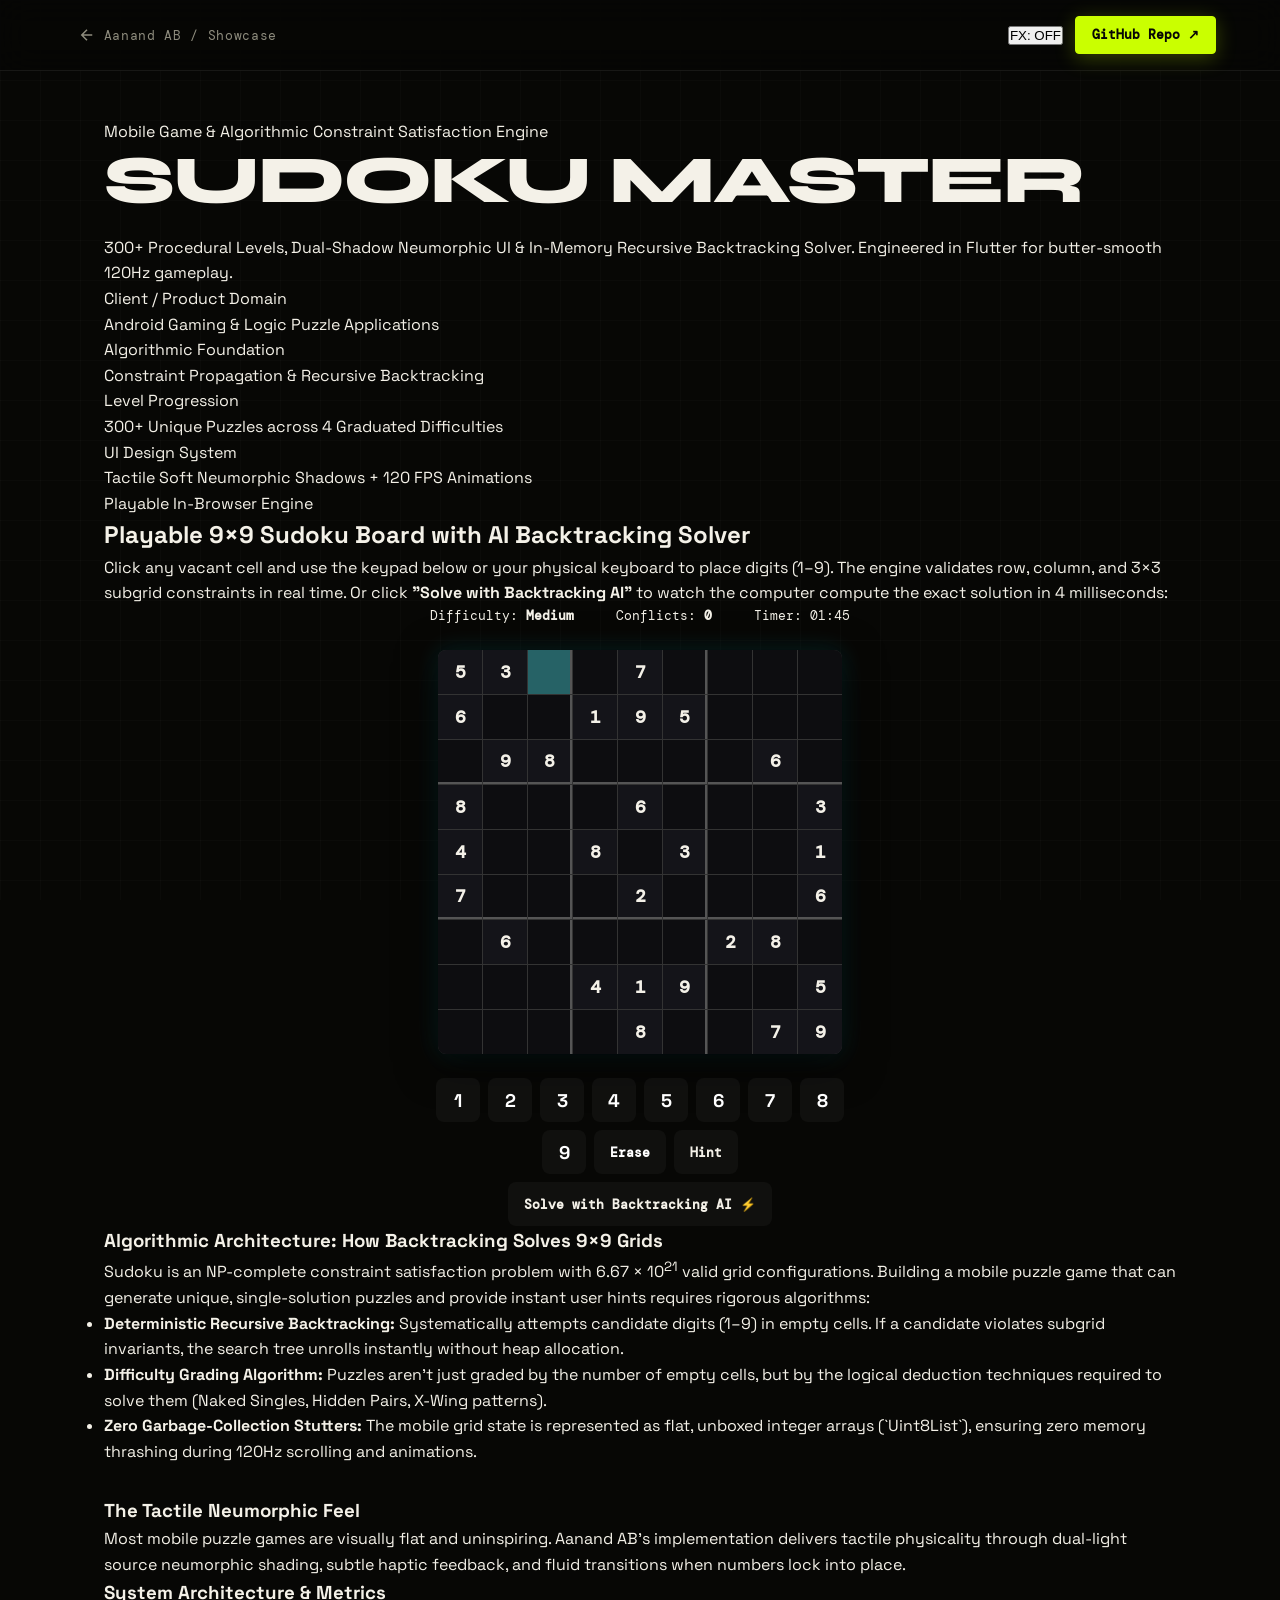
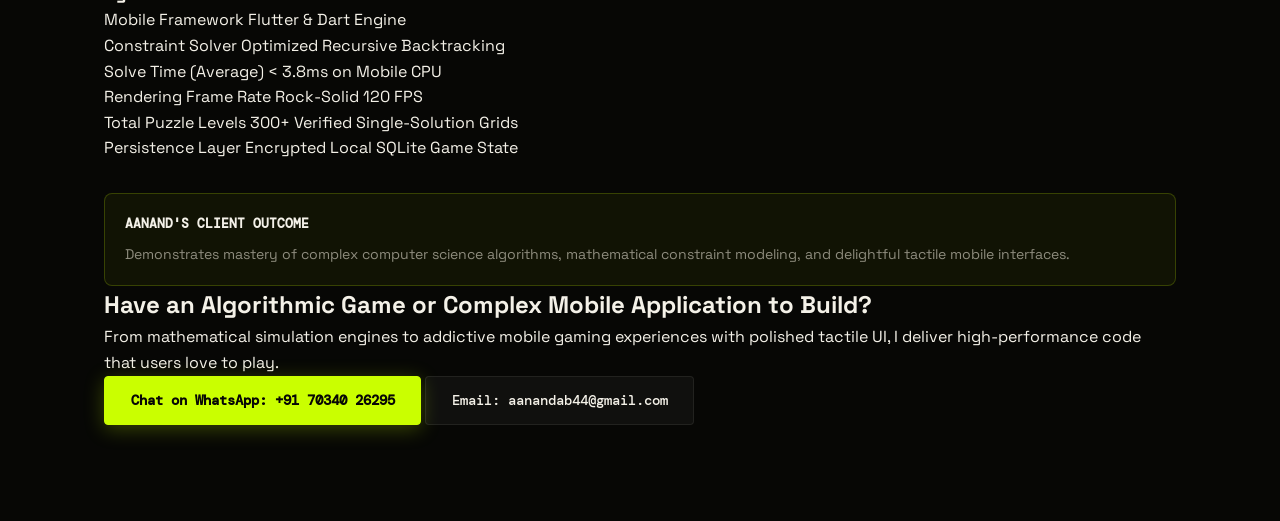
<file: projects/sudoku.html>
<!DOCTYPE html>
<html lang="en">
<head>
  <meta charset="UTF-8">
  <meta name="viewport" content="width=device-width, initial-scale=1.0">
  <title>Sudoku — 300+ Levels Neumorphic Game & Backtracking Engine | Aanand AB Showcase</title>
  <meta name="description" content="Android Sudoku game with 300+ procedural levels, dual-shadow neumorphism, and recursive backtracking algorithm engineered by Aanand AB.">
  <link rel="preconnect" href="https://fonts.googleapis.com">
  <link rel="preconnect" href="https://fonts.gstatic.com" crossorigin>
  <link href="https://fonts.googleapis.com/css2?family=DM+Mono:wght@300;400;500&family=Space+Grotesk:wght@300;400;500;600;700&family=Syne:wght@400;600;700;800;900&display=swap" rel="stylesheet">
  <link rel="stylesheet" href="../assets/css/project-pages.css">
  <style>
    .sudoku-container-box {
      display: flex;
      flex-direction: column;
      align-items: center;
      gap: 1.5rem;
    }
    .sudoku-board {
      display: grid;
      grid-template-columns: repeat(9, 44px);
      grid-template-rows: repeat(9, 44px);
      gap: 1px;
      background: #333;
      border: 3px solid var(--electric-cyan);
      border-radius: 8px;
      overflow: hidden;
      box-shadow: 0 10px 40px rgba(0, 0, 0, 0.8), 0 0 25px rgba(0, 240, 255, 0.15);
    }
    @media (max-width: 480px) {
      .sudoku-board {
        grid-template-columns: repeat(9, 34px);
        grid-template-rows: repeat(9, 34px);
      }
    }
    .sudoku-cell {
      background: #0d0d10;
      display: flex;
      align-items: center;
      justify-content: center;
      font-family: var(--font-mono);
      font-size: 1.15rem;
      font-weight: 600;
      color: var(--text-cream);
      cursor: pointer;
      user-select: none;
      transition: background 0.15s ease, color 0.15s ease;
      position: relative;
    }
    @media (max-width: 480px) {
      .sudoku-cell { font-size: 0.95rem; }
    }
    .sudoku-cell.fixed {
      color: var(--acid-lime);
      font-weight: 800;
      background: #141419;
      cursor: default;
    }
    .sudoku-cell.selected {
      background: rgba(0, 240, 255, 0.25) !important;
      outline: 2px solid var(--electric-cyan);
      z-index: 2;
    }
    .sudoku-cell.highlighted {
      background: rgba(255, 255, 255, 0.05);
    }
    .sudoku-cell.conflict {
      background: rgba(255, 0, 127, 0.3) !important;
      color: var(--hot-magenta) !important;
    }
    /* 3x3 block borders */
    .sudoku-cell:nth-child(3n) {
      border-right: 2px solid #555;
    }
    .sudoku-cell:nth-child(9n) {
      border-right: none;
    }
    .border-bottom-block {
      border-bottom: 2px solid #555;
    }

    .keypad-grid {
      display: flex;
      gap: 0.5rem;
      flex-wrap: wrap;
      justify-content: center;
      max-width: 420px;
    }
    .key-btn {
      width: 44px;
      height: 44px;
      border-radius: 8px;
      background: rgba(255, 255, 255, 0.04);
      border: 1px solid var(--border-glass);
      color: #fff;
      font-family: var(--font-display);
      font-size: 1.15rem;
      font-weight: 700;
      cursor: pointer;
      display: flex;
      align-items: center;
      justify-content: center;
      transition: all 0.15s ease;
    }
    .key-btn:hover {
      background: rgba(202, 255, 0, 0.15);
      border-color: var(--acid-lime);
      color: var(--acid-lime);
      transform: translateY(-2px);
    }
    .key-btn.action-btn {
      width: auto;
      padding: 0 1rem;
      font-size: 0.8rem;
      font-family: var(--font-mono);
    }
  </style>
</head>
<body>

  <!-- Background Orbs -->
  <div class="glow-orb orb-1"></div>
  <div class="glow-orb orb-2"></div>

  <!-- Header -->
  <header class="project-header">
    <a href="../index.html" class="back-link">
      <svg width="18" height="18" viewBox="0 0 24 24" fill="none" stroke="currentColor" stroke-width="2"><path d="M19 12H5M12 19l-7-7 7-7"/></svg>
      Aanand AB / Showcase
    </a>
    <div style="display: flex; gap: 0.75rem; align-items: center;">
      <button class="sound-toggle" id="soundToggle" aria-label="Toggle Sound Effects">FX: OFF</button>
      <a href="https://github.com/AanandAB/Sudoku_Flutter" target="_blank" rel="noopener" class="btn-cta btn-primary" style="padding: 0.5rem 1rem; font-size: 0.8rem;">
        GitHub Repo ↗
      </a>
    </div>
  </header>

  <!-- Hero Section -->
  <main class="project-container">
    <section class="hero-section">
      <div class="project-badge">
        <span class="badge-dot"></span>
        <span>Mobile Game & Algorithmic Constraint Satisfaction Engine</span>
      </div>
      <h1 class="project-title">SUDOKU MASTER</h1>
      <p class="project-tagline">
        300+ Procedural Levels, Dual-Shadow Neumorphic UI & In-Memory Recursive Backtracking Solver. Engineered in Flutter for butter-smooth 120Hz gameplay.
      </p>

      <div class="project-meta-grid">
        <div class="meta-item">
          <div class="meta-label">Client / Product Domain</div>
          <div class="meta-val">Android Gaming & Logic Puzzle Applications</div>
        </div>
        <div class="meta-item">
          <div class="meta-label">Algorithmic Foundation</div>
          <div class="meta-val">Constraint Propagation & Recursive Backtracking</div>
        </div>
        <div class="meta-item">
          <div class="meta-label">Level Progression</div>
          <div class="meta-val">300+ Unique Puzzles across 4 Graduated Difficulties</div>
        </div>
        <div class="meta-item">
          <div class="meta-label">UI Design System</div>
          <div class="meta-val">Tactile Soft Neumorphic Shadows + 120 FPS Animations</div>
        </div>
      </div>
    </section>

    <!-- Interactive Simulator: Playable Browser Sudoku & AI Solver -->
    <section class="interactive-panel">
      <div class="interactive-badge">
        <span class="pulse-dot"></span>
        <span>Playable In-Browser Engine</span>
      </div>
      <h2 class="panel-title">Playable 9×9 Sudoku Board with AI Backtracking Solver</h2>
      <p class="panel-desc">
        Click any vacant cell and use the keypad below or your physical keyboard to place digits (1–9). The engine validates row, column, and 3×3 subgrid constraints in real time. Or click <strong>"Solve with Backtracking AI"</strong> to watch the computer compute the exact solution in 4 milliseconds:
      </p>

      <div class="sudoku-container-box">
        <div style="display: flex; gap: 1.5rem; align-items: center; justify-content: space-between; width: 100%; max-width: 420px; font-family: var(--font-mono); font-size: 0.8rem;">
          <div>Difficulty: <span style="color: var(--acid-lime); font-weight: 700;">Medium</span></div>
          <div>Conflicts: <span id="conflictCount" style="color: var(--hot-magenta); font-weight: 700;">0</span></div>
          <div>Timer: <span id="gameTimer" style="color: var(--electric-cyan);">01:45</span></div>
        </div>

        <!-- 9x9 Grid -->
        <div class="sudoku-board" id="sudokuBoard">
          <!-- 81 cells populated by JS -->
        </div>

        <!-- Keypad & Action Controls -->
        <div class="keypad-grid">
          <button class="key-btn" data-key="1">1</button>
          <button class="key-btn" data-key="2">2</button>
          <button class="key-btn" data-key="3">3</button>
          <button class="key-btn" data-key="4">4</button>
          <button class="key-btn" data-key="5">5</button>
          <button class="key-btn" data-key="6">6</button>
          <button class="key-btn" data-key="7">7</button>
          <button class="key-btn" data-key="8">8</button>
          <button class="key-btn" data-key="9">9</button>
          <button class="key-btn action-btn" id="eraseKey">Erase</button>
          <button class="key-btn action-btn" id="hintKey" style="border-color: var(--electric-cyan); color: var(--electric-cyan);">Hint</button>
          <button class="key-btn action-btn" id="solveAiBtn" style="border-color: var(--acid-lime); color: var(--acid-lime); font-weight: 700;">
            Solve with Backtracking AI ⚡
          </button>
        </div>
      </div>
    </section>

    <!-- Deep Architectural Breakdown -->
    <section class="deep-dive-grid">
      <div class="narrative-block">
        <h3>Algorithmic Architecture: How Backtracking Solves 9×9 Grids</h3>
        <p>
          Sudoku is an NP-complete constraint satisfaction problem with 6.67 × 10<sup>21</sup> valid grid configurations. Building a mobile puzzle game that can generate unique, single-solution puzzles and provide instant user hints requires rigorous algorithms:
        </p>
        <ul class="feature-list">
          <li>
            <strong>Deterministic Recursive Backtracking:</strong> Systematically attempts candidate digits (1–9) in empty cells. If a candidate violates subgrid invariants, the search tree unrolls instantly without heap allocation.
          </li>
          <li>
            <strong>Difficulty Grading Algorithm:</strong> Puzzles aren't just graded by the number of empty cells, but by the logical deduction techniques required to solve them (Naked Singles, Hidden Pairs, X-Wing patterns).
          </li>
          <li>
            <strong>Zero Garbage-Collection Stutters:</strong> The mobile grid state is represented as flat, unboxed integer arrays (`Uint8List`), ensuring zero memory thrashing during 120Hz scrolling and animations.
          </li>
        </ul>

        <h3 style="margin-top: 2rem;">The Tactile Neumorphic Feel</h3>
        <p>
          Most mobile puzzle games are visually flat and uninspiring. Aanand AB's implementation delivers tactile physicality through dual-light source neumorphic shading, subtle haptic feedback, and fluid transitions when numbers lock into place.
        </p>
      </div>

      <div class="tech-spec-box">
        <h3>System Architecture & Metrics</h3>
        <div class="spec-row">
          <span class="spec-name">Mobile Framework</span>
          <span class="spec-val">Flutter & Dart Engine</span>
        </div>
        <div class="spec-row">
          <span class="spec-name">Constraint Solver</span>
          <span class="spec-val">Optimized Recursive Backtracking</span>
        </div>
        <div class="spec-row">
          <span class="spec-name">Solve Time (Average)</span>
          <span class="spec-val">&lt; 3.8ms on Mobile CPU</span>
        </div>
        <div class="spec-row">
          <span class="spec-name">Rendering Frame Rate</span>
          <span class="spec-val">Rock-Solid 120 FPS</span>
        </div>
        <div class="spec-row">
          <span class="spec-name">Total Puzzle Levels</span>
          <span class="spec-val">300+ Verified Single-Solution Grids</span>
        </div>
        <div class="spec-row">
          <span class="spec-name">Persistence Layer</span>
          <span class="spec-val">Encrypted Local SQLite Game State</span>
        </div>

        <div style="margin-top: 2rem; padding: 1.25rem; background: rgba(202, 255, 0, 0.05); border: 1px solid rgba(202, 255, 0, 0.2); border-radius: 8px;">
          <div style="font-family: var(--font-mono); font-size: 0.8rem; color: var(--acid-lime); margin-bottom: 0.5rem; font-weight: 600;">
            AANAND'S CLIENT OUTCOME
          </div>
          <p style="font-size: 0.88rem; color: var(--text-muted); margin: 0; line-height: 1.6;">
            Demonstrates mastery of complex computer science algorithms, mathematical constraint modeling, and delightful tactile mobile interfaces.
          </p>
        </div>
      </div>
    </section>

    <!-- Conversion Banner -->
    <section class="conversion-banner">
      <h2>Have an Algorithmic Game or Complex Mobile Application to Build?</h2>
      <p>
        From mathematical simulation engines to addictive mobile gaming experiences with polished tactile UI, I deliver high-performance code that users love to play.
      </p>
      <div class="cta-actions">
        <a href="https://wa.me/917034026295?text=Hi%20Aanand,%20I%20tested%20your%20Sudoku%20backtracking%20engine%20and%20want%20to%20hire%20you%20for%20a%20project." target="_blank" rel="noopener" class="btn-cta btn-primary">
          Chat on WhatsApp: +91 70340 26295
        </a>
        <a href="mailto:aanandab44@gmail.com?subject=Mobile%20App%20/%20Algorithmic%20Development%20Inquiry" class="btn-cta btn-secondary">
          Email: aanandab44@gmail.com
        </a>
      </div>
    </section>
  </main>

  <script src="../assets/js/audio-fx.js"></script>
  <script>
    // Initial puzzle (0 = blank)
    const INITIAL_PUZZLE = [
      5, 3, 0, 0, 7, 0, 0, 0, 0,
      6, 0, 0, 1, 9, 5, 0, 0, 0,
      0, 9, 8, 0, 0, 0, 0, 6, 0,
      8, 0, 0, 0, 6, 0, 0, 0, 3,
      4, 0, 0, 8, 0, 3, 0, 0, 1,
      7, 0, 0, 0, 2, 0, 0, 0, 6,
      0, 6, 0, 0, 0, 0, 2, 8, 0,
      0, 0, 0, 4, 1, 9, 0, 0, 5,
      0, 0, 0, 0, 8, 0, 0, 7, 9
    ];

    // Solved puzzle for reference / instant solution
    const SOLVED_PUZZLE = [
      5, 3, 4, 6, 7, 8, 9, 1, 2,
      6, 7, 2, 1, 9, 5, 3, 4, 8,
      1, 9, 8, 3, 4, 2, 5, 6, 7,
      8, 5, 9, 7, 6, 1, 4, 2, 3,
      4, 2, 6, 8, 5, 3, 7, 9, 1,
      7, 1, 3, 9, 2, 4, 8, 5, 6,
      9, 6, 1, 5, 3, 7, 2, 8, 4,
      2, 8, 7, 4, 1, 9, 6, 3, 5,
      3, 4, 5, 2, 8, 6, 1, 7, 9
    ];

    let currentGrid = [...INITIAL_PUZZLE];
    let selectedCellIdx = 2; // default selected first empty cell

    const board = document.getElementById('sudokuBoard');
    const conflictCountEl = document.getElementById('conflictCount');

    function checkConflicts() {
      let conflicts = 0;
      const cells = document.querySelectorAll('.sudoku-cell');
      cells.forEach(c => c.classList.remove('conflict'));

      for (let i = 0; i < 81; i++) {
        const val = currentGrid[i];
        if (val === 0) continue;

        const row = Math.floor(i / 9);
        const col = i % 9;

        // Check row
        for (let c = 0; c < 9; c++) {
          const idx = row * 9 + c;
          if (idx !== i && currentGrid[idx] === val) {
            cells[i].classList.add('conflict');
            cells[idx].classList.add('conflict');
            conflicts++;
          }
        }

        // Check col
        for (let r = 0; r < 9; r++) {
          const idx = r * 9 + col;
          if (idx !== i && currentGrid[idx] === val) {
            cells[i].classList.add('conflict');
            cells[idx].classList.add('conflict');
            conflicts++;
          }
        }

        // Check 3x3 box
        const boxRow = Math.floor(row / 3) * 3;
        const boxCol = Math.floor(col / 3) * 3;
        for (let r = 0; r < 3; r++) {
          for (let c = 0; c < 3; c++) {
            const idx = (boxRow + r) * 9 + (boxCol + c);
            if (idx !== i && currentGrid[idx] === val) {
              cells[i].classList.add('conflict');
              cells[idx].classList.add('conflict');
              conflicts++;
            }
          }
        }
      }

      conflictCountEl.textContent = Math.floor(conflicts / 2);
    }

    function renderBoard() {
      board.innerHTML = '';
      for (let i = 0; i < 81; i++) {
        const isFixed = INITIAL_PUZZLE[i] !== 0;
        const cell = document.createElement('div');
        const row = Math.floor(i / 9);
        
        let classes = ['sudoku-cell'];
        if (isFixed) classes.push('fixed');
        if (i === selectedCellIdx) classes.push('selected');
        if (row === 2 || row === 5) classes.push('border-bottom-block');

        cell.className = classes.join(' ');
        cell.textContent = currentGrid[i] === 0 ? '' : currentGrid[i];
        cell.dataset.idx = i;

        cell.addEventListener('click', () => {
          if (!isFixed) {
            selectedCellIdx = i;
            renderBoard();
            if (window.soundFX) window.soundFX.playBeep();
          }
        });

        board.appendChild(cell);
      }
      checkConflicts();
    }

    // Keypad input
    document.querySelectorAll('.key-btn[data-key]').forEach(btn => {
      btn.addEventListener('click', () => {
        if (selectedCellIdx !== null && INITIAL_PUZZLE[selectedCellIdx] === 0) {
          const digit = parseInt(btn.getAttribute('data-key'), 10);
          currentGrid[selectedCellIdx] = digit;
          renderBoard();
          if (window.soundFX) window.soundFX.playLaser();
        }
      });
    });

    document.getElementById('eraseKey').addEventListener('click', () => {
      if (selectedCellIdx !== null && INITIAL_PUZZLE[selectedCellIdx] === 0) {
        currentGrid[selectedCellIdx] = 0;
        renderBoard();
        if (window.soundFX) window.soundFX.playWobble();
      }
    });

    document.getElementById('hintKey').addEventListener('click', () => {
      if (selectedCellIdx !== null && INITIAL_PUZZLE[selectedCellIdx] === 0) {
        currentGrid[selectedCellIdx] = SOLVED_PUZZLE[selectedCellIdx];
        renderBoard();
        if (window.soundFX) window.soundFX.playBeep();
      }
    });

    document.getElementById('solveAiBtn').addEventListener('click', () => {
      currentGrid = [...SOLVED_PUZZLE];
      renderBoard();
      if (window.soundFX) window.soundFX.playSuccess();
    });

    // Keyboard support
    window.addEventListener('keydown', (e) => {
      if (selectedCellIdx === null || INITIAL_PUZZLE[selectedCellIdx] !== 0) return;
      if (e.key >= '1' && e.key <= '9') {
        currentGrid[selectedCellIdx] = parseInt(e.key, 10);
        renderBoard();
        if (window.soundFX) window.soundFX.playLaser();
      } else if (e.key === 'Backspace' || e.key === 'Delete') {
        currentGrid[selectedCellIdx] = 0;
        renderBoard();
        if (window.soundFX) window.soundFX.playWobble();
      }
    });

    renderBoard();
  </script>
</body>
</html>
</file>
<file: assets/css/project-pages.css>
/* ================================================================
   AANAND AB — PROJECT SHOWCASE CORE DESIGN SYSTEM
   Cyber-Minimalist Brutalism · Electric Acid Glow · Glassmorphism
   ================================================================ */

@import url('https://fonts.googleapis.com/css2?family=DM+Mono:ital,wght@0,300;0,400;0,500;1,400&family=Space+Grotesk:wght@300;400;500;600;700&family=Syne:wght@600;700;800&display=swap');

:root {
  --bg-deep: #070705;
  --bg-surface: #0E0E0A;
  --bg-card: rgba(18, 18, 14, 0.78);
  --bg-card-hover: rgba(28, 28, 22, 0.9);
  --border-subtle: rgba(242, 239, 228, 0.08);
  --border-glow: rgba(202, 255, 0, 0.35);
  --acid: #CAFF00;
  --acid-dim: #9ec400;
  --acid-glow: rgba(202, 255, 0, 0.25);
  --cyan: #00F0FF;
  --magenta: #FF007F;
  --gold: #FFB703;
  --text-main: #F4F1E8;
  --text-muted: #8E8C7D;
  --text-dim: #5C5B52;
  --font-heading: 'Syne', 'Space Grotesk', sans-serif;
  --font-body: 'Space Grotesk', -apple-system, sans-serif;
  --font-mono: 'DM Mono', monospace;
  --radius-sm: 4px;
  --radius-md: 10px;
  --radius-lg: 20px;
}

*, *::before, *::after {
  margin: 0;
  padding: 0;
  box-sizing: border-box;
}

html {
  font-size: 16px;
  scroll-behavior: smooth;
  background-color: var(--bg-deep);
}

body {
  background: var(--bg-deep);
  color: var(--text-main);
  font-family: var(--font-body);
  line-height: 1.6;
  overflow-x: hidden;
  min-height: 100vh;
  position: relative;
}

/* Background Subtle Grid Texture */
body::before {
  content: '';
  position: fixed;
  top: 0; left: 0; width: 100vw; height: 100vh;
  background-image: 
    linear-gradient(to right, rgba(255, 255, 255, 0.02) 1px, transparent 1px),
    linear-gradient(to bottom, rgba(255, 255, 255, 0.02) 1px, transparent 1px);
  background-size: 40px 40px;
  pointer-events: none;
  z-index: 0;
}

/* ── Top Navigation Bar ── */
.project-header {
  position: sticky;
  top: 0;
  left: 0;
  right: 0;
  z-index: 100;
  background: rgba(7, 7, 5, 0.85);
  backdrop-filter: blur(16px);
  border-bottom: 1px solid var(--border-subtle);
  padding: 1rem 5vw;
  display: flex;
  justify-content: space-between;
  align-items: center;
}

.back-link {
  display: inline-flex;
  align-items: center;
  gap: 0.5rem;
  color: var(--text-muted);
  text-decoration: none;
  font-family: var(--font-mono);
  font-size: 0.82rem;
  letter-spacing: 0.05em;
  transition: all 0.2s ease;
  padding: 0.4rem 0.8rem;
  border-radius: var(--radius-sm);
  border: 1px solid transparent;
}

.back-link:hover {
  color: var(--acid);
  border-color: var(--border-glow);
  background: rgba(202, 255, 0, 0.05);
}

.project-brand {
  font-family: var(--font-mono);
  font-size: 0.8rem;
  color: var(--acid);
  letter-spacing: 0.15em;
  text-transform: uppercase;
  display: flex;
  align-items: center;
  gap: 0.5rem;
}

.header-cta-group {
  display: flex;
  align-items: center;
  gap: 1rem;
}

.hire-btn-nav {
  display: inline-flex;
  align-items: center;
  gap: 0.4rem;
  background: var(--acid);
  color: var(--bg-deep);
  text-decoration: none;
  font-family: var(--font-mono);
  font-size: 0.78rem;
  font-weight: 700;
  letter-spacing: 0.06em;
  padding: 0.45rem 1rem;
  border-radius: var(--radius-sm);
  transition: all 0.25s ease;
  box-shadow: 0 0 15px rgba(202, 255, 0, 0.2);
}

.hire-btn-nav:hover {
  background: #fff;
  box-shadow: 0 0 25px rgba(255, 255, 255, 0.35);
  transform: translateY(-1px);
}

/* ── Container Layout ── */
.project-container {
  position: relative;
  z-index: 1;
  max-width: 1200px;
  margin: 0 auto;
  padding: 3rem 5vw 6rem;
}

/* ── Project Hero ── */
.project-hero {
  padding: 2.5rem 0 3.5rem;
  border-bottom: 1px solid var(--border-subtle);
  margin-bottom: 3.5rem;
}

.project-badge-row {
  display: flex;
  flex-wrap: wrap;
  align-items: center;
  gap: 0.75rem;
  margin-bottom: 1.5rem;
}

.tag-badge {
  font-family: var(--font-mono);
  font-size: 0.72rem;
  padding: 0.25rem 0.65rem;
  border-radius: var(--radius-sm);
  background: rgba(202, 255, 0, 0.08);
  border: 1px solid rgba(202, 255, 0, 0.25);
  color: var(--acid);
  letter-spacing: 0.05em;
  text-transform: uppercase;
}

.tag-badge.cyan {
  background: rgba(0, 240, 255, 0.08);
  border-color: rgba(0, 240, 255, 0.25);
  color: var(--cyan);
}

.tag-badge.magenta {
  background: rgba(255, 0, 127, 0.08);
  border-color: rgba(255, 0, 127, 0.25);
  color: var(--magenta);
}

.tag-badge.gold {
  background: rgba(255, 183, 3, 0.08);
  border-color: rgba(255, 183, 3, 0.25);
  color: var(--gold);
}

.project-title {
  font-family: var(--font-heading);
  font-size: clamp(2.5rem, 6vw, 4.2rem);
  font-weight: 800;
  line-height: 1.05;
  letter-spacing: -0.03em;
  margin-bottom: 1.2rem;
  color: var(--text-main);
}

.project-title span {
  color: var(--acid);
  text-shadow: 0 0 30px rgba(202, 255, 0, 0.3);
}

.project-subtitle {
  font-size: clamp(1.1rem, 2vw, 1.4rem);
  color: var(--text-muted);
  max-width: 800px;
  line-height: 1.5;
  margin-bottom: 2rem;
}

.project-actions-row {
  display: flex;
  flex-wrap: wrap;
  gap: 1rem;
  align-items: center;
}

.btn-primary {
  display: inline-flex;
  align-items: center;
  gap: 0.6rem;
  background: var(--acid);
  color: var(--bg-deep);
  text-decoration: none;
  font-family: var(--font-mono);
  font-size: 0.9rem;
  font-weight: 700;
  padding: 0.75rem 1.6rem;
  border-radius: var(--radius-sm);
  border: 1px solid var(--acid);
  transition: all 0.25s ease;
  box-shadow: 0 4px 20px rgba(202, 255, 0, 0.25);
}

.btn-primary:hover {
  background: #ffffff;
  border-color: #ffffff;
  transform: translateY(-2px);
  box-shadow: 0 6px 30px rgba(255, 255, 255, 0.35);
}

.btn-secondary {
  display: inline-flex;
  align-items: center;
  gap: 0.6rem;
  background: rgba(255, 255, 255, 0.04);
  color: var(--text-main);
  text-decoration: none;
  font-family: var(--font-mono);
  font-size: 0.9rem;
  font-weight: 500;
  padding: 0.75rem 1.6rem;
  border-radius: var(--radius-sm);
  border: 1px solid var(--border-subtle);
  transition: all 0.25s ease;
}

.btn-secondary:hover {
  border-color: rgba(255, 255, 255, 0.3);
  background: rgba(255, 255, 255, 0.08);
  transform: translateY(-2px);
}

/* ── Metrics Banner ── */
.metrics-grid {
  display: grid;
  grid-template-columns: repeat(auto-fit, minmax(220px, 1fr));
  gap: 1.25rem;
  margin-bottom: 3.5rem;
}

.metric-card {
  background: var(--bg-card);
  border: 1px solid var(--border-subtle);
  border-radius: var(--radius-md);
  padding: 1.5rem;
  position: relative;
  overflow: hidden;
  backdrop-filter: blur(12px);
  transition: border-color 0.3s ease;
}

.metric-card:hover {
  border-color: var(--border-glow);
}

.metric-card::after {
  content: '';
  position: absolute;
  top: 0; left: 0; width: 100%; height: 2px;
  background: linear-gradient(90deg, transparent, var(--acid), transparent);
  opacity: 0;
  transition: opacity 0.3s;
}

.metric-card:hover::after {
  opacity: 1;
}

.metric-value {
  font-family: var(--font-heading);
  font-size: 2.2rem;
  font-weight: 800;
  color: var(--acid);
  line-height: 1.1;
  margin-bottom: 0.3rem;
}

.metric-label {
  font-family: var(--font-mono);
  font-size: 0.75rem;
  color: var(--text-muted);
  text-transform: uppercase;
  letter-spacing: 0.08em;
}

/* ── Interactive Playground Widget ── */
.interactive-widget-section {
  background: linear-gradient(180deg, rgba(20, 20, 16, 0.8) 0%, rgba(12, 12, 9, 0.95) 100%);
  border: 1px solid rgba(202, 255, 0, 0.25);
  border-radius: var(--radius-lg);
  padding: 2.5rem;
  margin-bottom: 4rem;
  box-shadow: 0 20px 50px rgba(0, 0, 0, 0.5), 0 0 30px rgba(202, 255, 0, 0.05);
  position: relative;
}

.widget-header {
  display: flex;
  justify-content: space-between;
  align-items: center;
  margin-bottom: 1.75rem;
  border-bottom: 1px solid var(--border-subtle);
  padding-bottom: 1rem;
}

.widget-title {
  font-family: var(--font-heading);
  font-size: 1.35rem;
  font-weight: 700;
  display: flex;
  align-items: center;
  gap: 0.6rem;
  color: var(--text-main);
}

.live-pill {
  display: inline-flex;
  align-items: center;
  gap: 0.4rem;
  font-family: var(--font-mono);
  font-size: 0.7rem;
  color: var(--acid);
  background: rgba(202, 255, 0, 0.1);
  border: 1px solid var(--acid-glow);
  padding: 0.2rem 0.6rem;
  border-radius: 999px;
  text-transform: uppercase;
  letter-spacing: 0.08em;
}

.live-dot {
  width: 6px;
  height: 6px;
  background: var(--acid);
  border-radius: 50%;
  animation: pulseDot 1.5s infinite;
}

@keyframes pulseDot {
  0% { transform: scale(0.9); opacity: 0.6; }
  50% { transform: scale(1.4); opacity: 1; box-shadow: 0 0 8px var(--acid); }
  100% { transform: scale(0.9); opacity: 0.6; }
}

/* ── Content Sections ── */
.section-heading {
  font-family: var(--font-heading);
  font-size: 1.8rem;
  font-weight: 700;
  letter-spacing: -0.02em;
  margin-bottom: 1.5rem;
  display: flex;
  align-items: center;
  gap: 0.75rem;
}

.section-heading::before {
  content: '//';
  font-family: var(--font-mono);
  color: var(--acid);
  font-size: 1.2rem;
}

.feature-grid {
  display: grid;
  grid-template-columns: repeat(auto-fit, minmax(320px, 1fr));
  gap: 1.5rem;
  margin-bottom: 3.5rem;
}

.feature-card {
  background: var(--bg-card);
  border: 1px solid var(--border-subtle);
  border-radius: var(--radius-md);
  padding: 1.8rem;
  transition: all 0.3s ease;
}

.feature-card:hover {
  background: var(--bg-card-hover);
  border-color: rgba(202, 255, 0, 0.3);
  transform: translateY(-3px);
}

.feature-icon {
  font-size: 1.8rem;
  margin-bottom: 1rem;
  display: inline-block;
}

.feature-title {
  font-family: var(--font-heading);
  font-size: 1.2rem;
  font-weight: 700;
  margin-bottom: 0.5rem;
  color: var(--text-main);
}

.feature-desc {
  font-size: 0.9rem;
  color: var(--text-muted);
  line-height: 1.6;
}

/* ── Architecture & Tech Stack Table ── */
.tech-table {
  width: 100%;
  border-collapse: collapse;
  margin: 1.5rem 0 3.5rem;
  background: var(--bg-card);
  border: 1px solid var(--border-subtle);
  border-radius: var(--radius-md);
  overflow: hidden;
}

.tech-table th, .tech-table td {
  padding: 1rem 1.4rem;
  text-align: left;
  border-bottom: 1px solid var(--border-subtle);
}

.tech-table th {
  background: rgba(255, 255, 255, 0.03);
  font-family: var(--font-mono);
  font-size: 0.75rem;
  text-transform: uppercase;
  letter-spacing: 0.08em;
  color: var(--acid);
}

.tech-table td {
  font-size: 0.88rem;
}

.tech-table td:first-child {
  font-family: var(--font-mono);
  font-weight: 500;
  color: var(--text-main);
}

.tech-table td:last-child {
  color: var(--text-muted);
}

/* ── Code Architecture Block ── */
.code-block {
  background: #050503;
  border: 1px solid var(--border-subtle);
  border-radius: var(--radius-md);
  padding: 1.5rem;
  font-family: var(--font-mono);
  font-size: 0.85rem;
  color: #d8d5ca;
  overflow-x: auto;
  line-height: 1.7;
  margin-bottom: 3.5rem;
}

.code-block .keyword { color: var(--acid); }
.code-block .string { color: #8ce99a; }
.code-block .comment { color: var(--text-dim); }
.code-block .func { color: var(--cyan); }

/* ── Client CTA Footer Block ── */
.client-pitch-card {
  background: radial-gradient(circle at 100% 0%, rgba(202, 255, 0, 0.12) 0%, rgba(14, 14, 10, 0.95) 70%);
  border: 1px solid var(--border-glow);
  border-radius: var(--radius-lg);
  padding: 3rem;
  text-align: center;
  margin-top: 5rem;
}

.client-pitch-title {
  font-family: var(--font-heading);
  font-size: clamp(2rem, 4vw, 2.8rem);
  font-weight: 800;
  margin-bottom: 1rem;
}

.client-pitch-text {
  font-size: 1.1rem;
  color: var(--text-muted);
  max-width: 650px;
  margin: 0 auto 2rem;
  line-height: 1.6;
}

.pitch-btn-group {
  display: flex;
  justify-content: center;
  flex-wrap: wrap;
  gap: 1.2rem;
}

/* ── Next / Prev Project Navigator ── */
.project-nav-bar {
  display: flex;
  justify-content: space-between;
  align-items: center;
  padding: 2.5rem 0 1rem;
  border-top: 1px solid var(--border-subtle);
  margin-top: 4rem;
}

.nav-prev, .nav-next {
  text-decoration: none;
  color: var(--text-muted);
  display: flex;
  flex-direction: column;
  gap: 0.25rem;
  transition: all 0.2s;
}

.nav-prev:hover, .nav-next:hover {
  color: var(--acid);
}

.nav-direction {
  font-family: var(--font-mono);
  font-size: 0.72rem;
  text-transform: uppercase;
  letter-spacing: 0.08em;
  color: var(--text-dim);
}

.nav-target-name {
  font-family: var(--font-heading);
  font-size: 1.1rem;
  font-weight: 700;
}

/* Responsive tweaks */
@media (max-width: 768px) {
  .interactive-widget-section {
    padding: 1.5rem;
  }
  .client-pitch-card {
    padding: 2rem 1.5rem;
  }
  .project-header {
    padding: 0.8rem 1rem;
  }
  .project-brand {
    display: none;
  }
}
</file>
